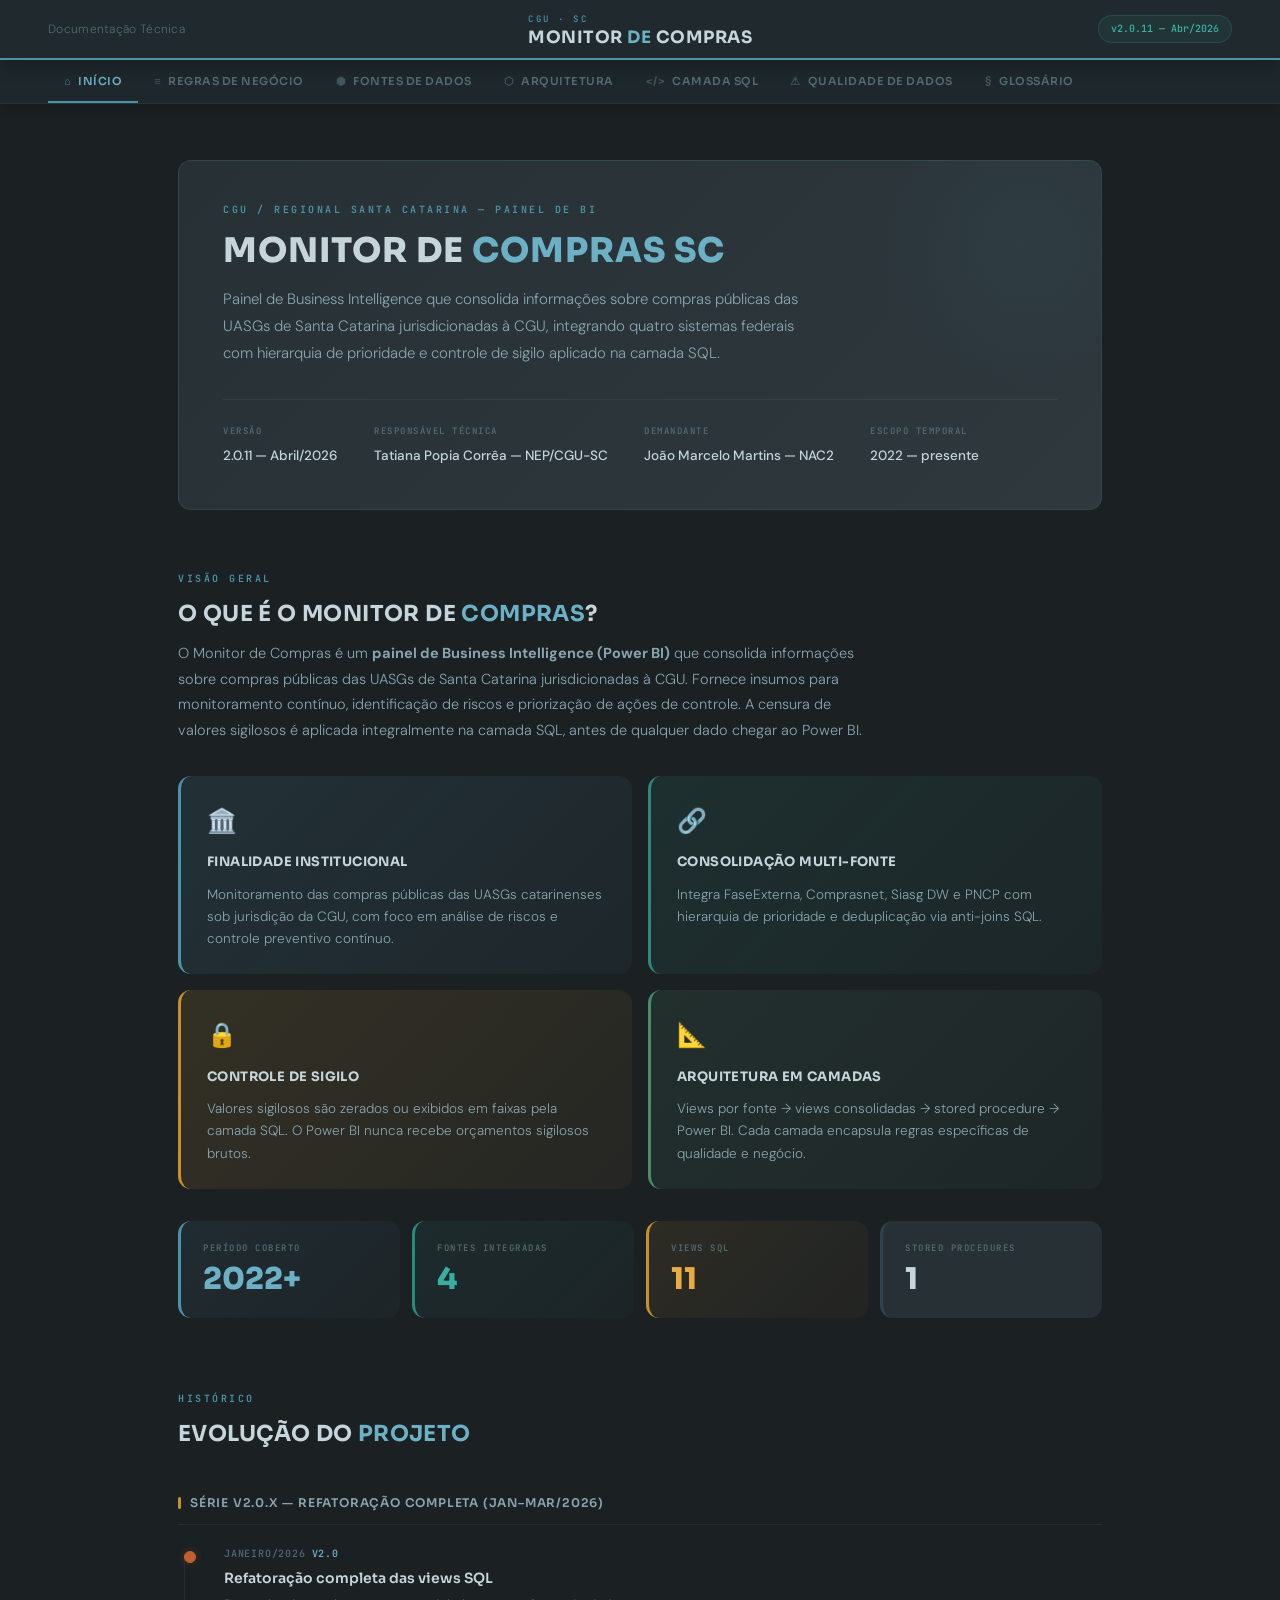
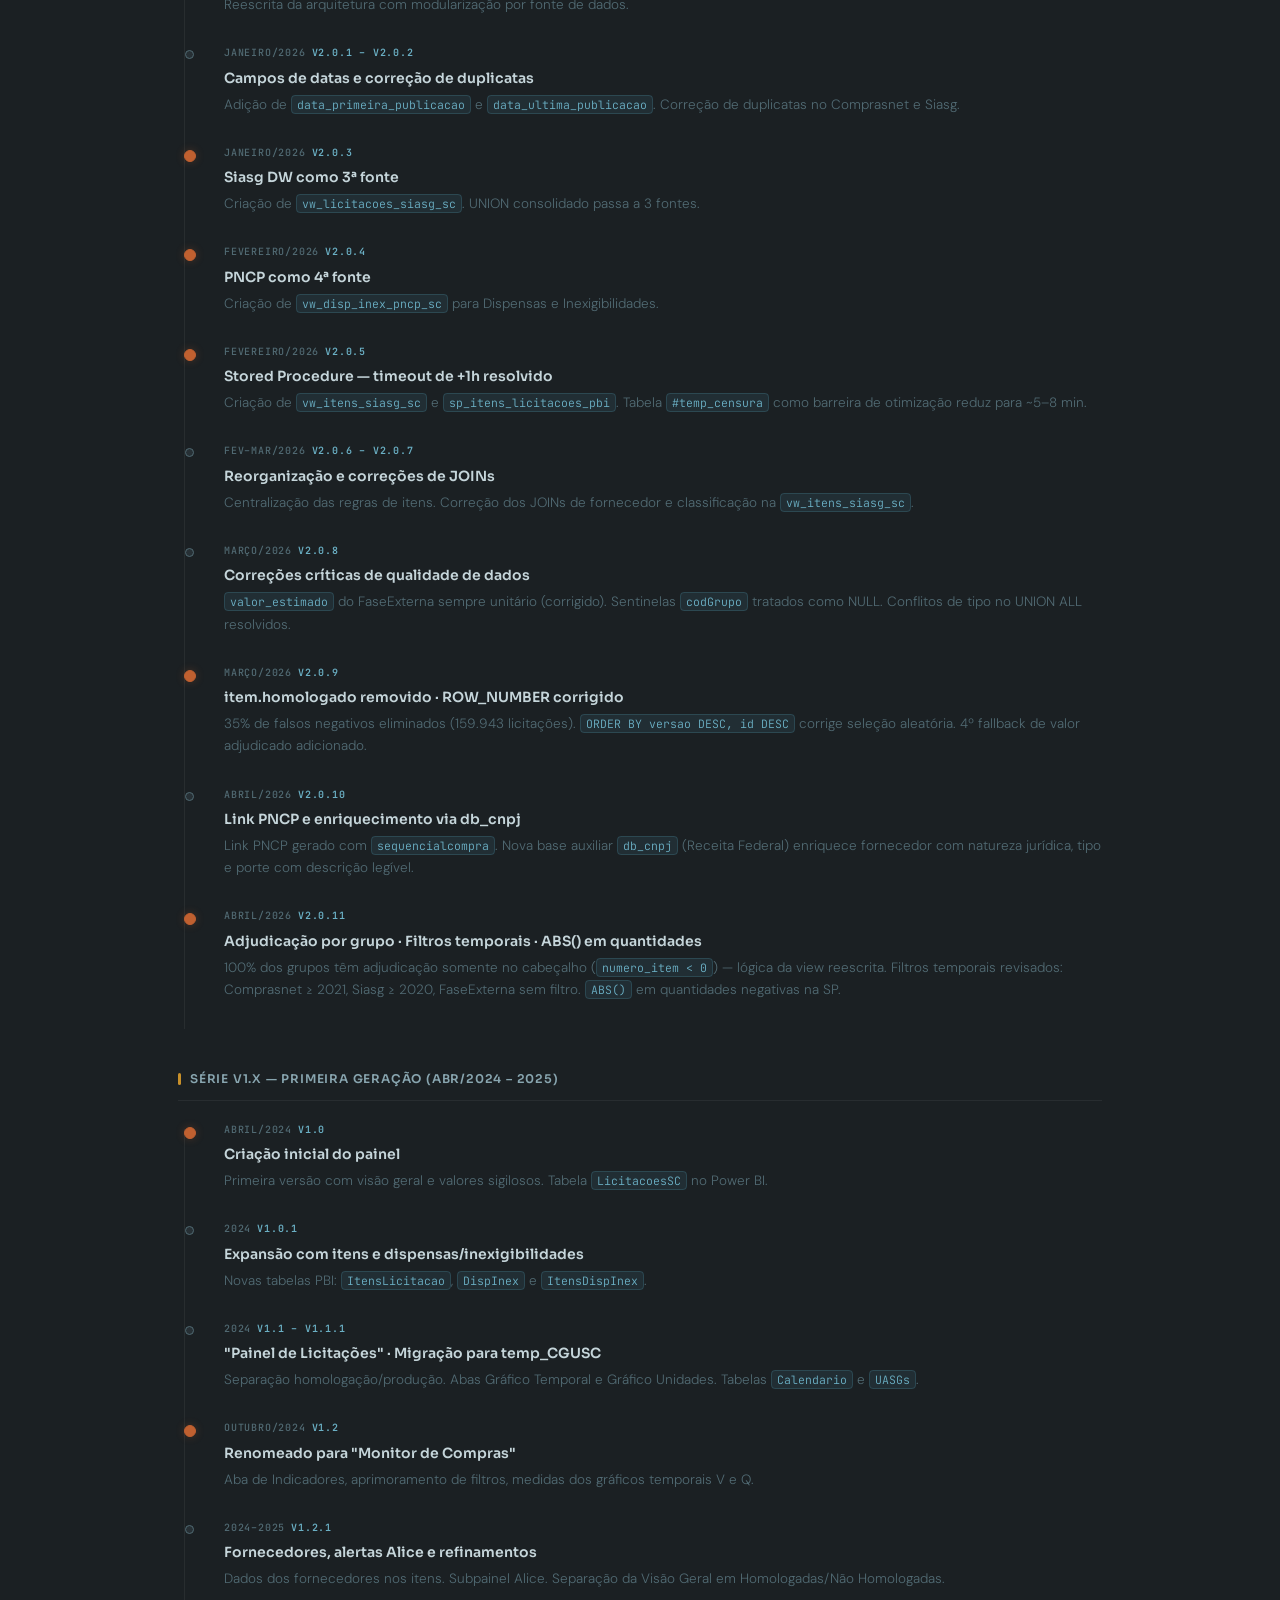
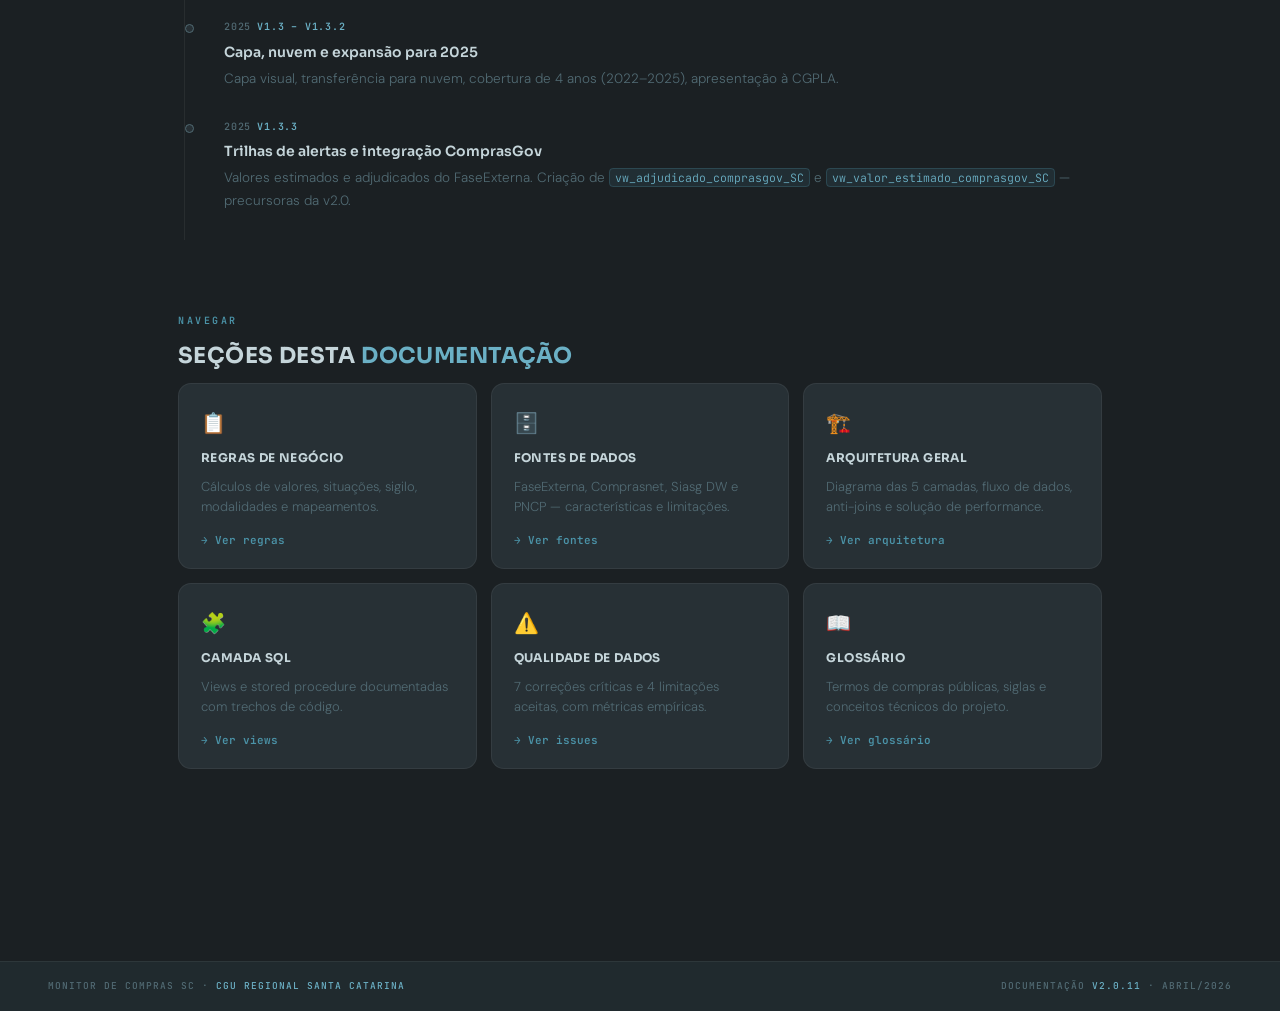
<file: index.html>
<!DOCTYPE html>
<html lang="pt-BR">
<head>
  <meta charset="UTF-8">
  <meta name="viewport" content="width=device-width, initial-scale=1.0">
  <title>Monitor de Compras SC — Documentação</title>
  <link rel="stylesheet" href="style.css">
</head>
<body>

<!-- ── HEADER ─────────────────────────────────────────── -->
<header class="site-header">
  <!-- Esquerda: "Documentação Técnica" (some em telas pequenas) -->
  <span class="header-doc-label">Documentação Técnica</span>

  <!-- Centro: CGU·SC + Monitor de Compras, alinhados à esquerda entre si -->
  <a class="header-brand" href="index.html">
    <div class="brand-meta">
      <span class="brand-label">CGU · SC</span>
      <span class="brand-title">Monitor <em>de</em> Compras</span>
    </div>
  </a>

  <!-- Direita: versão -->
  <div class="header-right">
    <span class="version-pill">v2.0.11 — Abr/2026</span>
  </div>
</header>

<!-- ── TABS ───────────────────────────────────────────── -->
<nav class="tab-nav">
  <a class="tab-link active" href="index.html"><span class="tab-icon">⌂</span> Início</a>
  <a class="tab-link" href="regras-negocio.html"><span class="tab-icon">≡</span> Regras de Negócio</a>
  <a class="tab-link" href="fontes-de-dados.html"><span class="tab-icon">⬢</span> Fontes de Dados</a>
  <a class="tab-link" href="arquitetura.html"><span class="tab-icon">⬡</span> Arquitetura</a>
  <a class="tab-link" href="camada-sql.html"><span class="tab-icon">&lt;/&gt;</span> Camada SQL</a>
  <a class="tab-link" href="qualidade-dados.html"><span class="tab-icon">⚠</span> Qualidade de Dados</a>
  <a class="tab-link" href="glossario.html"><span class="tab-icon">§</span> Glossário</a>
</nav>

<!-- ── CONTEÚDO ───────────────────────────────────────── -->
<div class="page-wrap">

  <!-- HERO -->
  <div class="hero">
    <div class="hero-eyebrow">CGU / Regional Santa Catarina — Painel de BI</div>
    <div class="hero-title">Monitor de <span>Compras SC</span></div>
    <p class="hero-desc">
      Painel de Business Intelligence que consolida informações sobre compras públicas das
      UASGs de Santa Catarina jurisdicionadas à CGU, integrando quatro sistemas federais
      com hierarquia de prioridade e controle de sigilo aplicado na camada SQL.
    </p>
    <div class="hero-meta">
      <div class="hero-meta-item">
        <span class="lbl">Versão</span>
        <span class="val">2.0.11 — Abril/2026</span>
      </div>
      <div class="hero-meta-item">
        <span class="lbl">Responsável Técnica</span>
        <span class="val">Tatiana Popia Corrêa — NEP/CGU-SC</span>
      </div>
      <div class="hero-meta-item">
        <span class="lbl">Demandante</span>
        <span class="val">João Marcelo Martins — NAC2</span>
      </div>
      <div class="hero-meta-item">
        <span class="lbl">Escopo Temporal</span>
        <span class="val">2022 — presente</span>
      </div>
    </div>
  </div>

  <!-- VISÃO GERAL -->
  <div class="section">
    <div class="section-eyebrow">Visão Geral</div>
    <h2 class="section-title">O que é o Monitor de <em>Compras</em>?</h2>
    <p class="section-desc">
      O Monitor de Compras é um <strong>painel de Business Intelligence (Power BI)</strong>
      que consolida informações sobre compras públicas das UASGs de Santa Catarina
      jurisdicionadas à CGU. Fornece insumos para monitoramento contínuo, identificação
      de riscos e priorização de ações de controle. A censura de valores sigilosos é
      aplicada integralmente na camada SQL, antes de qualquer dado chegar ao Power BI.
    </p>

    <!-- 4 feature cards — cada um com cor diferente -->
    <div class="feat-grid">
      <div class="feat-card feat-blue">
        <span class="feat-icon">🏛️</span>
        <div class="feat-title">Finalidade Institucional</div>
        <p class="feat-text">
          Monitoramento das compras públicas das UASGs catarinenses sob jurisdição
          da CGU, com foco em análise de riscos e controle preventivo contínuo.
        </p>
      </div>
      <div class="feat-card feat-teal">
        <span class="feat-icon">🔗</span>
        <div class="feat-title">Consolidação Multi-Fonte</div>
        <p class="feat-text">
          Integra FaseExterna, Comprasnet, Siasg DW e PNCP com hierarquia de
          prioridade e deduplicação via anti-joins SQL.
        </p>
      </div>
      <div class="feat-card feat-amber">
        <span class="feat-icon">🔒</span>
        <div class="feat-title">Controle de Sigilo</div>
        <p class="feat-text">
          Valores sigilosos são zerados ou exibidos em faixas pela camada SQL.
          O Power BI nunca recebe orçamentos sigilosos brutos.
        </p>
      </div>
      <div class="feat-card feat-sage">
        <span class="feat-icon">📐</span>
        <div class="feat-title">Arquitetura em Camadas</div>
        <p class="feat-text">
          Views por fonte → views consolidadas → stored procedure → Power BI.
          Cada camada encapsula regras específicas de qualidade e negócio.
        </p>
      </div>
    </div>

    <!-- 4 stat cards -->
    <div class="stat-row">
      <div class="stat-card blue">
        <span class="stat-label">Período coberto</span>
        <span class="stat-value">2022+</span>
      </div>
      <div class="stat-card teal">
        <span class="stat-label">Fontes integradas</span>
        <span class="stat-value">4</span>
      </div>
      <div class="stat-card amber">
        <span class="stat-label">Views SQL</span>
        <span class="stat-value">11</span>
      </div>
      <div class="stat-card neutral">
        <span class="stat-label">Stored Procedures</span>
        <span class="stat-value">1</span>
      </div>
    </div>
  </div>

  <!-- HISTÓRICO -->
  <div class="section">
    <div class="section-eyebrow">Histórico</div>
    <h2 class="section-title">Evolução do <em>Projeto</em></h2>

    <h3 class="sub-title">Série v2.0.x — Refatoração Completa (Jan–Mar/2026)</h3>
    <div class="timeline">
      <div class="tl-item major">
        <div class="tl-date">Janeiro/2026<span class="tl-version">v2.0</span></div>
        <div class="tl-title">Refatoração completa das views SQL</div>
        <div class="tl-desc">Reescrita da arquitetura com modularização por fonte de dados.</div>
      </div>
      <div class="tl-item">
        <div class="tl-date">Janeiro/2026<span class="tl-version">v2.0.1 – v2.0.2</span></div>
        <div class="tl-title">Campos de datas e correção de duplicatas</div>
        <div class="tl-desc">Adição de <code>data_primeira_publicacao</code> e <code>data_ultima_publicacao</code>. Correção de duplicatas no Comprasnet e Siasg.</div>
      </div>
      <div class="tl-item major">
        <div class="tl-date">Janeiro/2026<span class="tl-version">v2.0.3</span></div>
        <div class="tl-title">Siasg DW como 3ª fonte</div>
        <div class="tl-desc">Criação de <code>vw_licitacoes_siasg_sc</code>. UNION consolidado passa a 3 fontes.</div>
      </div>
      <div class="tl-item major">
        <div class="tl-date">Fevereiro/2026<span class="tl-version">v2.0.4</span></div>
        <div class="tl-title">PNCP como 4ª fonte</div>
        <div class="tl-desc">Criação de <code>vw_disp_inex_pncp_sc</code> para Dispensas e Inexigibilidades.</div>
      </div>
      <div class="tl-item major">
        <div class="tl-date">Fevereiro/2026<span class="tl-version">v2.0.5</span></div>
        <div class="tl-title">Stored Procedure — timeout de +1h resolvido</div>
        <div class="tl-desc">Criação de <code>vw_itens_siasg_sc</code> e <code>sp_itens_licitacoes_pbi</code>. Tabela <code>#temp_censura</code> como barreira de otimização reduz para ~5–8 min.</div>
      </div>
      <div class="tl-item">
        <div class="tl-date">Fev–Mar/2026<span class="tl-version">v2.0.6 – v2.0.7</span></div>
        <div class="tl-title">Reorganização e correções de JOINs</div>
        <div class="tl-desc">Centralização das regras de itens. Correção dos JOINs de fornecedor e classificação na <code>vw_itens_siasg_sc</code>.</div>
      </div>
      <div class="tl-item">
        <div class="tl-date">Março/2026<span class="tl-version">v2.0.8</span></div>
        <div class="tl-title">Correções críticas de qualidade de dados</div>
        <div class="tl-desc"><code>valor_estimado</code> do FaseExterna sempre unitário (corrigido). Sentinelas <code>codGrupo</code> tratados como NULL. Conflitos de tipo no UNION ALL resolvidos.</div>
      </div>
      <div class="tl-item major">
        <div class="tl-date">Março/2026<span class="tl-version">v2.0.9</span></div>
        <div class="tl-title">item.homologado removido · ROW_NUMBER corrigido</div>
        <div class="tl-desc">35% de falsos negativos eliminados (159.943 licitações). <code>ORDER BY versao DESC, id DESC</code> corrige seleção aleatória. 4º fallback de valor adjudicado adicionado.</div>
      </div>
      <div class="tl-item">
        <div class="tl-date">Abril/2026<span class="tl-version">v2.0.10</span></div>
        <div class="tl-title">Link PNCP e enriquecimento via db_cnpj</div>
        <div class="tl-desc">Link PNCP gerado com <code>sequencialcompra</code>. Nova base auxiliar <code>db_cnpj</code> (Receita Federal) enriquece fornecedor com natureza jurídica, tipo e porte com descrição legível.</div>
      </div>
      <div class="tl-item major">
        <div class="tl-date">Abril/2026<span class="tl-version">v2.0.11</span></div>
        <div class="tl-title">Adjudicação por grupo · Filtros temporais · ABS() em quantidades</div>
        <div class="tl-desc">100% dos grupos têm adjudicação somente no cabeçalho (<code>numero_item &lt; 0</code>) — lógica da view reescrita. Filtros temporais revisados: Comprasnet ≥ 2021, Siasg ≥ 2020, FaseExterna sem filtro. <code>ABS()</code> em quantidades negativas na SP.</div>
      </div>
    </div>

    <h3 class="sub-title">Série v1.x — Primeira Geração (Abr/2024 – 2025)</h3>
    <div class="timeline">
      <div class="tl-item major">
        <div class="tl-date">Abril/2024<span class="tl-version">v1.0</span></div>
        <div class="tl-title">Criação inicial do painel</div>
        <div class="tl-desc">Primeira versão com visão geral e valores sigilosos. Tabela <code>LicitacoesSC</code> no Power BI.</div>
      </div>
      <div class="tl-item">
        <div class="tl-date">2024<span class="tl-version">v1.0.1</span></div>
        <div class="tl-title">Expansão com itens e dispensas/inexigibilidades</div>
        <div class="tl-desc">Novas tabelas PBI: <code>ItensLicitacao</code>, <code>DispInex</code> e <code>ItensDispInex</code>.</div>
      </div>
      <div class="tl-item">
        <div class="tl-date">2024<span class="tl-version">v1.1 – v1.1.1</span></div>
        <div class="tl-title">"Painel de Licitações" · Migração para temp_CGUSC</div>
        <div class="tl-desc">Separação homologação/produção. Abas Gráfico Temporal e Gráfico Unidades. Tabelas <code>Calendario</code> e <code>UASGs</code>.</div>
      </div>
      <div class="tl-item major">
        <div class="tl-date">Outubro/2024<span class="tl-version">v1.2</span></div>
        <div class="tl-title">Renomeado para "Monitor de Compras"</div>
        <div class="tl-desc">Aba de Indicadores, aprimoramento de filtros, medidas dos gráficos temporais V e Q.</div>
      </div>
      <div class="tl-item">
        <div class="tl-date">2024–2025<span class="tl-version">v1.2.1</span></div>
        <div class="tl-title">Fornecedores, alertas Alice e refinamentos</div>
        <div class="tl-desc">Dados dos fornecedores nos itens. Subpainel Alice. Separação da Visão Geral em Homologadas/Não Homologadas.</div>
      </div>
      <div class="tl-item">
        <div class="tl-date">2025<span class="tl-version">v1.3 – v1.3.2</span></div>
        <div class="tl-title">Capa, nuvem e expansão para 2025</div>
        <div class="tl-desc">Capa visual, transferência para nuvem, cobertura de 4 anos (2022–2025), apresentação à CGPLA.</div>
      </div>
      <div class="tl-item">
        <div class="tl-date">2025<span class="tl-version">v1.3.3</span></div>
        <div class="tl-title">Trilhas de alertas e integração ComprasGov</div>
        <div class="tl-desc">Valores estimados e adjudicados do FaseExterna. Criação de <code>vw_adjudicado_comprasgov_SC</code> e <code>vw_valor_estimado_comprasgov_SC</code> — precursoras da v2.0.</div>
      </div>
    </div>
  </div>

  <!-- NAVEGAÇÃO -->
  <div class="section">
    <div class="section-eyebrow">Navegar</div>
    <h2 class="section-title">Seções desta <em>Documentação</em></h2>

    <div class="nav-cards">
      <a class="nav-card" href="regras-negocio.html">
        <span class="nc-icon">📋</span>
        <div class="nc-title">Regras de Negócio</div>
        <p class="nc-desc">Cálculos de valores, situações, sigilo, modalidades e mapeamentos.</p>
        <div class="nc-arrow">→ Ver regras</div>
      </a>
      <a class="nav-card" href="fontes-de-dados.html">
        <span class="nc-icon">🗄️</span>
        <div class="nc-title">Fontes de Dados</div>
        <p class="nc-desc">FaseExterna, Comprasnet, Siasg DW e PNCP — características e limitações.</p>
        <div class="nc-arrow">→ Ver fontes</div>
      </a>
      <a class="nav-card" href="arquitetura.html">
        <span class="nc-icon">🏗️</span>
        <div class="nc-title">Arquitetura Geral</div>
        <p class="nc-desc">Diagrama das 5 camadas, fluxo de dados, anti-joins e solução de performance.</p>
        <div class="nc-arrow">→ Ver arquitetura</div>
      </a>
      <a class="nav-card" href="camada-sql.html">
        <span class="nc-icon">🧩</span>
        <div class="nc-title">Camada SQL</div>
        <p class="nc-desc">Views e stored procedure documentadas com trechos de código.</p>
        <div class="nc-arrow">→ Ver views</div>
      </a>
      <a class="nav-card" href="qualidade-dados.html">
        <span class="nc-icon">⚠️</span>
        <div class="nc-title">Qualidade de Dados</div>
        <p class="nc-desc">7 correções críticas e 4 limitações aceitas, com métricas empíricas.</p>
        <div class="nc-arrow">→ Ver issues</div>
      </a>
      <a class="nav-card" href="glossario.html">
        <span class="nc-icon">📖</span>
        <div class="nc-title">Glossário</div>
        <p class="nc-desc">Termos de compras públicas, siglas e conceitos técnicos do projeto.</p>
        <div class="nc-arrow">→ Ver glossário</div>
      </a>
    </div>
  </div>

</div><!-- /page-wrap -->

<footer class="page-footer">
  <div>Monitor de Compras SC · <span>CGU Regional Santa Catarina</span></div>
  <div>Documentação <span>v2.0.11</span> · Abril/2026</div>
</footer>

</body>
</html>
</file>
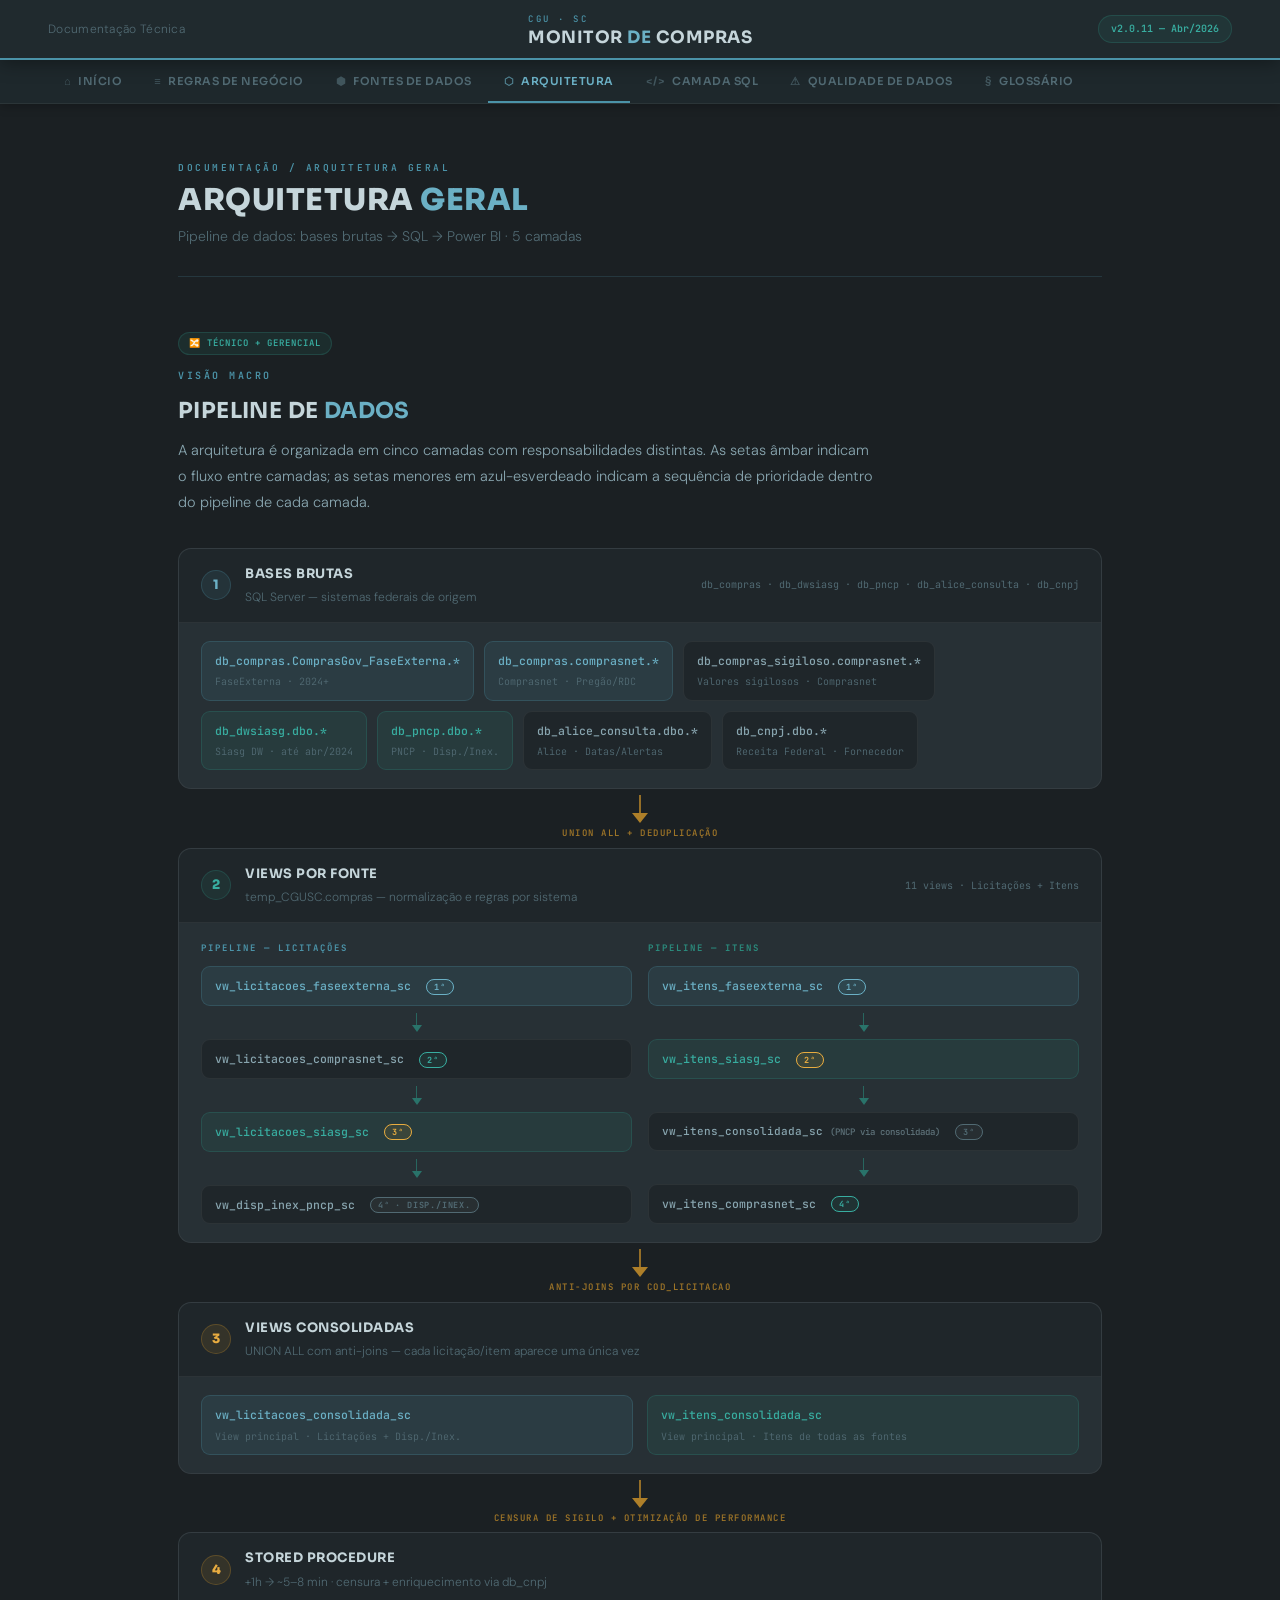
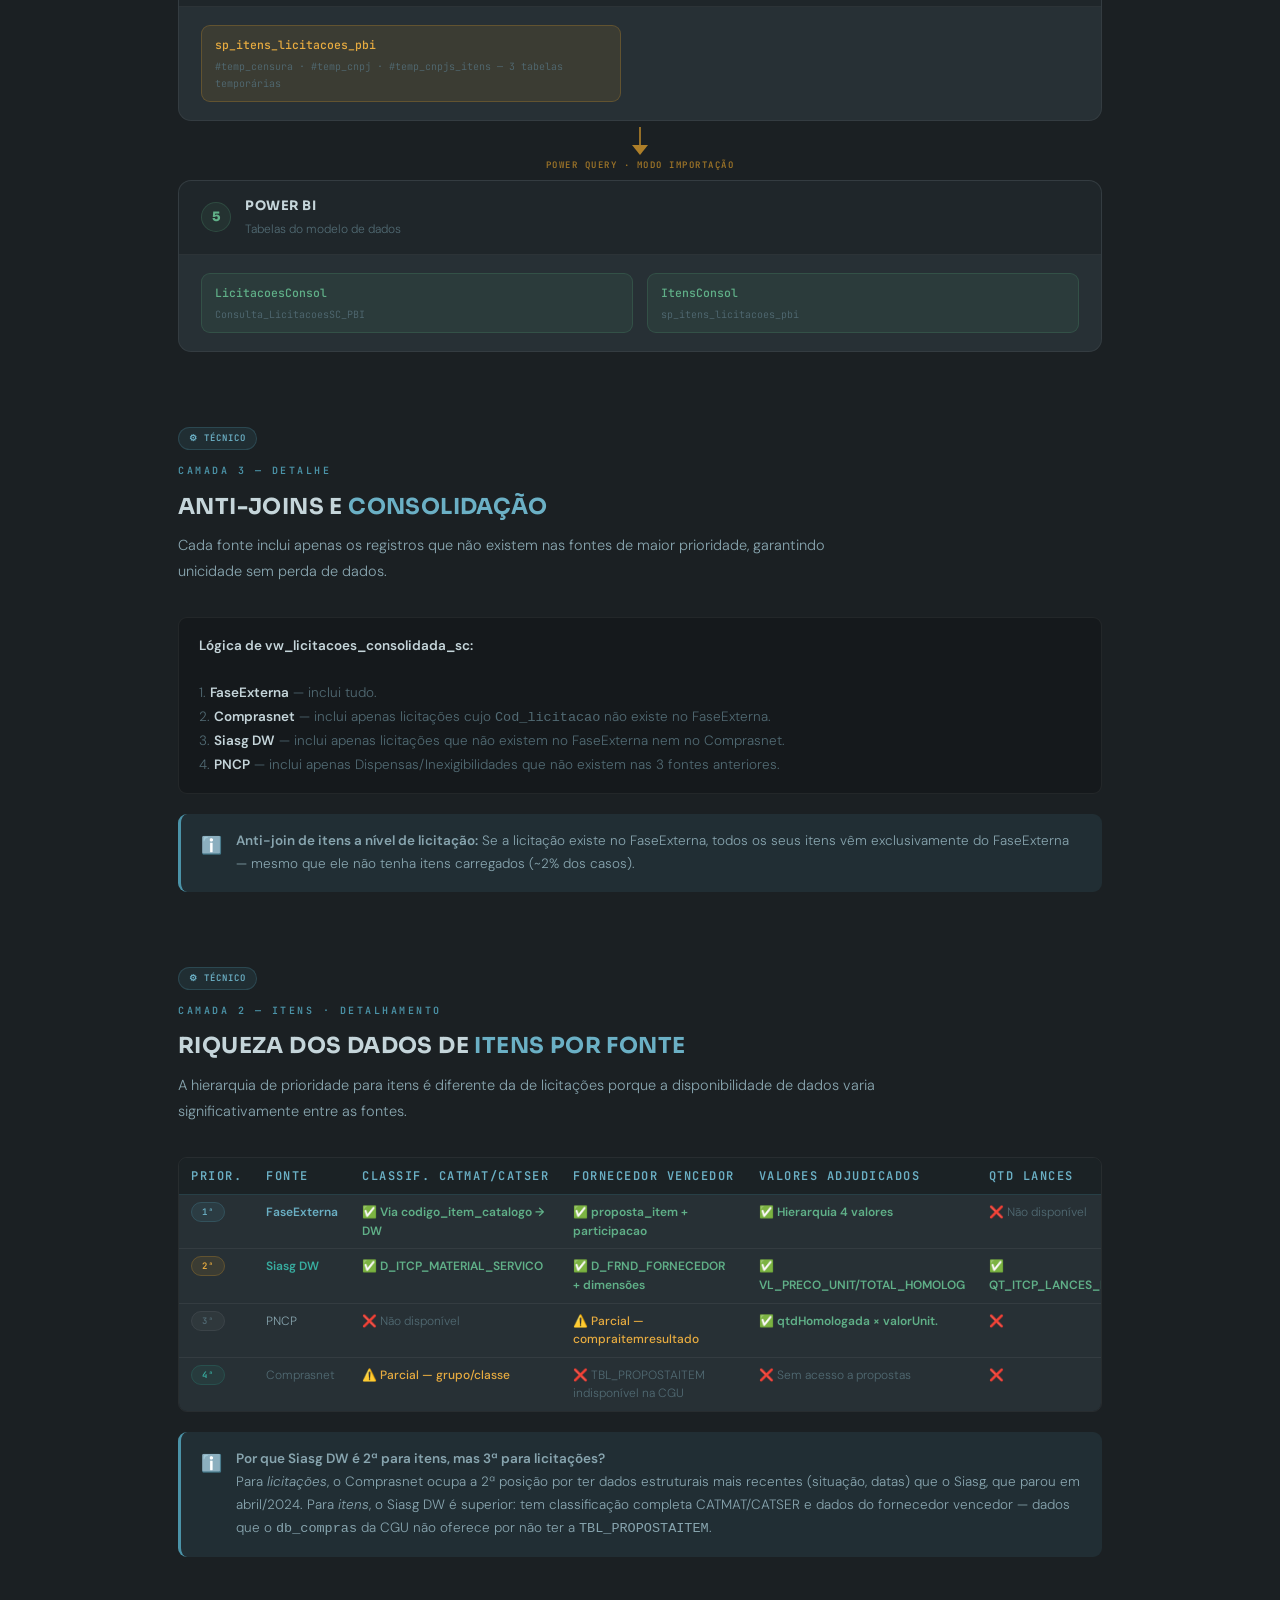
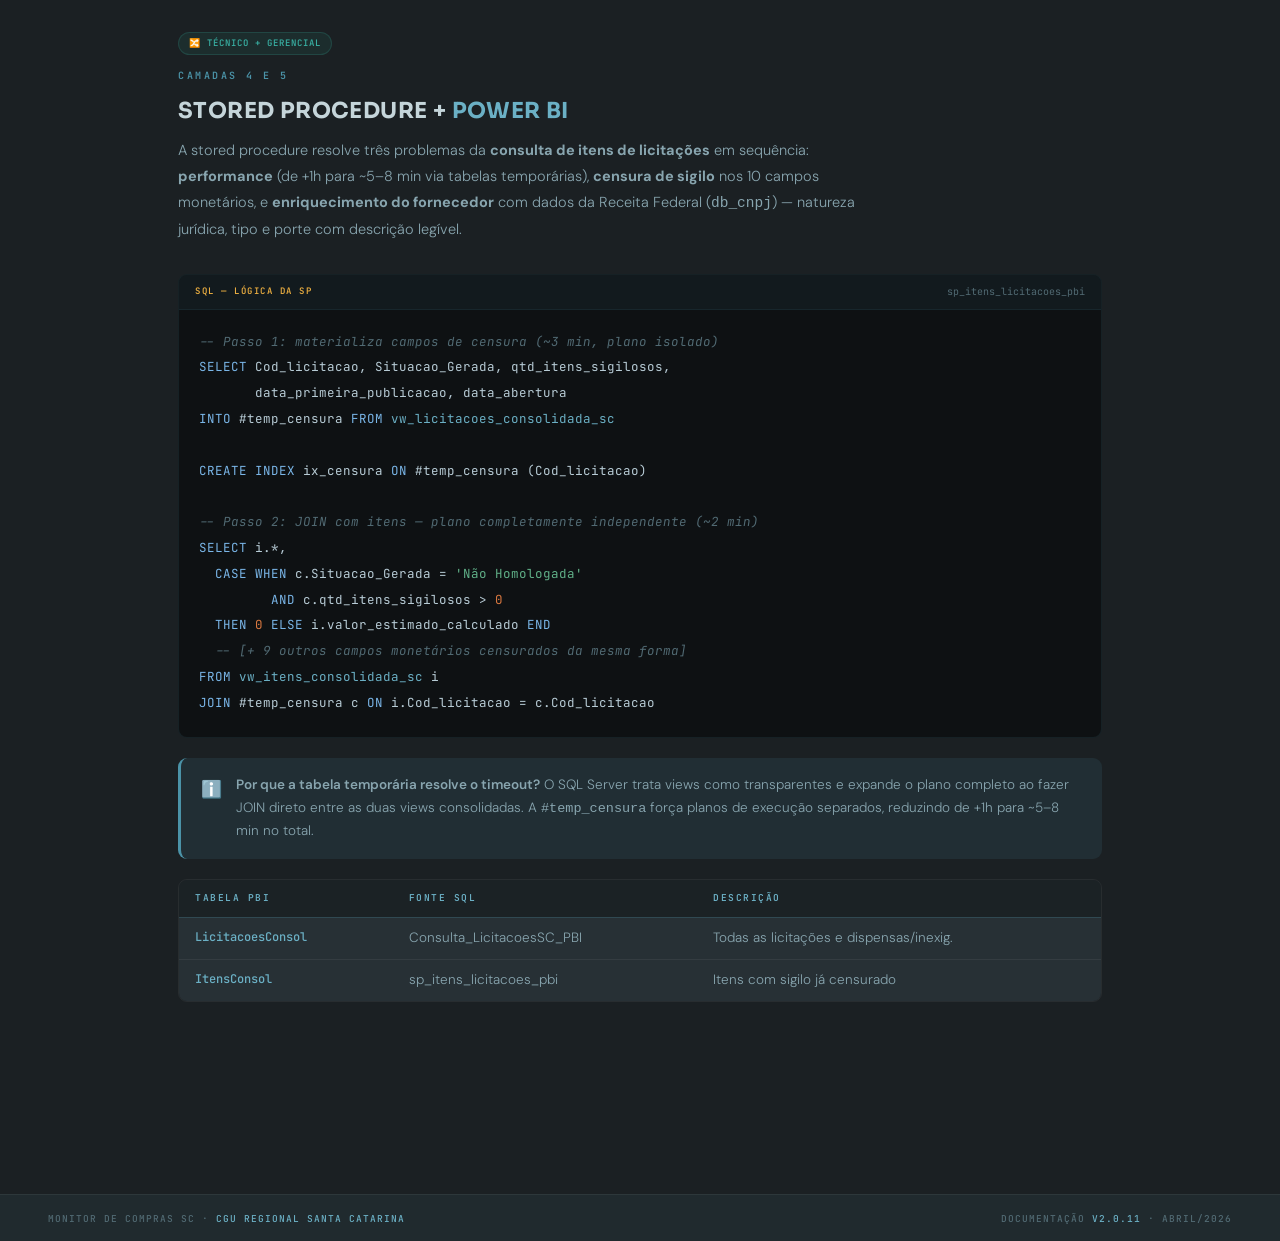
<file: arquitetura.html>
<!DOCTYPE html>
<html lang="pt-BR">
<head>
  <meta charset="UTF-8">
  <meta name="viewport" content="width=device-width, initial-scale=1.0">
  <title>Arquitetura — Monitor de Compras SC</title>
  <link rel="stylesheet" href="style.css">
<style>.richness-table td, .richness-table th { font-size: 12px !important; padding: 8px 12px !important; } .richness-table td:first-child { font-size: 11px !important; }</style>
</head>
<body>

<header class="site-header">
  <span class="header-doc-label">Documentação Técnica</span>
  <a class="header-brand" href="index.html">
    <div class="brand-meta">
      <span class="brand-label">CGU · SC</span>
      <span class="brand-title">Monitor <em>de</em> Compras</span>
    </div>
  </a>
  <div class="header-right"><span class="version-pill">v2.0.11 — Abr/2026</span></div>
</header>

<nav class="tab-nav">
  <a class="tab-link" href="index.html"><span class="tab-icon">⌂</span> Início</a>
  <a class="tab-link" href="regras-negocio.html"><span class="tab-icon">≡</span> Regras de Negócio</a>
  <a class="tab-link" href="fontes-de-dados.html"><span class="tab-icon">⬢</span> Fontes de Dados</a>
  <a class="tab-link active" href="arquitetura.html"><span class="tab-icon">⬡</span> Arquitetura</a>
  <a class="tab-link" href="camada-sql.html"><span class="tab-icon">&lt;/&gt;</span> Camada SQL</a>
  <a class="tab-link" href="qualidade-dados.html"><span class="tab-icon">⚠</span> Qualidade de Dados</a>
  <a class="tab-link" href="glossario.html"><span class="tab-icon">§</span> Glossário</a>
</nav>

<div class="page-wrap">

  <div class="page-top">
    <div class="page-eyebrow">Documentação / Arquitetura Geral</div>
    <h1 class="page-title">Arquitetura <em>Geral</em></h1>
    <p class="page-subtitle">Pipeline de dados: bases brutas → SQL → Power BI · 5 camadas</p>
  </div>

  <!-- PIPELINE PRINCIPAL -->
  <div class="section">
    <span class="badge badge-hibrido">🔀 Técnico + Gerencial</span>
    <div class="section-eyebrow">Visão Macro</div>
    <h2 class="section-title">Pipeline de <em>Dados</em></h2>
    <p class="section-desc">A arquitetura é organizada em cinco camadas com responsabilidades distintas. As setas âmbar indicam o fluxo entre camadas; as setas menores em azul-esverdeado indicam a sequência de prioridade dentro do pipeline de cada camada.</p>

    <div class="pipeline-wrap">

      <!-- 1ª Camada -->
      <div class="pipe-layer">
        <div class="pipe-layer-header">
          <div class="pipe-layer-num" style="background:var(--blue-bg);border:1px solid var(--blue-bdr);color:var(--blue-lt);">1</div>
          <div>
            <div class="pipe-layer-title">Bases Brutas</div>
            <div style="font-size:12px;font-weight:300;color:var(--text-muted);margin-top:2px;">SQL Server — sistemas federais de origem</div>
          </div>
          <span class="pipe-layer-sub">db_compras · db_dwsiasg · db_pncp · db_alice_consulta · db_cnpj</span>
        </div>
        <div class="pipe-layer-body">
          <div style="display:flex;gap:10px;flex-wrap:wrap;">
            <div class="pipe-view blue">db_compras.ComprasGov_FaseExterna.*<div style="font-size:10px;color:var(--text-muted);margin-top:3px;font-weight:300;">FaseExterna · 2024+</div></div>
            <div class="pipe-view blue">db_compras.comprasnet.*<div style="font-size:10px;color:var(--text-muted);margin-top:3px;font-weight:300;">Comprasnet · Pregão/RDC</div></div>
            <div class="pipe-view">db_compras_sigiloso.comprasnet.*<div style="font-size:10px;color:var(--text-muted);margin-top:3px;font-weight:300;">Valores sigilosos · Comprasnet</div></div>
            <div class="pipe-view teal">db_dwsiasg.dbo.*<div style="font-size:10px;color:var(--text-muted);margin-top:3px;font-weight:300;">Siasg DW · até abr/2024</div></div>
            <div class="pipe-view teal">db_pncp.dbo.*<div style="font-size:10px;color:var(--text-muted);margin-top:3px;font-weight:300;">PNCP · Disp./Inex.</div></div>
            <div class="pipe-view">db_alice_consulta.dbo.*<div style="font-size:10px;color:var(--text-muted);margin-top:3px;font-weight:300;">Alice · Datas/Alertas</div></div>
            <div class="pipe-view">db_cnpj.dbo.*<div style="font-size:10px;color:var(--text-muted);margin-top:3px;font-weight:300;">Receita Federal · Fornecedor</div></div>
          </div>
        </div>
      </div>

      <div class="pipe-arrow-big">
        <div class="arrow-line"></div>
        <div class="arrow-head"></div>
        <div class="pipe-arrow-label">UNION ALL + Deduplicação</div>
      </div>

      <!-- 2ª Camada -->
      <div class="pipe-layer">
        <div class="pipe-layer-header">
          <div class="pipe-layer-num" style="background:var(--teal-bg);border:1px solid var(--teal-bdr);color:var(--teal-lt);">2</div>
          <div>
            <div class="pipe-layer-title">Views por Fonte</div>
            <div style="font-size:12px;font-weight:300;color:var(--text-muted);margin-top:2px;">temp_CGUSC.compras — normalização e regras por sistema</div>
          </div>
          <span class="pipe-layer-sub">11 views · Licitações + Itens</span>
        </div>
        <div class="pipe-layer-body">
          <div class="pipe-views-grid">

            <!-- Pipeline licitações -->
            <div class="pipe-col">
              <div class="pipe-col-label" style="color:var(--blue);">Pipeline — Licitações</div>
              <div class="pipe-view blue">vw_licitacoes_faseexterna_sc <span class="pipe-priority p1">1ª</span></div>
              <div class="pipe-arrow-small-wrap"><div style="display:flex;flex-direction:column;align-items:center;padding:4px 0;"><div style="width:1px;height:12px;background:var(--teal);opacity:.6;"></div><div style="width:0;height:0;border-left:5px solid transparent;border-right:5px solid transparent;border-top:7px solid var(--teal);opacity:.75;"></div></div></div>
              <div class="pipe-view">vw_licitacoes_comprasnet_sc <span class="pipe-priority p2">2ª</span></div>
              <div class="pipe-arrow-small-wrap"><div style="display:flex;flex-direction:column;align-items:center;padding:4px 0;"><div style="width:1px;height:12px;background:var(--teal);opacity:.6;"></div><div style="width:0;height:0;border-left:5px solid transparent;border-right:5px solid transparent;border-top:7px solid var(--teal);opacity:.75;"></div></div></div>
              <div class="pipe-view teal">vw_licitacoes_siasg_sc <span class="pipe-priority p3">3ª</span></div>
              <div class="pipe-arrow-small-wrap"><div style="display:flex;flex-direction:column;align-items:center;padding:4px 0;"><div style="width:1px;height:12px;background:var(--teal);opacity:.6;"></div><div style="width:0;height:0;border-left:5px solid transparent;border-right:5px solid transparent;border-top:7px solid var(--teal);opacity:.75;"></div></div></div>
              <div class="pipe-view">vw_disp_inex_pncp_sc <span class="pipe-priority p4">4ª · Disp./Inex.</span></div>
            </div>

            <!-- Pipeline itens -->
            <div class="pipe-col">
              <div class="pipe-col-label" style="color:var(--teal);">Pipeline — Itens</div>
              <div class="pipe-view blue">vw_itens_faseexterna_sc <span class="pipe-priority p1">1ª</span></div>
              <div class="pipe-arrow-small-wrap"><div style="display:flex;flex-direction:column;align-items:center;padding:4px 0;"><div style="width:1px;height:12px;background:var(--teal);opacity:.6;"></div><div style="width:0;height:0;border-left:5px solid transparent;border-right:5px solid transparent;border-top:7px solid var(--teal);opacity:.75;"></div></div></div>
              <div class="pipe-view teal">vw_itens_siasg_sc <span class="pipe-priority p3">2ª</span></div>
              <div class="pipe-arrow-small-wrap"><div style="display:flex;flex-direction:column;align-items:center;padding:4px 0;"><div style="width:1px;height:12px;background:var(--teal);opacity:.6;"></div><div style="width:0;height:0;border-left:5px solid transparent;border-right:5px solid transparent;border-top:7px solid var(--teal);opacity:.75;"></div></div></div>
              <div class="pipe-view" style="font-size:11px;">vw_itens_consolidada_sc <span style="font-size:9px;opacity:.6;">(PNCP via consolidada)</span> <span class="pipe-priority p4">3ª</span></div>
              <div class="pipe-arrow-small-wrap"><div style="display:flex;flex-direction:column;align-items:center;padding:4px 0;"><div style="width:1px;height:12px;background:var(--teal);opacity:.6;"></div><div style="width:0;height:0;border-left:5px solid transparent;border-right:5px solid transparent;border-top:7px solid var(--teal);opacity:.75;"></div></div></div>
              <div class="pipe-view">vw_itens_comprasnet_sc <span class="pipe-priority p2">4ª</span></div>
            </div>
          </div>
        </div>
      </div>

      <div class="pipe-arrow-big">
        <div class="arrow-line"></div>
        <div class="arrow-head"></div>
        <div class="pipe-arrow-label">Anti-joins por Cod_licitacao</div>
      </div>

      <!-- 3ª Camada -->
      <div class="pipe-layer">
        <div class="pipe-layer-header">
          <div class="pipe-layer-num" style="background:var(--amber-bg);border:1px solid var(--amber-bdr);color:var(--amber-lt);">3</div>
          <div>
            <div class="pipe-layer-title">Views Consolidadas</div>
            <div style="font-size:12px;font-weight:300;color:var(--text-muted);margin-top:2px;">UNION ALL com anti-joins — cada licitação/item aparece uma única vez</div>
          </div>
        </div>
        <div class="pipe-layer-body">
          <div style="display:flex;gap:14px;flex-wrap:wrap;">
            <div class="pipe-view blue" style="flex:1;min-width:260px;">vw_licitacoes_consolidada_sc<div style="font-size:10px;color:var(--text-muted);margin-top:3px;font-weight:300;">View principal · Licitações + Disp./Inex.</div></div>
            <div class="pipe-view teal" style="flex:1;min-width:260px;">vw_itens_consolidada_sc<div style="font-size:10px;color:var(--text-muted);margin-top:3px;font-weight:300;">View principal · Itens de todas as fontes</div></div>
          </div>
        </div>
      </div>

      <div class="pipe-arrow-big">
        <div class="arrow-line"></div>
        <div class="arrow-head"></div>
        <div class="pipe-arrow-label">Censura de Sigilo + Otimização de Performance</div>
      </div>

      <!-- 4ª Camada -->
      <div class="pipe-layer">
        <div class="pipe-layer-header">
          <div class="pipe-layer-num" style="background:var(--amber-bg);border:1px solid var(--amber-bdr);color:var(--amber-lt);">4</div>
          <div>
            <div class="pipe-layer-title">Stored Procedure</div>
            <div style="font-size:12px;font-weight:300;color:var(--text-muted);margin-top:2px;">+1h → ~5–8 min · censura + enriquecimento via db_cnpj</div>
          </div>
        </div>
        <div class="pipe-layer-body">
          <div class="pipe-view amber" style="max-width:420px;">sp_itens_licitacoes_pbi<div style="font-size:10px;color:var(--text-muted);margin-top:3px;font-weight:300;">#temp_censura · #temp_cnpj · #temp_cnpjs_itens — 3 tabelas temporárias</div></div>
        </div>
      </div>

      <div class="pipe-arrow-big">
        <div class="arrow-line"></div>
        <div class="arrow-head"></div>
        <div class="pipe-arrow-label">Power Query · Modo Importação</div>
      </div>

      <!-- 5ª Camada -->
      <div class="pipe-layer">
        <div class="pipe-layer-header">
          <div class="pipe-layer-num" style="background:var(--sage-bg);border:1px solid var(--sage-bdr);color:var(--sage-lt);">5</div>
          <div>
            <div class="pipe-layer-title">Power BI</div>
            <div style="font-size:12px;font-weight:300;color:var(--text-muted);margin-top:2px;">Tabelas do modelo de dados</div>
          </div>
        </div>
        <div class="pipe-layer-body">
          <div style="display:flex;gap:14px;flex-wrap:wrap;">
            <div class="pipe-view" style="flex:1;min-width:200px;border-color:var(--sage-bdr);color:var(--sage-lt);background:var(--sage-bg);">LicitacoesConsol<div style="font-size:10px;color:var(--text-muted);margin-top:3px;font-weight:300;">Consulta_LicitacoesSC_PBI</div></div>
            <div class="pipe-view" style="flex:1;min-width:200px;border-color:var(--sage-bdr);color:var(--sage-lt);background:var(--sage-bg);">ItensConsol<div style="font-size:10px;color:var(--text-muted);margin-top:3px;font-weight:300;">sp_itens_licitacoes_pbi</div></div>
          </div>
        </div>
      </div>

    </div><!-- /pipeline-wrap -->
  </div>

  <!-- ANTI-JOINS -->
  <div class="section">
    <span class="badge badge-tecnico">⚙ Técnico</span>
    <div class="section-eyebrow">Camada 3 — Detalhe</div>
    <h2 class="section-title">Anti-joins e <em>Consolidação</em></h2>
    <p class="section-desc">Cada fonte inclui apenas os registros que não existem nas fontes de maior prioridade, garantindo unicidade sem perda de dados.</p>

    <div class="anti-join-note">
      <strong>Lógica de vw_licitacoes_consolidada_sc:</strong><br><br>
      1. <strong>FaseExterna</strong> — inclui tudo.<br>
      2. <strong>Comprasnet</strong> — inclui apenas licitações cujo <code>Cod_licitacao</code> não existe no FaseExterna.<br>
      3. <strong>Siasg DW</strong> — inclui apenas licitações que não existem no FaseExterna nem no Comprasnet.<br>
      4. <strong>PNCP</strong> — inclui apenas Dispensas/Inexigibilidades que não existem nas 3 fontes anteriores.
    </div>

    <div class="callout callout-info">
      <span class="callout-icon">ℹ️</span>
      <div><strong>Anti-join de itens a nível de licitação:</strong> Se a licitação existe no FaseExterna, todos os seus itens vêm exclusivamente do FaseExterna — mesmo que ele não tenha itens carregados (~2% dos casos).</div>
    </div>
  </div>

  <!-- RIQUEZA DOS ITENS §17 -->
  <div class="section">
    <span class="badge badge-tecnico">⚙ Técnico</span>
    <div class="section-eyebrow">Camada 2 — Itens · Detalhamento</div>
    <h2 class="section-title">Riqueza dos Dados de <em>Itens por Fonte</em></h2>
    <p class="section-desc">A hierarquia de prioridade para itens é diferente da de licitações porque a disponibilidade de dados varia significativamente entre as fontes.</p>

    <div class="table-wrap richness-table">
      <table>
        <thead>
          <tr>
            <th>Prior.</th>
            <th>Fonte</th>
            <th>Classif. CATMAT/CATSER</th>
            <th>Fornecedor Vencedor</th>
            <th>Valores Adjudicados</th>
            <th>Qtd Lances</th>
            <th>Qtd Fornecedores</th>
          </tr>
        </thead>
        <tbody>
          <tr>
            <td><span class="source-priority p1" style="font-size:9px;">1ª</span></td>
            <td style="color:var(--blue-lt);font-weight:600;">FaseExterna</td>
            <td class="richness-yes">✅ Via codigo_item_catalogo → DW</td>
            <td class="richness-yes">✅ proposta_item + participacao</td>
            <td class="richness-yes">✅ Hierarquia 4 valores</td>
            <td class="richness-no">❌ Não disponível</td>
            <td class="richness-yes">✅ COUNT(proposta_item)</td>
          </tr>
          <tr>
            <td><span class="source-priority p3" style="font-size:9px;">2ª</span></td>
            <td style="color:var(--teal-lt);font-weight:600;">Siasg DW</td>
            <td class="richness-yes">✅ D_ITCP_MATERIAL_SERVICO</td>
            <td class="richness-yes">✅ D_FRND_FORNECEDOR + dimensões</td>
            <td class="richness-yes">✅ VL_PRECO_UNIT/TOTAL_HOMOLOG</td>
            <td class="richness-yes">✅ QT_ITCP_LANCES_ITEM</td>
            <td class="richness-yes">✅ COUNT(F_ITEM_FORNECEDOR)</td>
          </tr>
          <tr>
            <td><span class="source-priority p4" style="font-size:9px;">3ª</span></td>
            <td style="color:var(--text-mid);">PNCP</td>
            <td class="richness-no">❌ Não disponível</td>
            <td class="richness-part">⚠️ Parcial — compraitemresultado</td>
            <td class="richness-yes">✅ qtdHomologada × valorUnit.</td>
            <td class="richness-no">❌</td>
            <td class="richness-no">❌</td>
          </tr>
          <tr>
            <td><span class="source-priority p2" style="font-size:9px;">4ª</span></td>
            <td style="color:var(--text-muted);">Comprasnet</td>
            <td class="richness-part">⚠️ Parcial — grupo/classe</td>
            <td class="richness-no">❌ TBL_PROPOSTAITEM indisponível na CGU</td>
            <td class="richness-no">❌ Sem acesso a propostas</td>
            <td class="richness-no">❌</td>
            <td class="richness-no">❌</td>
          </tr>
        </tbody>
      </table>
    </div>

    <div class="callout callout-info">
      <span class="callout-icon">ℹ️</span>
      <div>
        <strong>Por que Siasg DW é 2ª para itens, mas 3ª para licitações?</strong><br>
        Para <em>licitações</em>, o Comprasnet ocupa a 2ª posição por ter dados estruturais mais recentes (situação, datas) que o Siasg, que parou em abril/2024. Para <em>itens</em>, o Siasg DW é superior: tem classificação completa CATMAT/CATSER e dados do fornecedor vencedor — dados que o <code>db_compras</code> da CGU não oferece por não ter a <code>TBL_PROPOSTAITEM</code>.
      </div>
    </div>
  </div>

  <!-- SP + POWER BI -->
  <div class="section">
    <span class="badge badge-hibrido">🔀 Técnico + Gerencial</span>
    <div class="section-eyebrow">Camadas 4 e 5</div>
    <h2 class="section-title">Stored Procedure + <em>Power BI</em></h2>
    <p class="section-desc">A stored procedure resolve três problemas da <strong>consulta de itens de licitações</strong> em sequência: <strong>performance</strong> (de +1h para ~5–8 min via tabelas temporárias), <strong>censura de sigilo</strong> nos 10 campos monetários, e <strong>enriquecimento do fornecedor</strong> com dados da Receita Federal (<code>db_cnpj</code>) — natureza jurídica, tipo e porte com descrição legível.</p>

    <div class="code-block">
      <div class="code-header">
        <span class="code-lang">SQL — Lógica da SP</span>
        <span class="code-label">sp_itens_licitacoes_pbi</span>
      </div>
      <pre><code><span class="cm">-- Passo 1: materializa campos de censura (~3 min, plano isolado)</span>
<span class="kw">SELECT</span> Cod_licitacao, Situacao_Gerada, qtd_itens_sigilosos,
       data_primeira_publicacao, data_abertura
<span class="kw">INTO</span> #temp_censura <span class="kw">FROM</span> <span class="tb">vw_licitacoes_consolidada_sc</span>

<span class="kw">CREATE INDEX</span> ix_censura <span class="kw">ON</span> #temp_censura (Cod_licitacao)

<span class="cm">-- Passo 2: JOIN com itens — plano completamente independente (~2 min)</span>
<span class="kw">SELECT</span> i.*,
  <span class="kw">CASE WHEN</span> c.Situacao_Gerada = <span class="str">'Não Homologada'</span>
         <span class="kw">AND</span> c.qtd_itens_sigilosos &gt; <span class="num">0</span>
  <span class="kw">THEN</span> <span class="num">0</span> <span class="kw">ELSE</span> i.valor_estimado_calculado <span class="kw">END</span>
  <span class="cm">-- [+ 9 outros campos monetários censurados da mesma forma]</span>
<span class="kw">FROM</span> <span class="tb">vw_itens_consolidada_sc</span> i
<span class="kw">JOIN</span> #temp_censura c <span class="kw">ON</span> i.Cod_licitacao = c.Cod_licitacao</code></pre>
    </div>

    <div class="callout callout-info">
      <span class="callout-icon">ℹ️</span>
      <div><strong>Por que a tabela temporária resolve o timeout?</strong> O SQL Server trata views como transparentes e expande o plano completo ao fazer JOIN direto entre as duas views consolidadas. A <code>#temp_censura</code> força planos de execução separados, reduzindo de +1h para ~5–8 min no total.</div>
    </div>

    <div class="table-wrap">
      <table>
        <thead><tr><th>Tabela PBI</th><th>Fonte SQL</th><th>Descrição</th></tr></thead>
        <tbody>
          <tr><td>LicitacoesConsol</td><td>Consulta_LicitacoesSC_PBI</td><td>Todas as licitações e dispensas/inexig.</td></tr>
          <tr><td>ItensConsol</td><td>sp_itens_licitacoes_pbi</td><td>Itens com sigilo já censurado</td></tr>
        </tbody>
      </table>
    </div>
  </div>

</div>
<footer class="page-footer">
  <div>Monitor de Compras SC · <span>CGU Regional Santa Catarina</span></div>
  <div>Documentação <span>v2.0.11</span> · Abril/2026</div>
</footer>
</body></html>
</file>
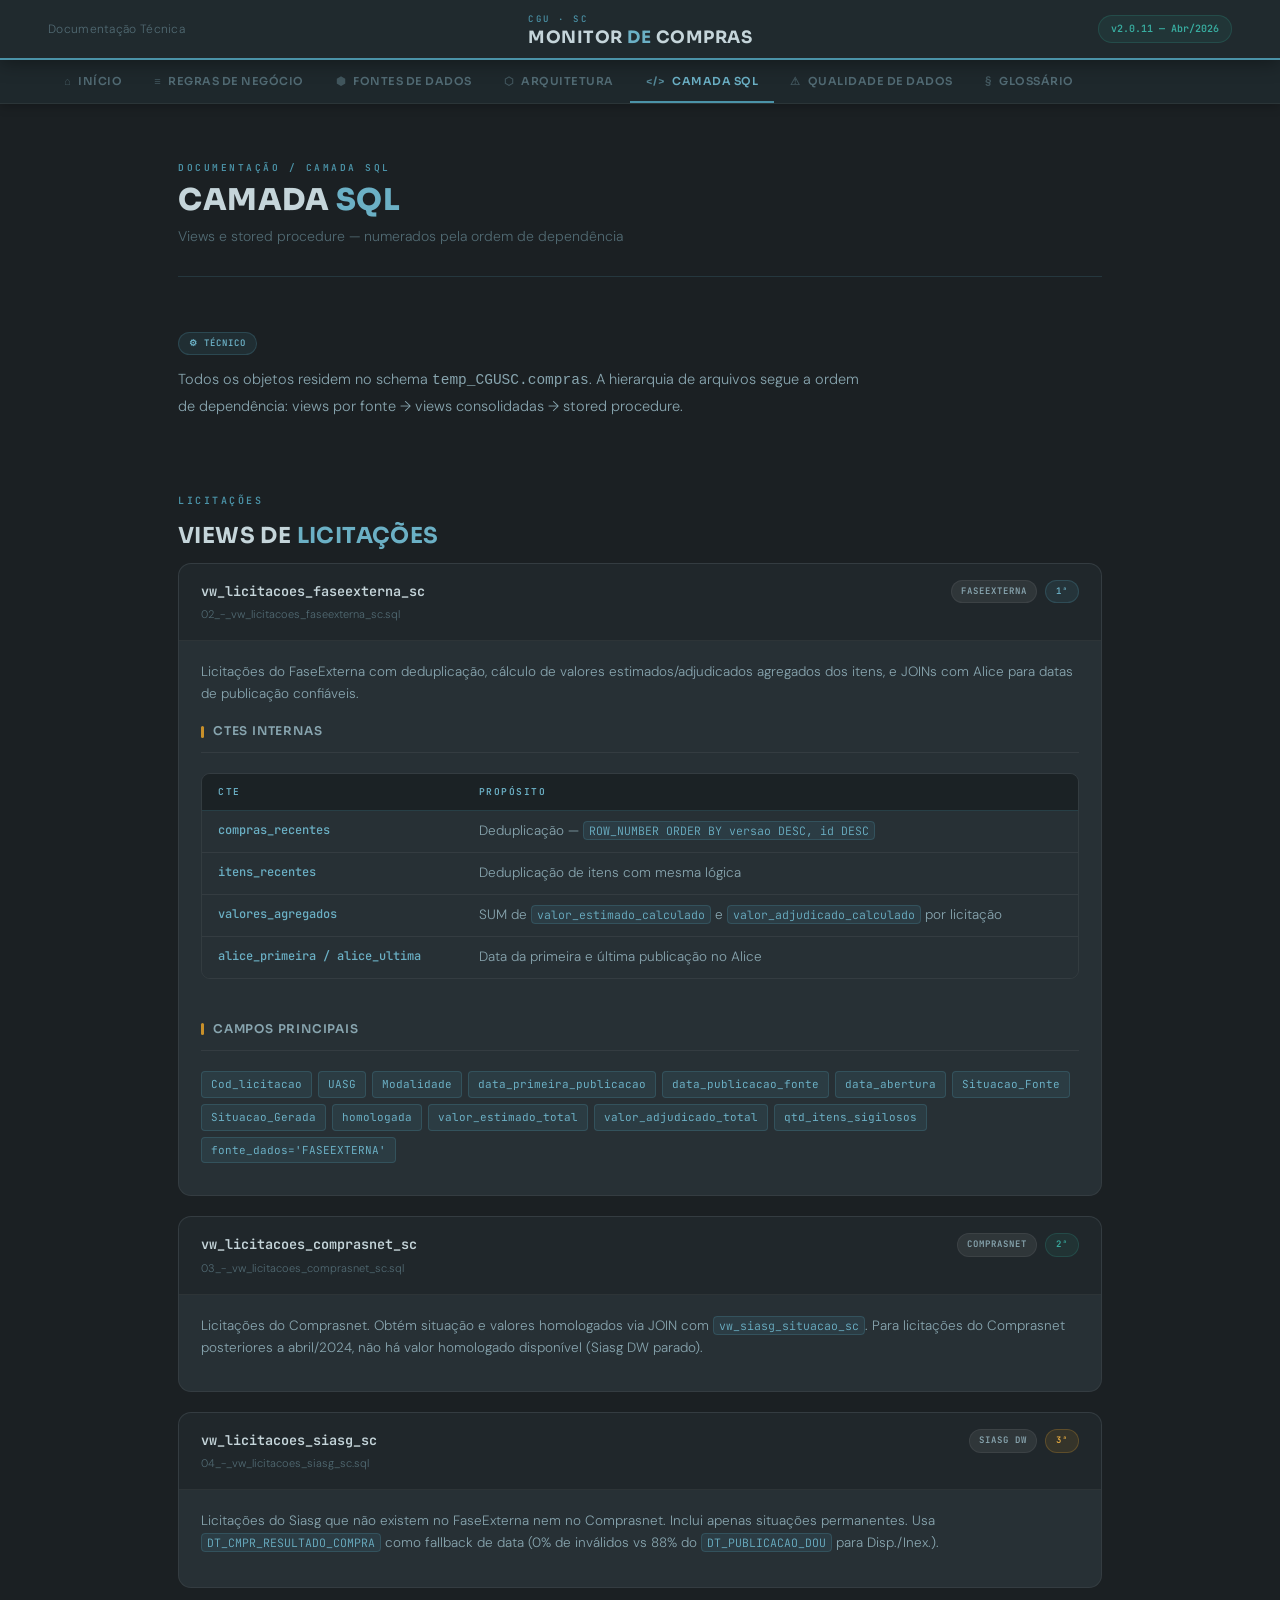
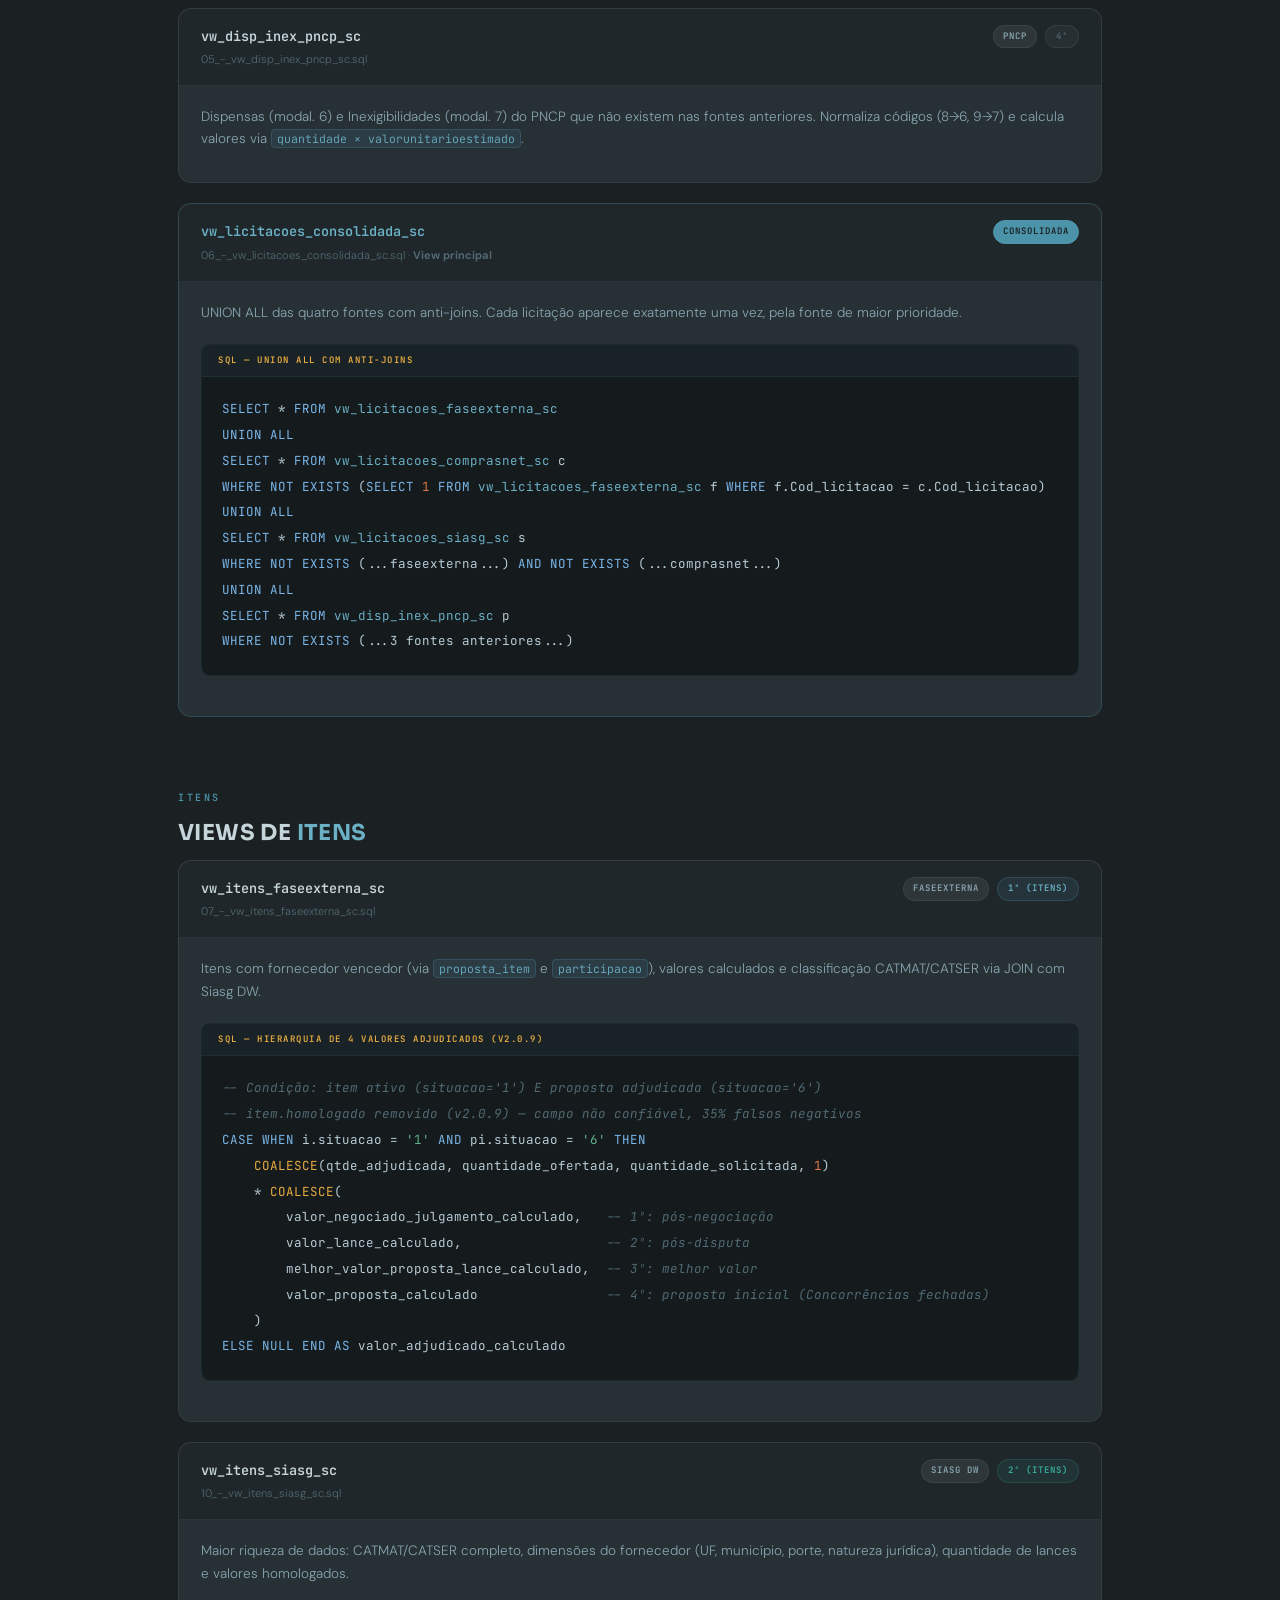
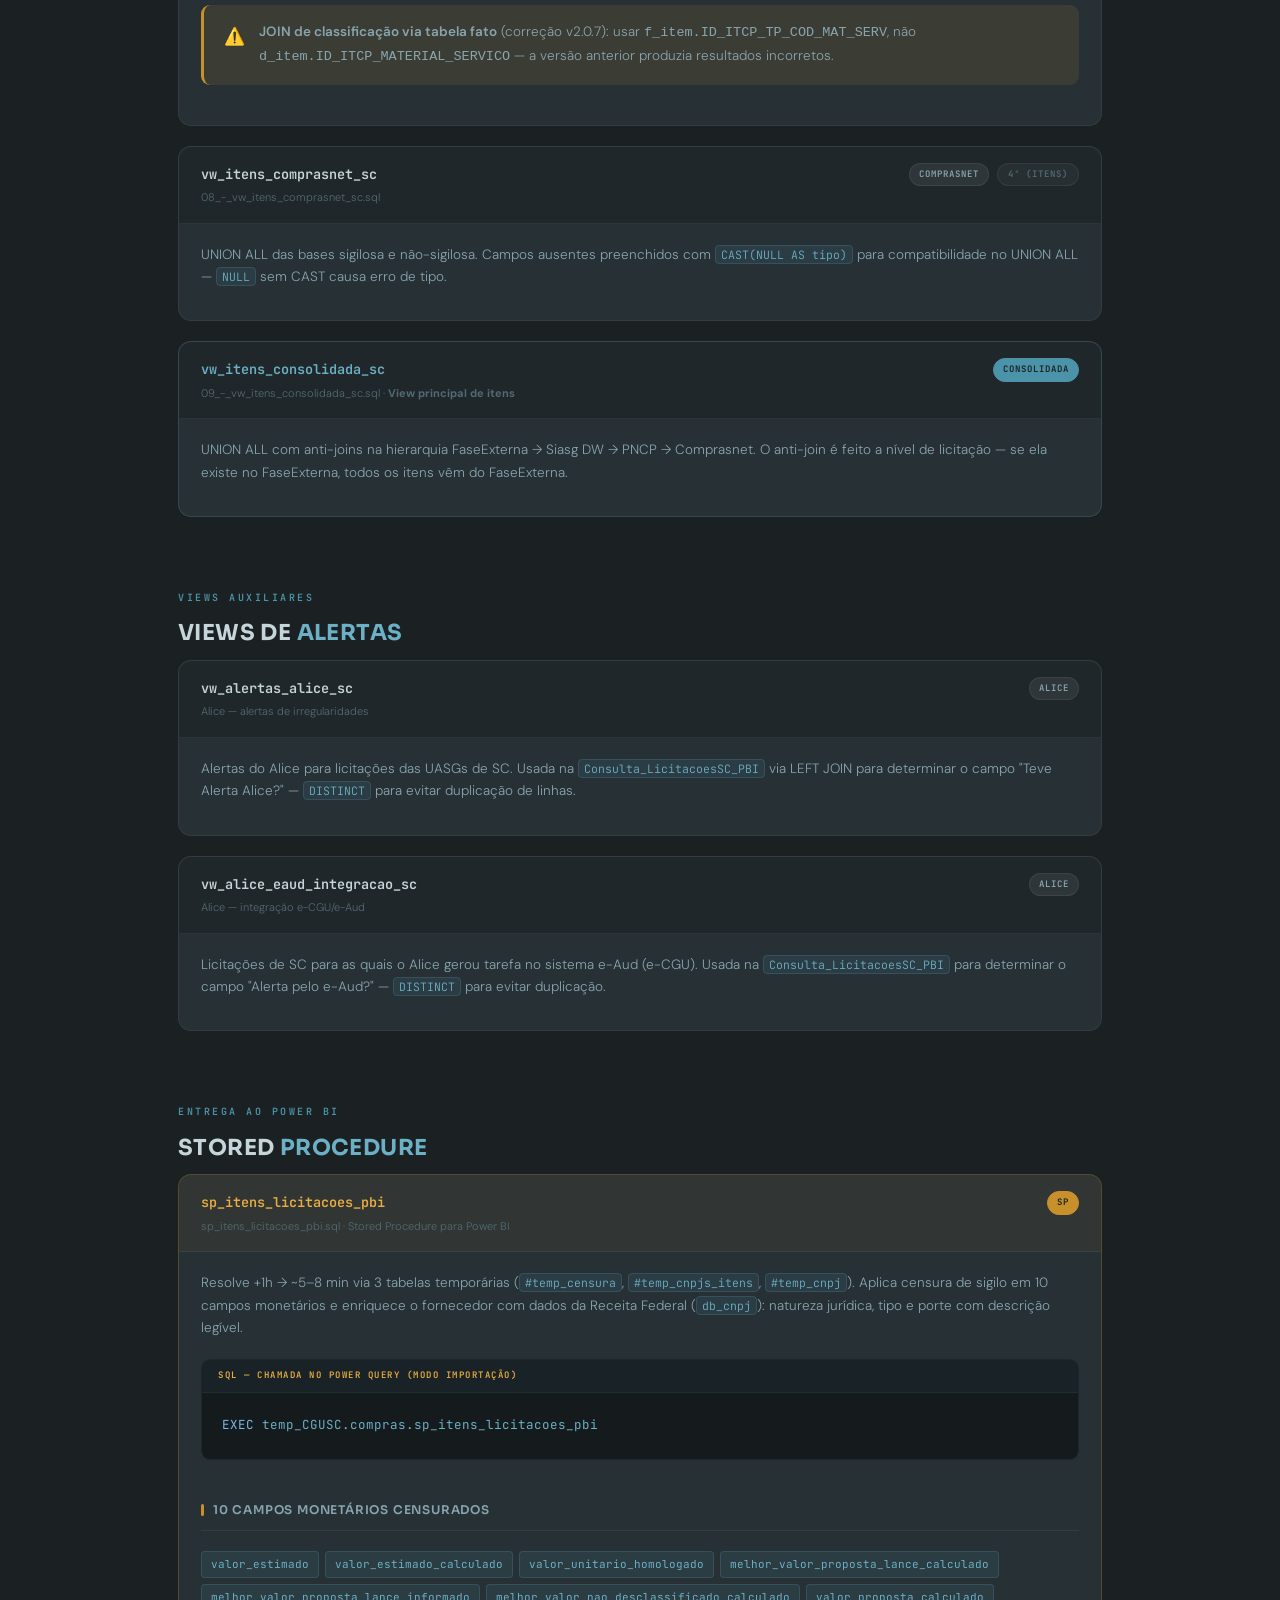
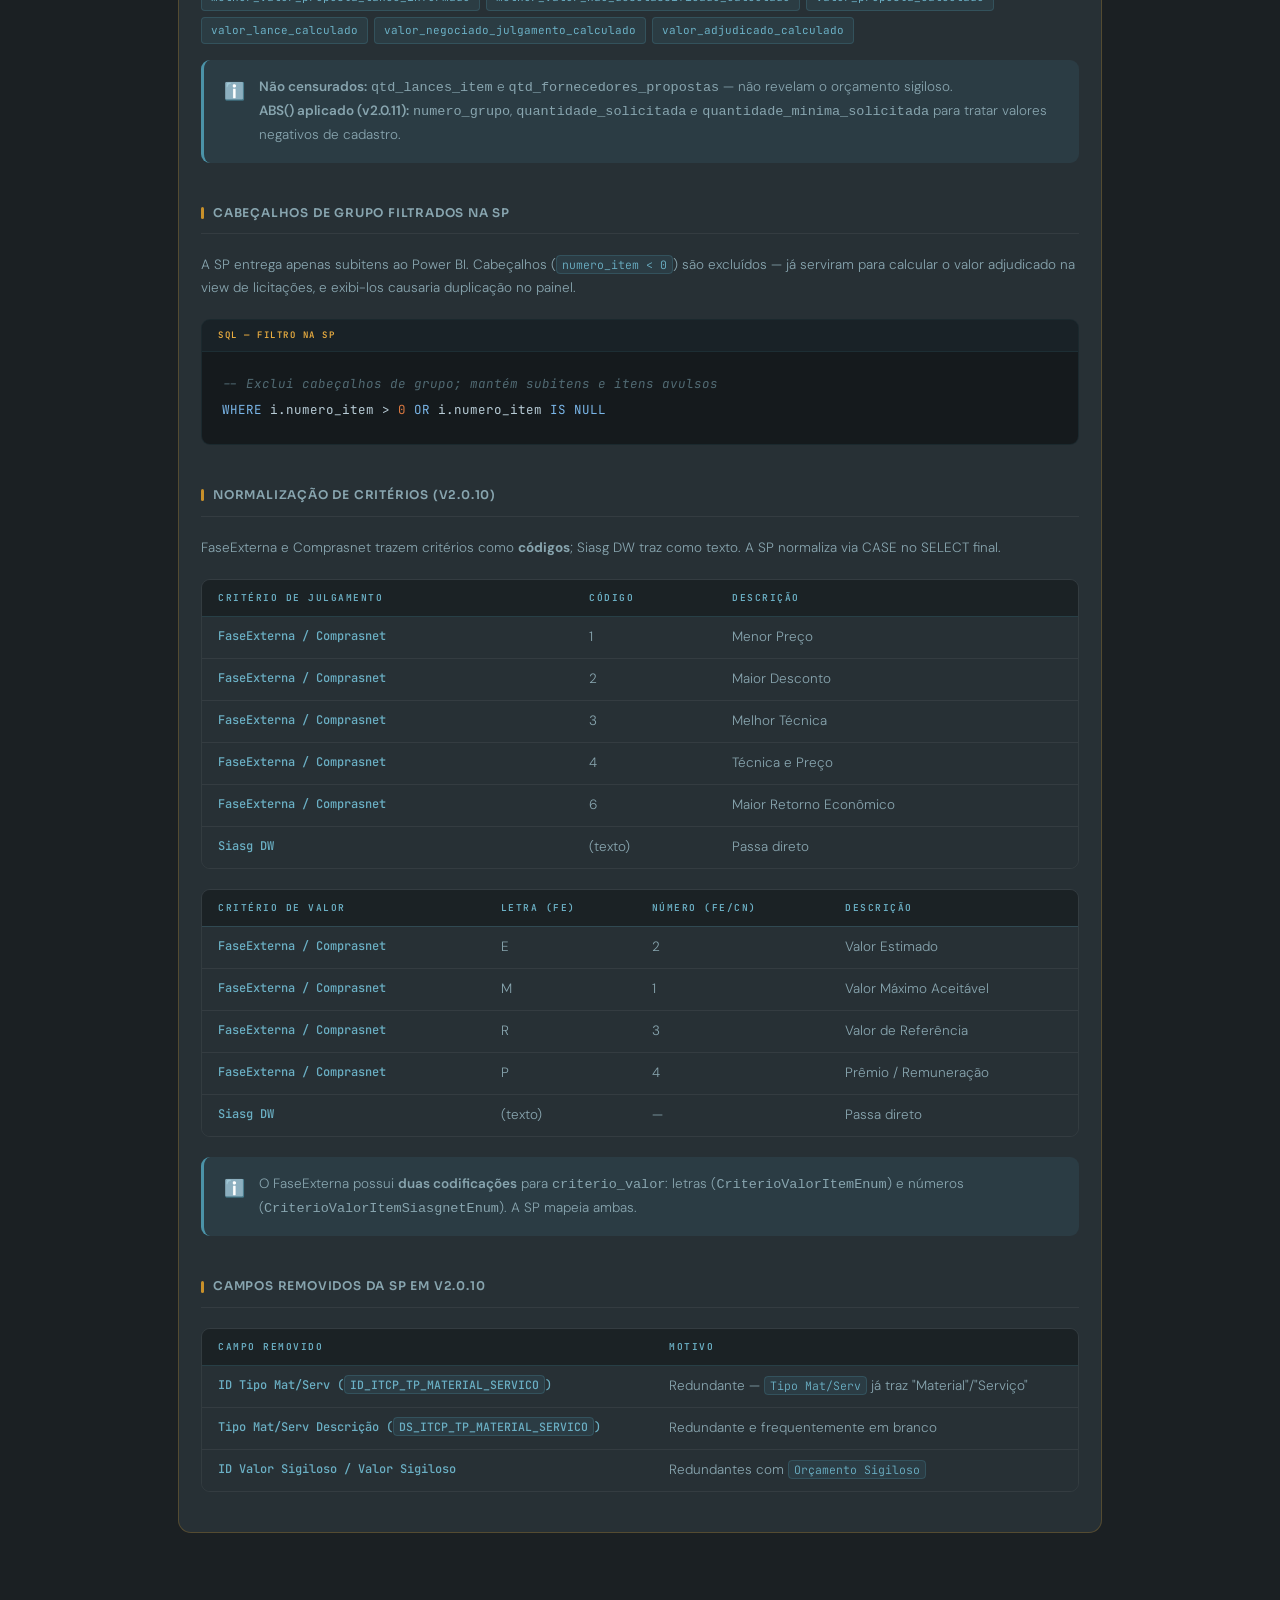
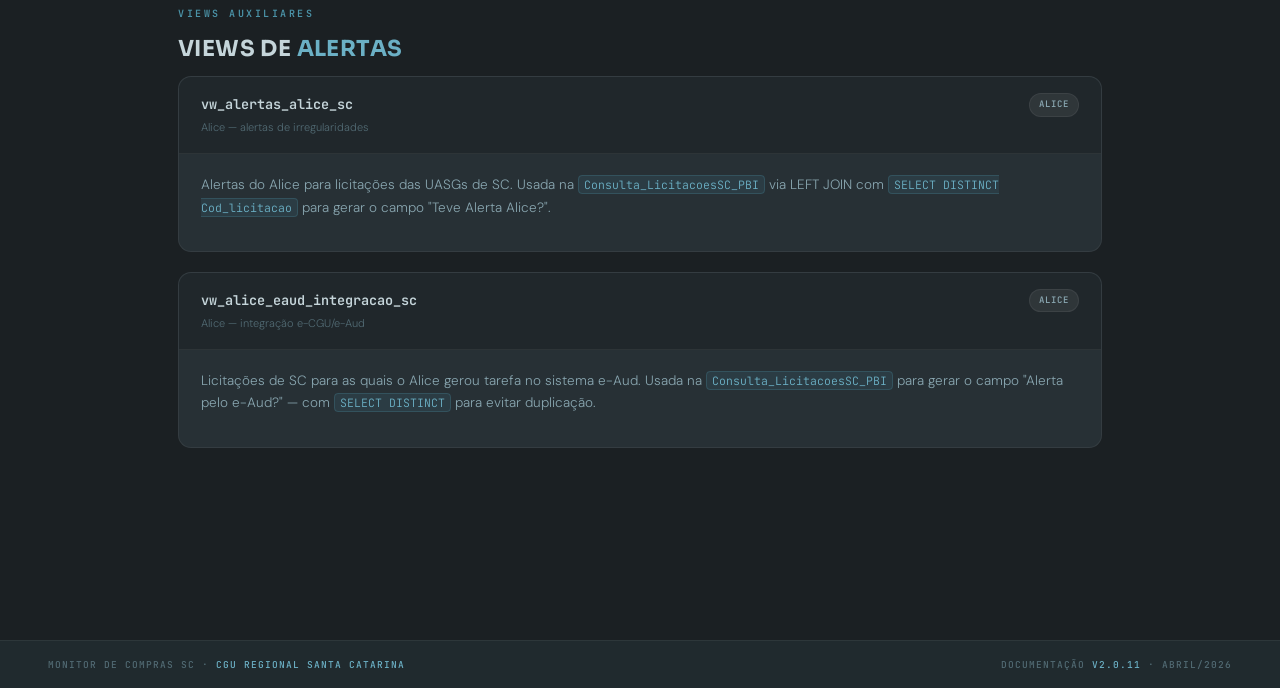
<file: camada-sql.html>
<!DOCTYPE html>
<html lang="pt-BR">
<head>
  <meta charset="UTF-8">
  <meta name="viewport" content="width=device-width, initial-scale=1.0">
  <title>Camada SQL — Monitor de Compras SC</title>
  <link rel="stylesheet" href="style.css">
</head>
<body>

<header class="site-header">
  <span class="header-doc-label">Documentação Técnica</span>
  <a class="header-brand" href="index.html">
    <div class="brand-meta">
      <span class="brand-label">CGU · SC</span>
      <span class="brand-title">Monitor <em>de</em> Compras</span>
    </div>
  </a>
  <div class="header-right"><span class="version-pill">v2.0.11 — Abr/2026</span></div>
</header>

<nav class="tab-nav">
  <a class="tab-link" href="index.html"><span class="tab-icon">⌂</span> Início</a>
  <a class="tab-link" href="regras-negocio.html"><span class="tab-icon">≡</span> Regras de Negócio</a>
  <a class="tab-link" href="fontes-de-dados.html"><span class="tab-icon">⬢</span> Fontes de Dados</a>
  <a class="tab-link" href="arquitetura.html"><span class="tab-icon">⬡</span> Arquitetura</a>
  <a class="tab-link active" href="camada-sql.html"><span class="tab-icon">&lt;/&gt;</span> Camada SQL</a>
  <a class="tab-link" href="qualidade-dados.html"><span class="tab-icon">⚠</span> Qualidade de Dados</a>
  <a class="tab-link" href="glossario.html"><span class="tab-icon">§</span> Glossário</a>
</nav>

<div class="page-wrap">

  <div class="page-top">
    <div class="page-eyebrow">Documentação / Camada SQL</div>
    <h1 class="page-title">Camada <em>SQL</em></h1>
    <p class="page-subtitle">Views e stored procedure — numerados pela ordem de dependência</p>
  </div>

  <div class="section">
    <span class="badge badge-tecnico">⚙ Técnico</span>
    <p class="section-desc">Todos os objetos residem no schema <code>temp_CGUSC.compras</code>. A hierarquia de arquivos segue a ordem de dependência: views por fonte → views consolidadas → stored procedure.</p>
  </div>

  <!-- VIEWS DE LICITAÇÕES -->
  <div class="section">
    <div class="section-eyebrow">Licitações</div>
    <h2 class="section-title">Views de <em>Licitações</em></h2>

    <div class="view-item">
      <div class="view-header">
        <div>
          <div class="view-name">vw_licitacoes_faseexterna_sc</div>
          <div class="view-file">02_-_vw_licitacoes_faseexterna_sc.sql</div>
        </div>
        <div class="view-badges">
          <span class="view-source">FaseExterna</span>
          <span class="source-priority p1">1ª</span>
        </div>
      </div>
      <div class="view-body">
        <p>Licitações do FaseExterna com deduplicação, cálculo de valores estimados/adjudicados agregados dos itens, e JOINs com Alice para datas de publicação confiáveis.</p>
        <h3 class="sub-title" style="margin-top:16px;">CTEs internas</h3>
        <div class="table-wrap">
          <table>
            <thead><tr><th>CTE</th><th>Propósito</th></tr></thead>
            <tbody>
              <tr><td>compras_recentes</td><td>Deduplicação — <code>ROW_NUMBER ORDER BY versao DESC, id DESC</code></td></tr>
              <tr><td>itens_recentes</td><td>Deduplicação de itens com mesma lógica</td></tr>
              <tr><td>valores_agregados</td><td>SUM de <code>valor_estimado_calculado</code> e <code>valor_adjudicado_calculado</code> por licitação</td></tr>
              <tr><td>alice_primeira / alice_ultima</td><td>Data da primeira e última publicação no Alice</td></tr>
            </tbody>
          </table>
        </div>
        <h3 class="sub-title">Campos principais</h3>
        <div class="field-list">
          <span class="field-item">Cod_licitacao</span><span class="field-item">UASG</span><span class="field-item">Modalidade</span>
          <span class="field-item">data_primeira_publicacao</span><span class="field-item">data_publicacao_fonte</span><span class="field-item">data_abertura</span>
          <span class="field-item">Situacao_Fonte</span><span class="field-item">Situacao_Gerada</span><span class="field-item">homologada</span>
          <span class="field-item">valor_estimado_total</span><span class="field-item">valor_adjudicado_total</span>
          <span class="field-item">qtd_itens_sigilosos</span><span class="field-item">fonte_dados='FASEEXTERNA'</span>
        </div>
      </div>
    </div>

    <div class="view-item">
      <div class="view-header">
        <div>
          <div class="view-name">vw_licitacoes_comprasnet_sc</div>
          <div class="view-file">03_-_vw_licitacoes_comprasnet_sc.sql</div>
        </div>
        <div class="view-badges"><span class="view-source">Comprasnet</span><span class="source-priority p2">2ª</span></div>
      </div>
      <div class="view-body">
        <p>Licitações do Comprasnet. Obtém situação e valores homologados via JOIN com <code>vw_siasg_situacao_sc</code>. Para licitações do Comprasnet posteriores a abril/2024, não há valor homologado disponível (Siasg DW parado).</p>
      </div>
    </div>

    <div class="view-item">
      <div class="view-header">
        <div>
          <div class="view-name">vw_licitacoes_siasg_sc</div>
          <div class="view-file">04_-_vw_licitacoes_siasg_sc.sql</div>
        </div>
        <div class="view-badges"><span class="view-source">Siasg DW</span><span class="source-priority p3">3ª</span></div>
      </div>
      <div class="view-body">
        <p>Licitações do Siasg que não existem no FaseExterna nem no Comprasnet. Inclui apenas situações permanentes. Usa <code>DT_CMPR_RESULTADO_COMPRA</code> como fallback de data (0% de inválidos vs 88% do <code>DT_PUBLICACAO_DOU</code> para Disp./Inex.).</p>
      </div>
    </div>

    <div class="view-item">
      <div class="view-header">
        <div>
          <div class="view-name">vw_disp_inex_pncp_sc</div>
          <div class="view-file">05_-_vw_disp_inex_pncp_sc.sql</div>
        </div>
        <div class="view-badges"><span class="view-source">PNCP</span><span class="source-priority p4">4ª</span></div>
      </div>
      <div class="view-body">
        <p>Dispensas (modal. 6) e Inexigibilidades (modal. 7) do PNCP que não existem nas fontes anteriores. Normaliza códigos (8→6, 9→7) e calcula valores via <code>quantidade × valorunitarioestimado</code>.</p>
      </div>
    </div>

    <div class="view-item highlight">
      <div class="view-header">
        <div>
          <div class="view-name primary">vw_licitacoes_consolidada_sc</div>
          <div class="view-file">06_-_vw_licitacoes_consolidada_sc.sql · <strong>View principal</strong></div>
        </div>
        <div class="view-badges"><span class="view-source blue">CONSOLIDADA</span></div>
      </div>
      <div class="view-body">
        <p>UNION ALL das quatro fontes com anti-joins. Cada licitação aparece exatamente uma vez, pela fonte de maior prioridade.</p>
        <div class="code-block">
          <div class="code-header"><span class="code-lang">SQL — UNION ALL com Anti-joins</span></div>
          <pre><code><span class="kw">SELECT</span> * <span class="kw">FROM</span> <span class="tb">vw_licitacoes_faseexterna_sc</span>
<span class="kw">UNION ALL</span>
<span class="kw">SELECT</span> * <span class="kw">FROM</span> <span class="tb">vw_licitacoes_comprasnet_sc</span> c
<span class="kw">WHERE NOT EXISTS</span> (<span class="kw">SELECT</span> <span class="num">1</span> <span class="kw">FROM</span> <span class="tb">vw_licitacoes_faseexterna_sc</span> f <span class="kw">WHERE</span> f.Cod_licitacao = c.Cod_licitacao)
<span class="kw">UNION ALL</span>
<span class="kw">SELECT</span> * <span class="kw">FROM</span> <span class="tb">vw_licitacoes_siasg_sc</span> s
<span class="kw">WHERE NOT EXISTS</span> (...faseexterna...) <span class="kw">AND NOT EXISTS</span> (...comprasnet...)
<span class="kw">UNION ALL</span>
<span class="kw">SELECT</span> * <span class="kw">FROM</span> <span class="tb">vw_disp_inex_pncp_sc</span> p
<span class="kw">WHERE NOT EXISTS</span> (...3 fontes anteriores...)</code></pre>
        </div>
      </div>
    </div>
  </div>

  <!-- VIEWS DE ITENS -->
  <div class="section">
    <div class="section-eyebrow">Itens</div>
    <h2 class="section-title">Views de <em>Itens</em></h2>

    <div class="view-item">
      <div class="view-header">
        <div>
          <div class="view-name">vw_itens_faseexterna_sc</div>
          <div class="view-file">07_-_vw_itens_faseexterna_sc.sql</div>
        </div>
        <div class="view-badges"><span class="view-source">FaseExterna</span><span class="source-priority p1">1ª (Itens)</span></div>
      </div>
      <div class="view-body">
        <p>Itens com fornecedor vencedor (via <code>proposta_item</code> e <code>participacao</code>), valores calculados e classificação CATMAT/CATSER via JOIN com Siasg DW.</p>
        <div class="code-block">
          <div class="code-header"><span class="code-lang">SQL — Hierarquia de 4 valores adjudicados (v2.0.9)</span></div>
          <pre><code><span class="cm">-- Condição: item ativo (situacao='1') E proposta adjudicada (situacao='6')</span>
<span class="cm">-- item.homologado removido (v2.0.9) — campo não confiável, 35% falsos negativos</span>
<span class="kw">CASE WHEN</span> i.situacao = <span class="str">'1'</span> <span class="kw">AND</span> pi.situacao = <span class="str">'6'</span> <span class="kw">THEN</span>
    <span class="fn">COALESCE</span>(qtde_adjudicada, quantidade_ofertada, quantidade_solicitada, <span class="num">1</span>)
    * <span class="fn">COALESCE</span>(
        valor_negociado_julgamento_calculado,   <span class="cm">-- 1º: pós-negociação</span>
        valor_lance_calculado,                  <span class="cm">-- 2º: pós-disputa</span>
        melhor_valor_proposta_lance_calculado,  <span class="cm">-- 3º: melhor valor</span>
        valor_proposta_calculado                <span class="cm">-- 4º: proposta inicial (Concorrências fechadas)</span>
    )
<span class="kw">ELSE NULL END AS</span> valor_adjudicado_calculado</code></pre>
        </div>
      </div>
    </div>

    <div class="view-item">
      <div class="view-header">
        <div>
          <div class="view-name">vw_itens_siasg_sc</div>
          <div class="view-file">10_-_vw_itens_siasg_sc.sql</div>
        </div>
        <div class="view-badges"><span class="view-source">Siasg DW</span><span class="source-priority p2">2ª (Itens)</span></div>
      </div>
      <div class="view-body">
        <p>Maior riqueza de dados: CATMAT/CATSER completo, dimensões do fornecedor (UF, município, porte, natureza jurídica), quantidade de lances e valores homologados.</p>
        <div class="callout callout-warn">
          <span class="callout-icon">⚠️</span>
          <div><strong>JOIN de classificação via tabela fato</strong> (correção v2.0.7): usar <code>f_item.ID_ITCP_TP_COD_MAT_SERV</code>, não <code>d_item.ID_ITCP_MATERIAL_SERVICO</code> — a versão anterior produzia resultados incorretos.</div>
        </div>
      </div>
    </div>

    <div class="view-item">
      <div class="view-header">
        <div>
          <div class="view-name">vw_itens_comprasnet_sc</div>
          <div class="view-file">08_-_vw_itens_comprasnet_sc.sql</div>
        </div>
        <div class="view-badges"><span class="view-source">Comprasnet</span><span class="source-priority p4">4ª (Itens)</span></div>
      </div>
      <div class="view-body">
        <p>UNION ALL das bases sigilosa e não-sigilosa. Campos ausentes preenchidos com <code>CAST(NULL AS tipo)</code> para compatibilidade no UNION ALL — <code>NULL</code> sem CAST causa erro de tipo.</p>
      </div>
    </div>

    <div class="view-item highlight">
      <div class="view-header">
        <div>
          <div class="view-name primary">vw_itens_consolidada_sc</div>
          <div class="view-file">09_-_vw_itens_consolidada_sc.sql · <strong>View principal de itens</strong></div>
        </div>
        <div class="view-badges"><span class="view-source blue">CONSOLIDADA</span></div>
      </div>
      <div class="view-body">
        <p>UNION ALL com anti-joins na hierarquia FaseExterna → Siasg DW → PNCP → Comprasnet. O anti-join é feito a nível de licitação — se ela existe no FaseExterna, todos os itens vêm do FaseExterna.</p>
      </div>
    </div>
  </div>

  <div class="section">
    <div class="section-eyebrow">Views Auxiliares</div>
    <h2 class="section-title">Views de <em>Alertas</em></h2>

    <div class="view-item">
      <div class="view-header">
        <div><div class="view-name">vw_alertas_alice_sc</div><div class="view-file">Alice — alertas de irregularidades</div></div>
        <div class="view-badges"><span class="view-source">Alice</span></div>
      </div>
      <div class="view-body"><p>Alertas do Alice para licitações das UASGs de SC. Usada na <code>Consulta_LicitacoesSC_PBI</code> via LEFT JOIN para determinar o campo "Teve Alerta Alice?" — <code>DISTINCT</code> para evitar duplicação de linhas.</p></div>
    </div>

    <div class="view-item">
      <div class="view-header">
        <div><div class="view-name">vw_alice_eaud_integracao_sc</div><div class="view-file">Alice — integração e-CGU/e-Aud</div></div>
        <div class="view-badges"><span class="view-source">Alice</span></div>
      </div>
      <div class="view-body"><p>Licitações de SC para as quais o Alice gerou tarefa no sistema e-Aud (e-CGU). Usada na <code>Consulta_LicitacoesSC_PBI</code> para determinar o campo "Alerta pelo e-Aud?" — <code>DISTINCT</code> para evitar duplicação.</p></div>
    </div>
  </div>

  <!-- STORED PROCEDURE -->
  <div class="section">
    <div class="section-eyebrow">Entrega ao Power BI</div>
    <h2 class="section-title">Stored <em>Procedure</em></h2>

    <div class="view-item" style="border-color:var(--amber-bdr);">
      <div class="view-header" style="background:rgba(200,144,42,.06);">
        <div>
          <div class="view-name" style="color:var(--amber-lt);">sp_itens_licitacoes_pbi</div>
          <div class="view-file">sp_itens_licitacoes_pbi.sql · Stored Procedure para Power BI</div>
        </div>
        <div class="view-badges"><span class="view-source amber">SP</span></div>
      </div>
      <div class="view-body">
        <p>Resolve +1h → ~5–8 min via 3 tabelas temporárias (<code>#temp_censura</code>, <code>#temp_cnpjs_itens</code>, <code>#temp_cnpj</code>). Aplica censura de sigilo em 10 campos monetários e enriquece o fornecedor com dados da Receita Federal (<code>db_cnpj</code>): natureza jurídica, tipo e porte com descrição legível.</p>

        <div class="code-block">
          <div class="code-header"><span class="code-lang">SQL — Chamada no Power Query (modo Importação)</span></div>
          <pre><code><span class="kw">EXEC</span> <span class="tb">temp_CGUSC.compras.sp_itens_licitacoes_pbi</span></code></pre>
        </div>

        <h3 class="sub-title">10 campos monetários censurados</h3>
        <div class="field-list">
          <span class="field-item">valor_estimado</span>
          <span class="field-item">valor_estimado_calculado</span>
          <span class="field-item">valor_unitario_homologado</span>
          <span class="field-item">melhor_valor_proposta_lance_calculado</span>
          <span class="field-item">melhor_valor_proposta_lance_informado</span>
          <span class="field-item">melhor_valor_nao_desclassificado_calculado</span>
          <span class="field-item">valor_proposta_calculado</span>
          <span class="field-item">valor_lance_calculado</span>
          <span class="field-item">valor_negociado_julgamento_calculado</span>
          <span class="field-item">valor_adjudicado_calculado</span>
        </div>

        <div class="callout callout-info" style="margin-top:16px;">
          <span class="callout-icon">ℹ️</span>
          <div><strong>Não censurados:</strong> <code>qtd_lances_item</code> e <code>qtd_fornecedores_propostas</code> — não revelam o orçamento sigiloso.<br><strong>ABS() aplicado (v2.0.11):</strong> <code>numero_grupo</code>, <code>quantidade_solicitada</code> e <code>quantidade_minima_solicitada</code> para tratar valores negativos de cadastro.</div>
        </div>

        <h3 class="sub-title">Cabeçalhos de grupo filtrados na SP</h3>
        <p style="font-size:13.5px;font-weight:300;color:var(--text-mid);margin-bottom:12px;line-height:1.65;">A SP entrega apenas subitens ao Power BI. Cabeçalhos (<code>numero_item &lt; 0</code>) são excluídos — já serviram para calcular o valor adjudicado na view de licitações, e exibi-los causaria duplicação no painel.</p>
        <div class="code-block"><div class="code-header"><span class="code-lang">SQL — Filtro na SP</span></div>
        <pre><code><span class="cm">-- Exclui cabeçalhos de grupo; mantém subitens e itens avulsos</span>
<span class="kw">WHERE</span> i.numero_item &gt; <span class="num">0</span> <span class="kw">OR</span> i.numero_item <span class="kw">IS NULL</span></code></pre></div>

        <h3 class="sub-title">Normalização de critérios (v2.0.10)</h3>
        <p style="font-size:13.5px;font-weight:300;color:var(--text-mid);margin-bottom:12px;line-height:1.65;">FaseExterna e Comprasnet trazem critérios como <strong>códigos</strong>; Siasg DW traz como texto. A SP normaliza via CASE no SELECT final.</p>
        <div class="table-wrap"><table><thead><tr><th>Critério de Julgamento</th><th>Código</th><th>Descrição</th></tr></thead><tbody>
          <tr><td>FaseExterna / Comprasnet</td><td>1</td><td>Menor Preço</td></tr>
          <tr><td>FaseExterna / Comprasnet</td><td>2</td><td>Maior Desconto</td></tr>
          <tr><td>FaseExterna / Comprasnet</td><td>3</td><td>Melhor Técnica</td></tr>
          <tr><td>FaseExterna / Comprasnet</td><td>4</td><td>Técnica e Preço</td></tr>
          <tr><td>FaseExterna / Comprasnet</td><td>6</td><td>Maior Retorno Econômico</td></tr>
          <tr><td>Siasg DW</td><td>(texto)</td><td>Passa direto</td></tr>
        </tbody></table></div>
        <div class="table-wrap"><table><thead><tr><th>Critério de Valor</th><th>Letra (FE)</th><th>Número (FE/CN)</th><th>Descrição</th></tr></thead><tbody>
          <tr><td>FaseExterna / Comprasnet</td><td>E</td><td>2</td><td>Valor Estimado</td></tr>
          <tr><td>FaseExterna / Comprasnet</td><td>M</td><td>1</td><td>Valor Máximo Aceitável</td></tr>
          <tr><td>FaseExterna / Comprasnet</td><td>R</td><td>3</td><td>Valor de Referência</td></tr>
          <tr><td>FaseExterna / Comprasnet</td><td>P</td><td>4</td><td>Prêmio / Remuneração</td></tr>
          <tr><td>Siasg DW</td><td>(texto)</td><td>—</td><td>Passa direto</td></tr>
        </tbody></table></div>
        <div class="callout callout-info"><span class="callout-icon">ℹ️</span><div>O FaseExterna possui <strong>duas codificações</strong> para <code>criterio_valor</code>: letras (<code>CriterioValorItemEnum</code>) e números (<code>CriterioValorItemSiasgnetEnum</code>). A SP mapeia ambas.</div></div>

        <h3 class="sub-title">Campos removidos da SP em v2.0.10</h3>
        <div class="table-wrap"><table><thead><tr><th>Campo removido</th><th>Motivo</th></tr></thead><tbody>
          <tr><td>ID Tipo Mat/Serv (<code>ID_ITCP_TP_MATERIAL_SERVICO</code>)</td><td>Redundante — <code>Tipo Mat/Serv</code> já traz "Material"/"Serviço"</td></tr>
          <tr><td>Tipo Mat/Serv Descrição (<code>DS_ITCP_TP_MATERIAL_SERVICO</code>)</td><td>Redundante e frequentemente em branco</td></tr>
          <tr><td>ID Valor Sigiloso / Valor Sigiloso</td><td>Redundantes com <code>Orçamento Sigiloso</code></td></tr>
        </tbody></table></div>
      </div>
    </div>
  </div>

  <div class="section">
    <div class="section-eyebrow">Views Auxiliares</div>
    <h2 class="section-title">Views de <em>Alertas</em></h2>
    <div class="view-item">
      <div class="view-header">
        <div><div class="view-name">vw_alertas_alice_sc</div><div class="view-file">Alice — alertas de irregularidades</div></div>
        <div class="view-badges"><span class="view-source">Alice</span></div>
      </div>
      <div class="view-body"><p>Alertas do Alice para licitações das UASGs de SC. Usada na <code>Consulta_LicitacoesSC_PBI</code> via LEFT JOIN com <code>SELECT DISTINCT Cod_licitacao</code> para gerar o campo "Teve Alerta Alice?".</p></div>
    </div>
    <div class="view-item">
      <div class="view-header">
        <div><div class="view-name">vw_alice_eaud_integracao_sc</div><div class="view-file">Alice — integração e-CGU/e-Aud</div></div>
        <div class="view-badges"><span class="view-source">Alice</span></div>
      </div>
      <div class="view-body"><p>Licitações de SC para as quais o Alice gerou tarefa no sistema e-Aud. Usada na <code>Consulta_LicitacoesSC_PBI</code> para gerar o campo "Alerta pelo e-Aud?" — com <code>SELECT DISTINCT</code> para evitar duplicação.</p></div>
    </div>
  </div>

</div>
<footer class="page-footer">
  <div>Monitor de Compras SC · <span>CGU Regional Santa Catarina</span></div>
  <div>Documentação <span>v2.0.11</span> · Abril/2026</div>
</footer>
</body></html>
</file>
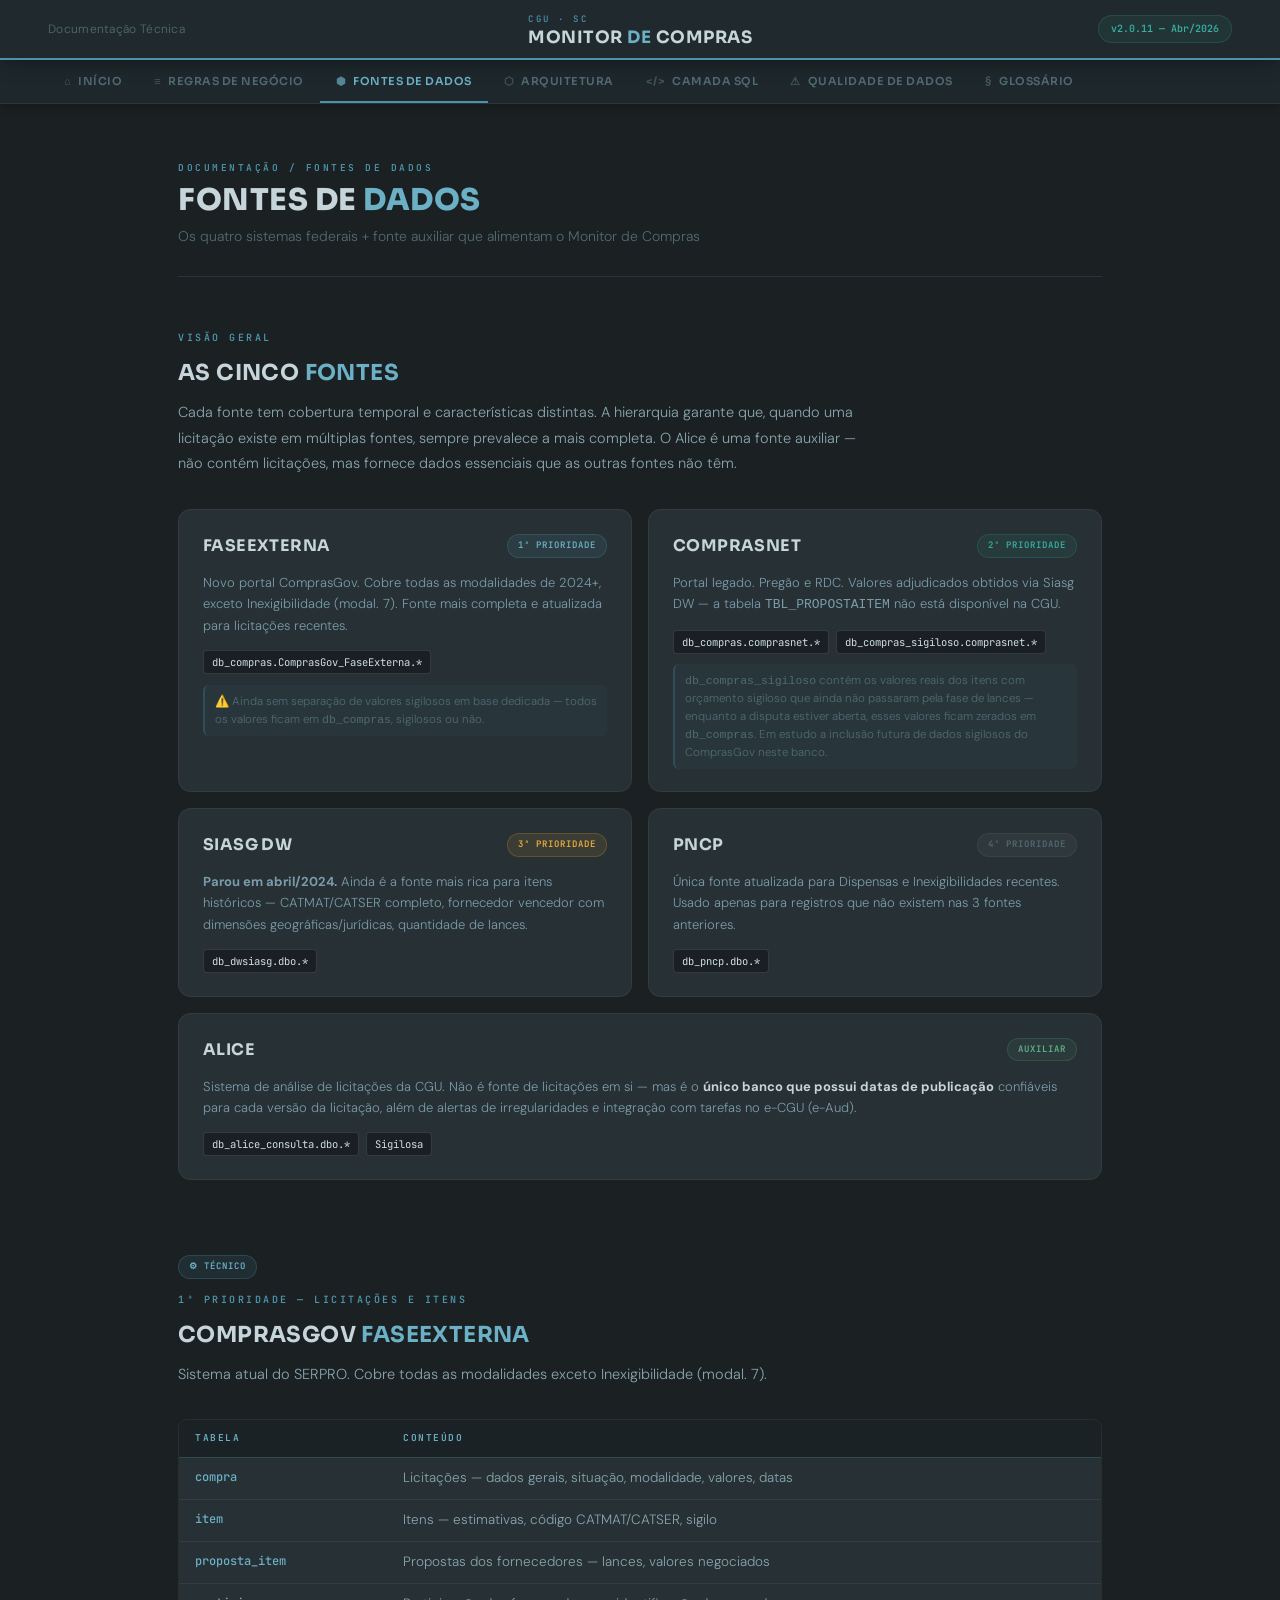
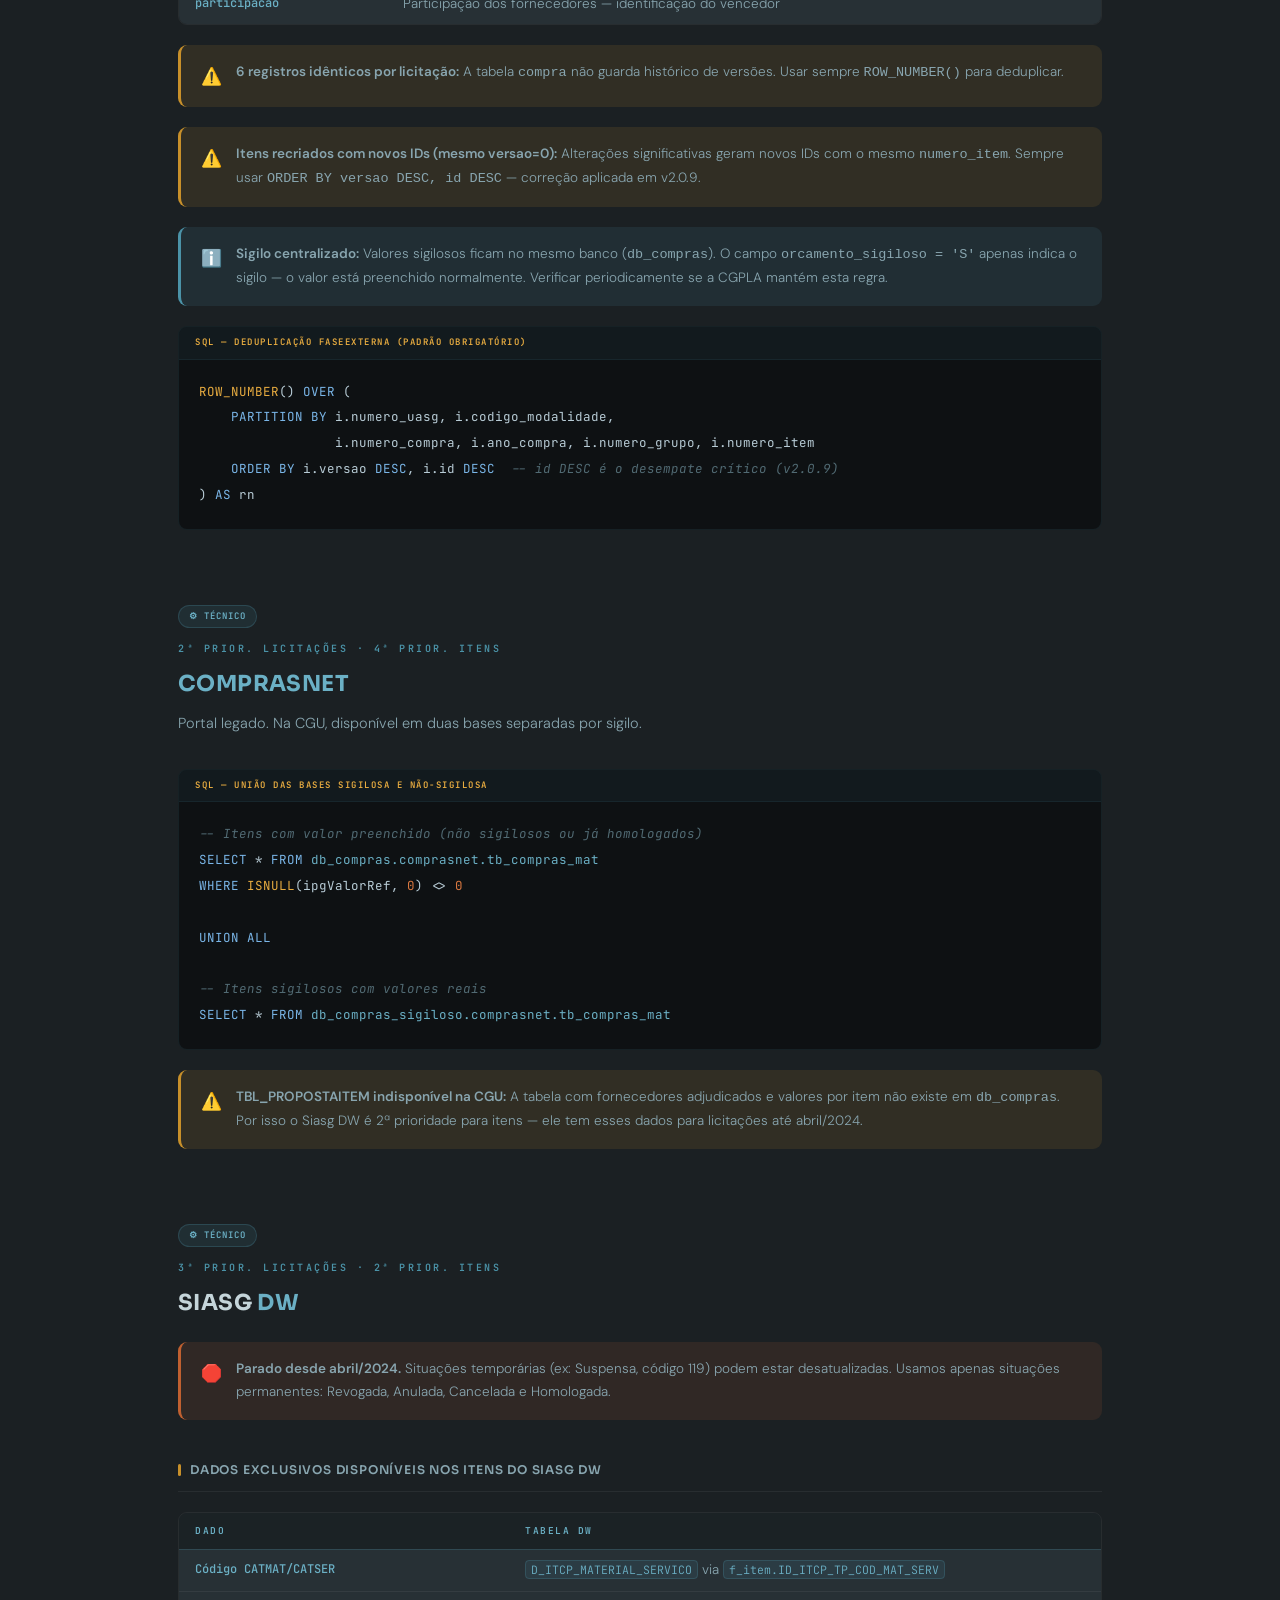
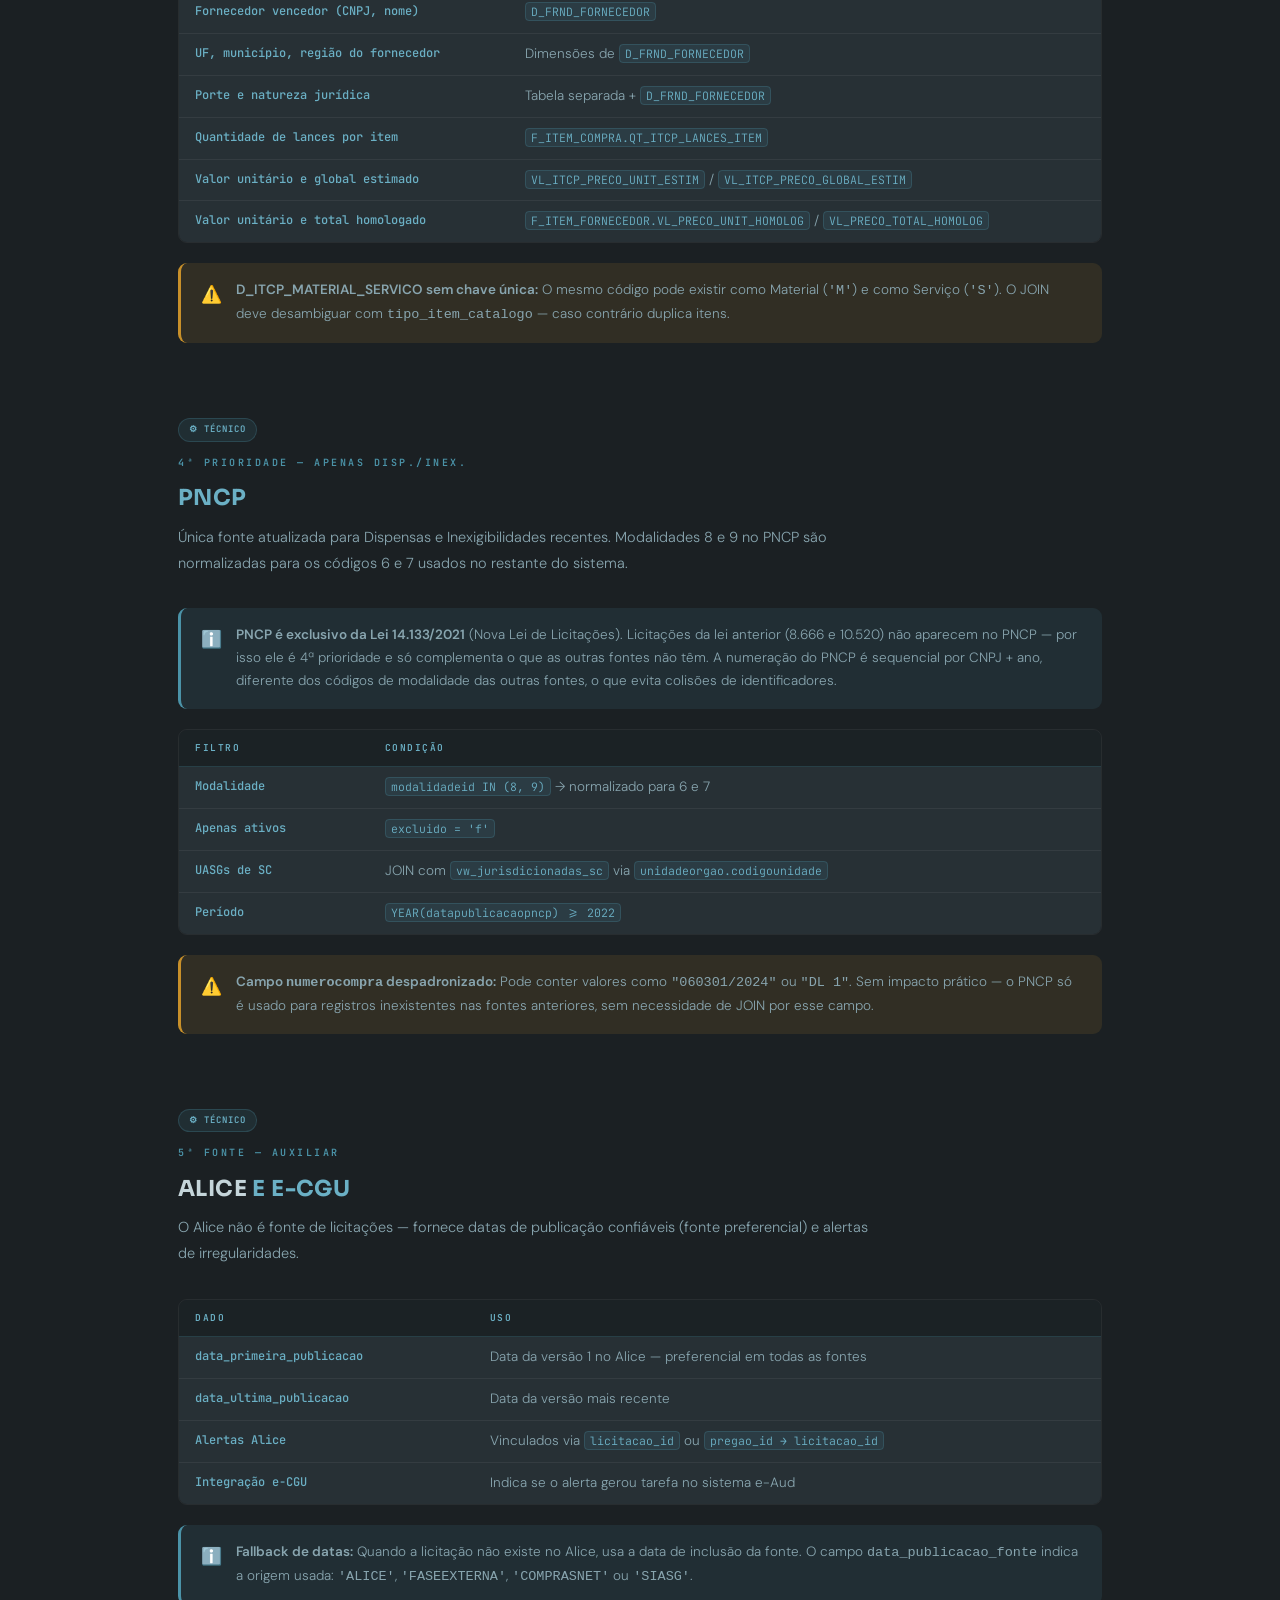
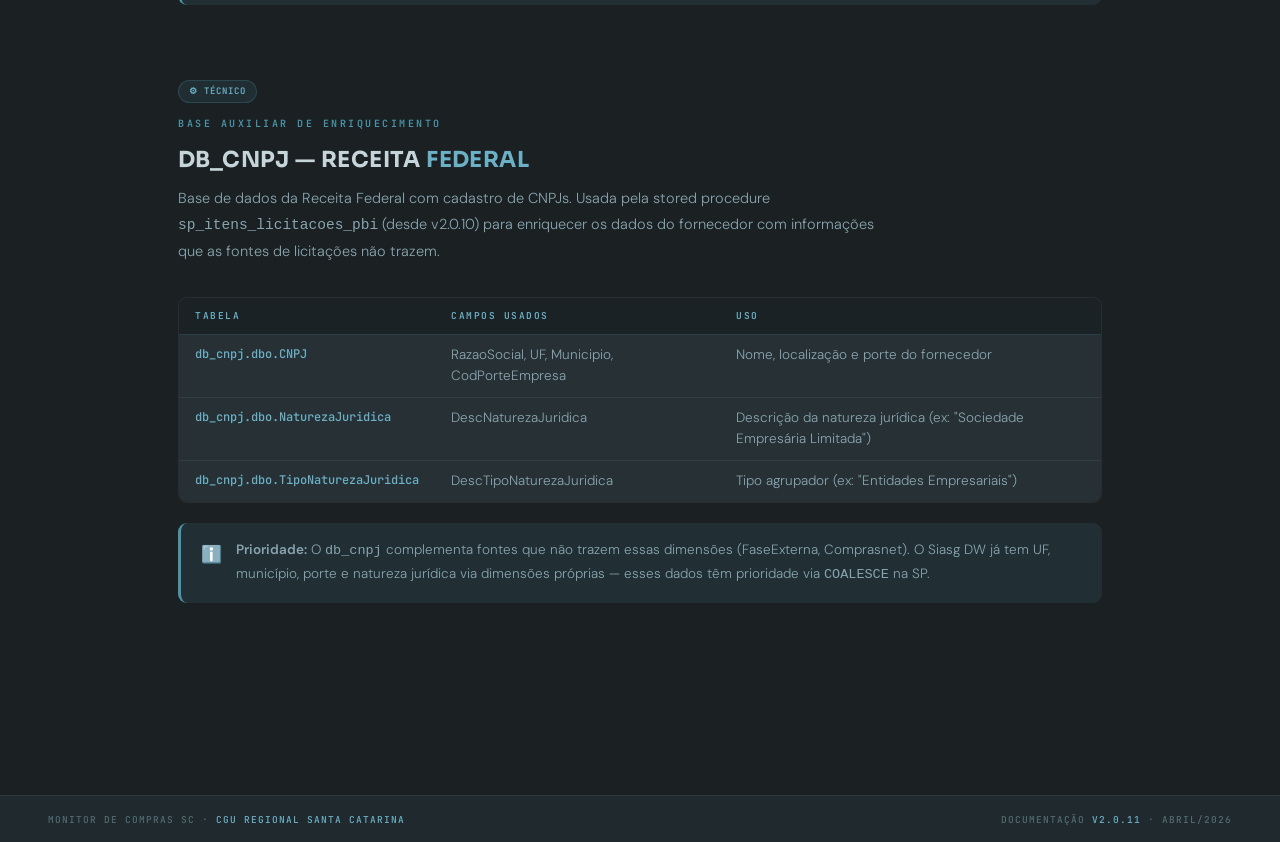
<file: fontes-de-dados.html>
<!DOCTYPE html>
<html lang="pt-BR">
<head>
  <meta charset="UTF-8">
  <meta name="viewport" content="width=device-width, initial-scale=1.0">
  <title>Fontes de Dados — Monitor de Compras SC</title>
  <link rel="stylesheet" href="style.css">
<style>
  .source-tag { color: #d0dfe6 !important; background: rgba(0,0,0,.35) !important; border-color: rgba(255,255,255,.12) !important; }
  .source-card p { color: #7a9caa !important; }
  .source-card .source-name { color: #c5d5da !important; }
</style>
</head>
<body>

<header class="site-header">
  <span class="header-doc-label">Documentação Técnica</span>
  <a class="header-brand" href="index.html">
    <div class="brand-meta">
      <span class="brand-label">CGU · SC</span>
      <span class="brand-title">Monitor <em>de</em> Compras</span>
    </div>
  </a>
  <div class="header-right"><span class="version-pill">v2.0.11 — Abr/2026</span></div>
</header>

<nav class="tab-nav">
  <a class="tab-link" href="index.html"><span class="tab-icon">⌂</span> Início</a>
  <a class="tab-link" href="regras-negocio.html"><span class="tab-icon">≡</span> Regras de Negócio</a>
  <a class="tab-link active" href="fontes-de-dados.html"><span class="tab-icon">⬢</span> Fontes de Dados</a>
  <a class="tab-link" href="arquitetura.html"><span class="tab-icon">⬡</span> Arquitetura</a>
  <a class="tab-link" href="camada-sql.html"><span class="tab-icon">&lt;/&gt;</span> Camada SQL</a>
  <a class="tab-link" href="qualidade-dados.html"><span class="tab-icon">⚠</span> Qualidade de Dados</a>
  <a class="tab-link" href="glossario.html"><span class="tab-icon">§</span> Glossário</a>
</nav>

<div class="page-wrap">

  <div class="page-top">
    <div class="page-eyebrow">Documentação / Fontes de Dados</div>
    <h1 class="page-title">Fontes de <em>Dados</em></h1>
    <p class="page-subtitle">Os quatro sistemas federais + fonte auxiliar que alimentam o Monitor de Compras</p>
  </div>

  <div class="section">
    <div class="section-eyebrow">Visão Geral</div>
    <h2 class="section-title">As Cinco <em>Fontes</em></h2>
    <p class="section-desc">Cada fonte tem cobertura temporal e características distintas. A hierarquia garante que, quando uma licitação existe em múltiplas fontes, sempre prevalece a mais completa. O Alice é uma fonte auxiliar — não contém licitações, mas fornece dados essenciais que as outras fontes não têm.</p>

    <div class="source-cards">
      <div class="source-card">
        <div class="source-card-header">
          <div class="source-name">FaseExterna</div>
          <span class="source-priority p1">1ª Prioridade</span>
        </div>
        <p>Novo portal ComprasGov. Cobre todas as modalidades de 2024+, exceto Inexigibilidade (modal. 7). Fonte mais completa e atualizada para licitações recentes.</p>
        <span class="source-tag">db_compras.ComprasGov_FaseExterna.*</span>
        <div style="margin-top:10px;font-size:11.5px;font-weight:300;color:var(--text-muted);line-height:1.55;padding:8px 10px;background:rgba(75,147,168,.06);border-radius:6px;border-left:2px solid var(--blue-bdr);">
          ⚠️ Ainda sem separação de valores sigilosos em base dedicada — todos os valores ficam em <code>db_compras</code>, sigilosos ou não.
        </div>
      </div>
      <div class="source-card">
        <div class="source-card-header">
          <div class="source-name">Comprasnet</div>
          <span class="source-priority p2">2ª Prioridade</span>
        </div>
        <p>Portal legado. Pregão e RDC. Valores adjudicados obtidos via Siasg DW — a tabela <code>TBL_PROPOSTAITEM</code> não está disponível na CGU.</p>
        <span class="source-tag">db_compras.comprasnet.*</span>
        <span class="source-tag">db_compras_sigiloso.comprasnet.*</span>
        <div style="margin-top:10px;font-size:11.5px;font-weight:300;color:var(--text-muted);line-height:1.55;padding:8px 10px;background:rgba(75,147,168,.06);border-radius:6px;border-left:2px solid var(--blue-bdr);">
          <code>db_compras_sigiloso</code> contém os valores reais dos itens com orçamento sigiloso que ainda não passaram pela fase de lances — enquanto a disputa estiver aberta, esses valores ficam zerados em <code>db_compras</code>. Em estudo a inclusão futura de dados sigilosos do ComprasGov neste banco.
        </div>
      </div>
      <div class="source-card">
        <div class="source-card-header">
          <div class="source-name">Siasg DW</div>
          <span class="source-priority p3">3ª Prioridade</span>
        </div>
        <p><strong>Parou em abril/2024.</strong> Ainda é a fonte mais rica para itens históricos — CATMAT/CATSER completo, fornecedor vencedor com dimensões geográficas/jurídicas, quantidade de lances.</p>
        <span class="source-tag">db_dwsiasg.dbo.*</span>
      </div>
      <div class="source-card">
        <div class="source-card-header">
          <div class="source-name">PNCP</div>
          <span class="source-priority p4">4ª Prioridade</span>
        </div>
        <p>Única fonte atualizada para Dispensas e Inexigibilidades recentes. Usado apenas para registros que não existem nas 3 fontes anteriores.</p>
        <span class="source-tag">db_pncp.dbo.*</span>
      </div>
      <div class="source-card" style="grid-column: 1 / -1;">
        <div class="source-card-header">
          <div class="source-name">Alice</div>
          <span class="source-priority" style="background:var(--sage-bg);color:var(--sage-lt);border-color:var(--sage-bdr);">Auxiliar</span>
        </div>
        <p>Sistema de análise de licitações da CGU. Não é fonte de licitações em si — mas é o <strong style="color:var(--text);">único banco que possui datas de publicação</strong> confiáveis para cada versão da licitação, além de alertas de irregularidades e integração com tarefas no e-CGU (e-Aud).</p>
        <span class="source-tag">db_alice_consulta.dbo.*</span>
        <span class="source-tag">Sigilosa</span>
      </div>
    </div>
  </div>

  <div class="section">
    <span class="badge badge-tecnico">⚙ Técnico</span>
    <div class="section-eyebrow">1ª Prioridade — Licitações e Itens</div>
    <h2 class="section-title">ComprasGov <em>FaseExterna</em></h2>
    <p class="section-desc">Sistema atual do SERPRO. Cobre todas as modalidades exceto Inexigibilidade (modal. 7).</p>

    <div class="table-wrap">
      <table>
        <thead><tr><th>Tabela</th><th>Conteúdo</th></tr></thead>
        <tbody>
          <tr><td>compra</td><td>Licitações — dados gerais, situação, modalidade, valores, datas</td></tr>
          <tr><td>item</td><td>Itens — estimativas, código CATMAT/CATSER, sigilo</td></tr>
          <tr><td>proposta_item</td><td>Propostas dos fornecedores — lances, valores negociados</td></tr>
          <tr><td>participacao</td><td>Participação dos fornecedores — identificação do vencedor</td></tr>
        </tbody>
      </table>
    </div>

    <div class="callout callout-warn">
      <span class="callout-icon">⚠️</span>
      <div><strong>6 registros idênticos por licitação:</strong> A tabela <code>compra</code> não guarda histórico de versões. Usar sempre <code>ROW_NUMBER()</code> para deduplicar.</div>
    </div>

    <div class="callout callout-warn">
      <span class="callout-icon">⚠️</span>
      <div><strong>Itens recriados com novos IDs (mesmo versao=0):</strong> Alterações significativas geram novos IDs com o mesmo <code>numero_item</code>. Sempre usar <code>ORDER BY versao DESC, id DESC</code> — correção aplicada em v2.0.9.</div>
    </div>

    <div class="callout callout-info">
      <span class="callout-icon">ℹ️</span>
      <div><strong>Sigilo centralizado:</strong> Valores sigilosos ficam no mesmo banco (<code>db_compras</code>). O campo <code>orcamento_sigiloso = 'S'</code> apenas indica o sigilo — o valor está preenchido normalmente. Verificar periodicamente se a CGPLA mantém esta regra.</div>
    </div>

    <div class="code-block">
      <div class="code-header">
        <span class="code-lang">SQL — Deduplicação FaseExterna (padrão obrigatório)</span>
      </div>
      <pre><code><span class="fn">ROW_NUMBER</span>() <span class="kw">OVER</span> (
    <span class="kw">PARTITION BY</span> i.numero_uasg, i.codigo_modalidade,
                 i.numero_compra, i.ano_compra, i.numero_grupo, i.numero_item
    <span class="kw">ORDER BY</span> i.versao <span class="kw">DESC</span>, i.id <span class="kw">DESC</span>  <span class="cm">-- id DESC é o desempate crítico (v2.0.9)</span>
) <span class="kw">AS</span> rn</code></pre>
    </div>
  </div>

  <div class="section">
    <span class="badge badge-tecnico">⚙ Técnico</span>
    <div class="section-eyebrow">2ª Prior. Licitações · 4ª Prior. Itens</div>
    <h2 class="section-title"><em>Comprasnet</em></h2>
    <p class="section-desc">Portal legado. Na CGU, disponível em duas bases separadas por sigilo.</p>

    <div class="code-block">
      <div class="code-header">
        <span class="code-lang">SQL — União das bases sigilosa e não-sigilosa</span>
      </div>
      <pre><code><span class="cm">-- Itens com valor preenchido (não sigilosos ou já homologados)</span>
<span class="kw">SELECT</span> * <span class="kw">FROM</span> <span class="tb">db_compras.comprasnet.tb_compras_mat</span>
<span class="kw">WHERE</span> <span class="fn">ISNULL</span>(ipgValorRef, <span class="num">0</span>) &lt;&gt; <span class="num">0</span>

<span class="kw">UNION ALL</span>

<span class="cm">-- Itens sigilosos com valores reais</span>
<span class="kw">SELECT</span> * <span class="kw">FROM</span> <span class="tb">db_compras_sigiloso.comprasnet.tb_compras_mat</span></code></pre>
    </div>

    <div class="callout callout-warn">
      <span class="callout-icon">⚠️</span>
      <div><strong>TBL_PROPOSTAITEM indisponível na CGU:</strong> A tabela com fornecedores adjudicados e valores por item não existe em <code>db_compras</code>. Por isso o Siasg DW é 2ª prioridade para itens — ele tem esses dados para licitações até abril/2024.</div>
    </div>
  </div>

  <div class="section">
    <span class="badge badge-tecnico">⚙ Técnico</span>
    <div class="section-eyebrow">3ª Prior. Licitações · 2ª Prior. Itens</div>
    <h2 class="section-title">Siasg <em>DW</em></h2>

    <div class="callout callout-error">
      <span class="callout-icon">🛑</span>
      <div><strong>Parado desde abril/2024.</strong> Situações temporárias (ex: Suspensa, código 119) podem estar desatualizadas. Usamos apenas situações permanentes: Revogada, Anulada, Cancelada e Homologada.</div>
    </div>

    <h3 class="sub-title">Dados exclusivos disponíveis nos itens do Siasg DW</h3>
    <div class="table-wrap">
      <table>
        <thead><tr><th>Dado</th><th>Tabela DW</th></tr></thead>
        <tbody>
          <tr><td>Código CATMAT/CATSER</td><td><code>D_ITCP_MATERIAL_SERVICO</code> via <code>f_item.ID_ITCP_TP_COD_MAT_SERV</code></td></tr>
          <tr><td>Fornecedor vencedor (CNPJ, nome)</td><td><code>D_FRND_FORNECEDOR</code></td></tr>
          <tr><td>UF, município, região do fornecedor</td><td>Dimensões de <code>D_FRND_FORNECEDOR</code></td></tr>
          <tr><td>Porte e natureza jurídica</td><td>Tabela separada + <code>D_FRND_FORNECEDOR</code></td></tr>
          <tr><td>Quantidade de lances por item</td><td><code>F_ITEM_COMPRA.QT_ITCP_LANCES_ITEM</code></td></tr>
          <tr><td>Valor unitário e global estimado</td><td><code>VL_ITCP_PRECO_UNIT_ESTIM</code> / <code>VL_ITCP_PRECO_GLOBAL_ESTIM</code></td></tr>
          <tr><td>Valor unitário e total homologado</td><td><code>F_ITEM_FORNECEDOR.VL_PRECO_UNIT_HOMOLOG</code> / <code>VL_PRECO_TOTAL_HOMOLOG</code></td></tr>
        </tbody>
      </table>
    </div>

    <div class="callout callout-warn">
      <span class="callout-icon">⚠️</span>
      <div><strong>D_ITCP_MATERIAL_SERVICO sem chave única:</strong> O mesmo código pode existir como Material (<code>'M'</code>) e como Serviço (<code>'S'</code>). O JOIN deve desambiguar com <code>tipo_item_catalogo</code> — caso contrário duplica itens.</div>
    </div>
  </div>

  <div class="section">
    <span class="badge badge-tecnico">⚙ Técnico</span>
    <div class="section-eyebrow">4ª Prioridade — Apenas Disp./Inex.</div>
    <h2 class="section-title"><em>PNCP</em></h2>
    <p class="section-desc">Única fonte atualizada para Dispensas e Inexigibilidades recentes. Modalidades 8 e 9 no PNCP são normalizadas para os códigos 6 e 7 usados no restante do sistema.</p>
    <div class="callout callout-info"><span class="callout-icon">ℹ️</span><div><strong>PNCP é exclusivo da Lei 14.133/2021</strong> (Nova Lei de Licitações). Licitações da lei anterior (8.666 e 10.520) não aparecem no PNCP — por isso ele é 4ª prioridade e só complementa o que as outras fontes não têm. A numeração do PNCP é sequencial por CNPJ + ano, diferente dos códigos de modalidade das outras fontes, o que evita colisões de identificadores.</div></div>

    <div class="table-wrap">
      <table>
        <thead><tr><th>Filtro</th><th>Condição</th></tr></thead>
        <tbody>
          <tr><td>Modalidade</td><td><code>modalidadeid IN (8, 9)</code> → normalizado para 6 e 7</td></tr>
          <tr><td>Apenas ativos</td><td><code>excluido = 'f'</code></td></tr>
          <tr><td>UASGs de SC</td><td>JOIN com <code>vw_jurisdicionadas_sc</code> via <code>unidadeorgao.codigounidade</code></td></tr>
          <tr><td>Período</td><td><code>YEAR(datapublicacaopncp) >= 2022</code></td></tr>
        </tbody>
      </table>
    </div>

    <div class="callout callout-warn">
      <span class="callout-icon">⚠️</span>
      <div><strong>Campo <code>numerocompra</code> despadronizado:</strong> Pode conter valores como <code>"060301/2024"</code> ou <code>"DL 1"</code>. Sem impacto prático — o PNCP só é usado para registros inexistentes nas fontes anteriores, sem necessidade de JOIN por esse campo.</div>
    </div>
  </div>

  <div class="section">
    <span class="badge badge-tecnico">⚙ Técnico</span>
    <div class="section-eyebrow">5ª Fonte — Auxiliar</div>
    <h2 class="section-title">Alice <em>e e-CGU</em></h2>
    <p class="section-desc">O Alice não é fonte de licitações — fornece datas de publicação confiáveis (fonte preferencial) e alertas de irregularidades.</p>

    <div class="table-wrap">
      <table>
        <thead><tr><th>Dado</th><th>Uso</th></tr></thead>
        <tbody>
          <tr><td>data_primeira_publicacao</td><td>Data da versão 1 no Alice — preferencial em todas as fontes</td></tr>
          <tr><td>data_ultima_publicacao</td><td>Data da versão mais recente</td></tr>
          <tr><td>Alertas Alice</td><td>Vinculados via <code>licitacao_id</code> ou <code>pregao_id → licitacao_id</code></td></tr>
          <tr><td>Integração e-CGU</td><td>Indica se o alerta gerou tarefa no sistema e-Aud</td></tr>
        </tbody>
      </table>
    </div>

    <div class="callout callout-info">
      <span class="callout-icon">ℹ️</span>
      <div><strong>Fallback de datas:</strong> Quando a licitação não existe no Alice, usa a data de inclusão da fonte. O campo <code>data_publicacao_fonte</code> indica a origem usada: <code>'ALICE'</code>, <code>'FASEEXTERNA'</code>, <code>'COMPRASNET'</code> ou <code>'SIASG'</code>.</div>
    </div>
  </div>

  <div class="section">
    <span class="badge badge-tecnico">⚙ Técnico</span>
    <div class="section-eyebrow">Base Auxiliar de Enriquecimento</div>
    <h2 class="section-title">db_cnpj — Receita <em>Federal</em></h2>
    <p class="section-desc">Base de dados da Receita Federal com cadastro de CNPJs. Usada pela stored procedure <code>sp_itens_licitacoes_pbi</code> (desde v2.0.10) para enriquecer os dados do fornecedor com informações que as fontes de licitações não trazem.</p>
    <div class="table-wrap">
      <table>
        <thead><tr><th>Tabela</th><th>Campos usados</th><th>Uso</th></tr></thead>
        <tbody>
          <tr><td>db_cnpj.dbo.CNPJ</td><td>RazaoSocial, UF, Municipio, CodPorteEmpresa</td><td>Nome, localização e porte do fornecedor</td></tr>
          <tr><td>db_cnpj.dbo.NaturezaJuridica</td><td>DescNaturezaJuridica</td><td>Descrição da natureza jurídica (ex: "Sociedade Empresária Limitada")</td></tr>
          <tr><td>db_cnpj.dbo.TipoNaturezaJuridica</td><td>DescTipoNaturezaJuridica</td><td>Tipo agrupador (ex: "Entidades Empresariais")</td></tr>
        </tbody>
      </table>
    </div>
    <div class="callout callout-info">
      <span class="callout-icon">ℹ️</span>
      <div><strong>Prioridade:</strong> O <code>db_cnpj</code> complementa fontes que não trazem essas dimensões (FaseExterna, Comprasnet). O Siasg DW já tem UF, município, porte e natureza jurídica via dimensões próprias — esses dados têm prioridade via <code>COALESCE</code> na SP.</div>
    </div>
  </div>

</div>
<footer class="page-footer">
  <div>Monitor de Compras SC · <span>CGU Regional Santa Catarina</span></div>
  <div>Documentação <span>v2.0.11</span> · Abril/2026</div>
</footer>
</body></html>
</file>
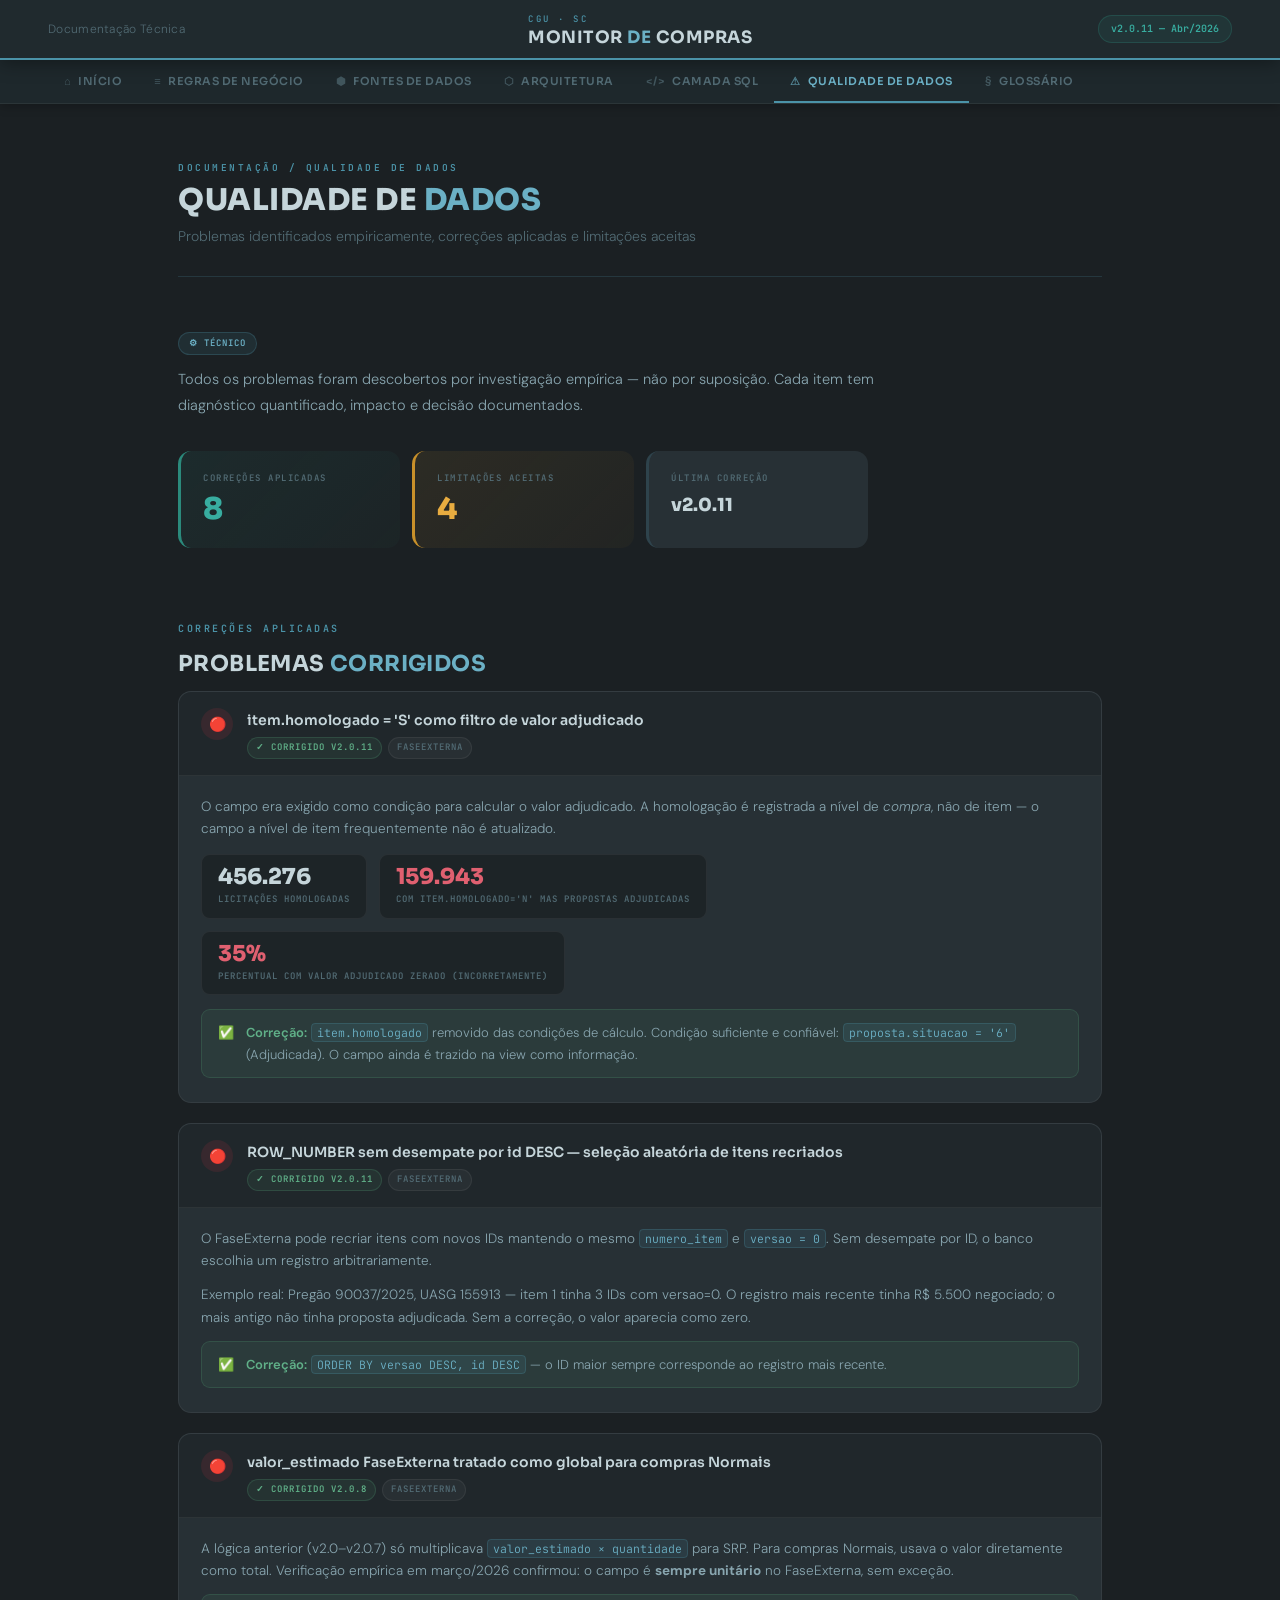
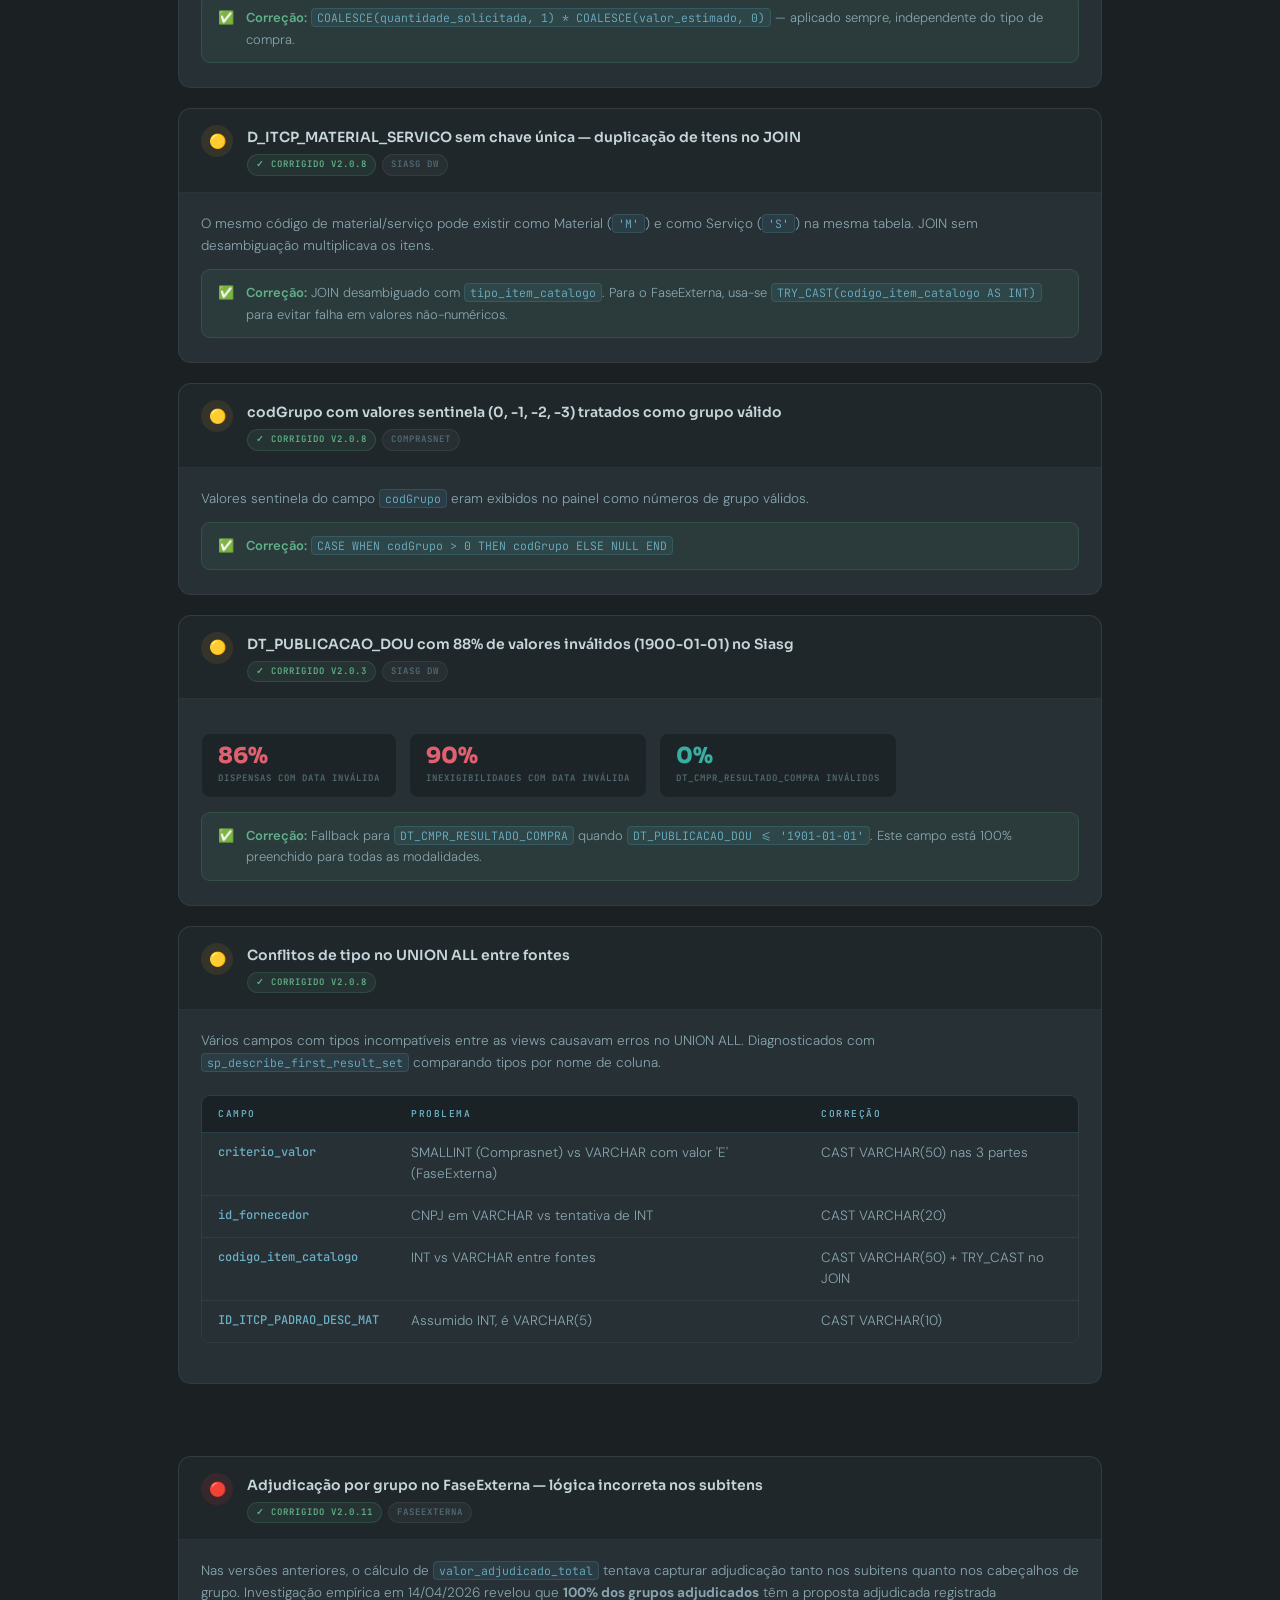
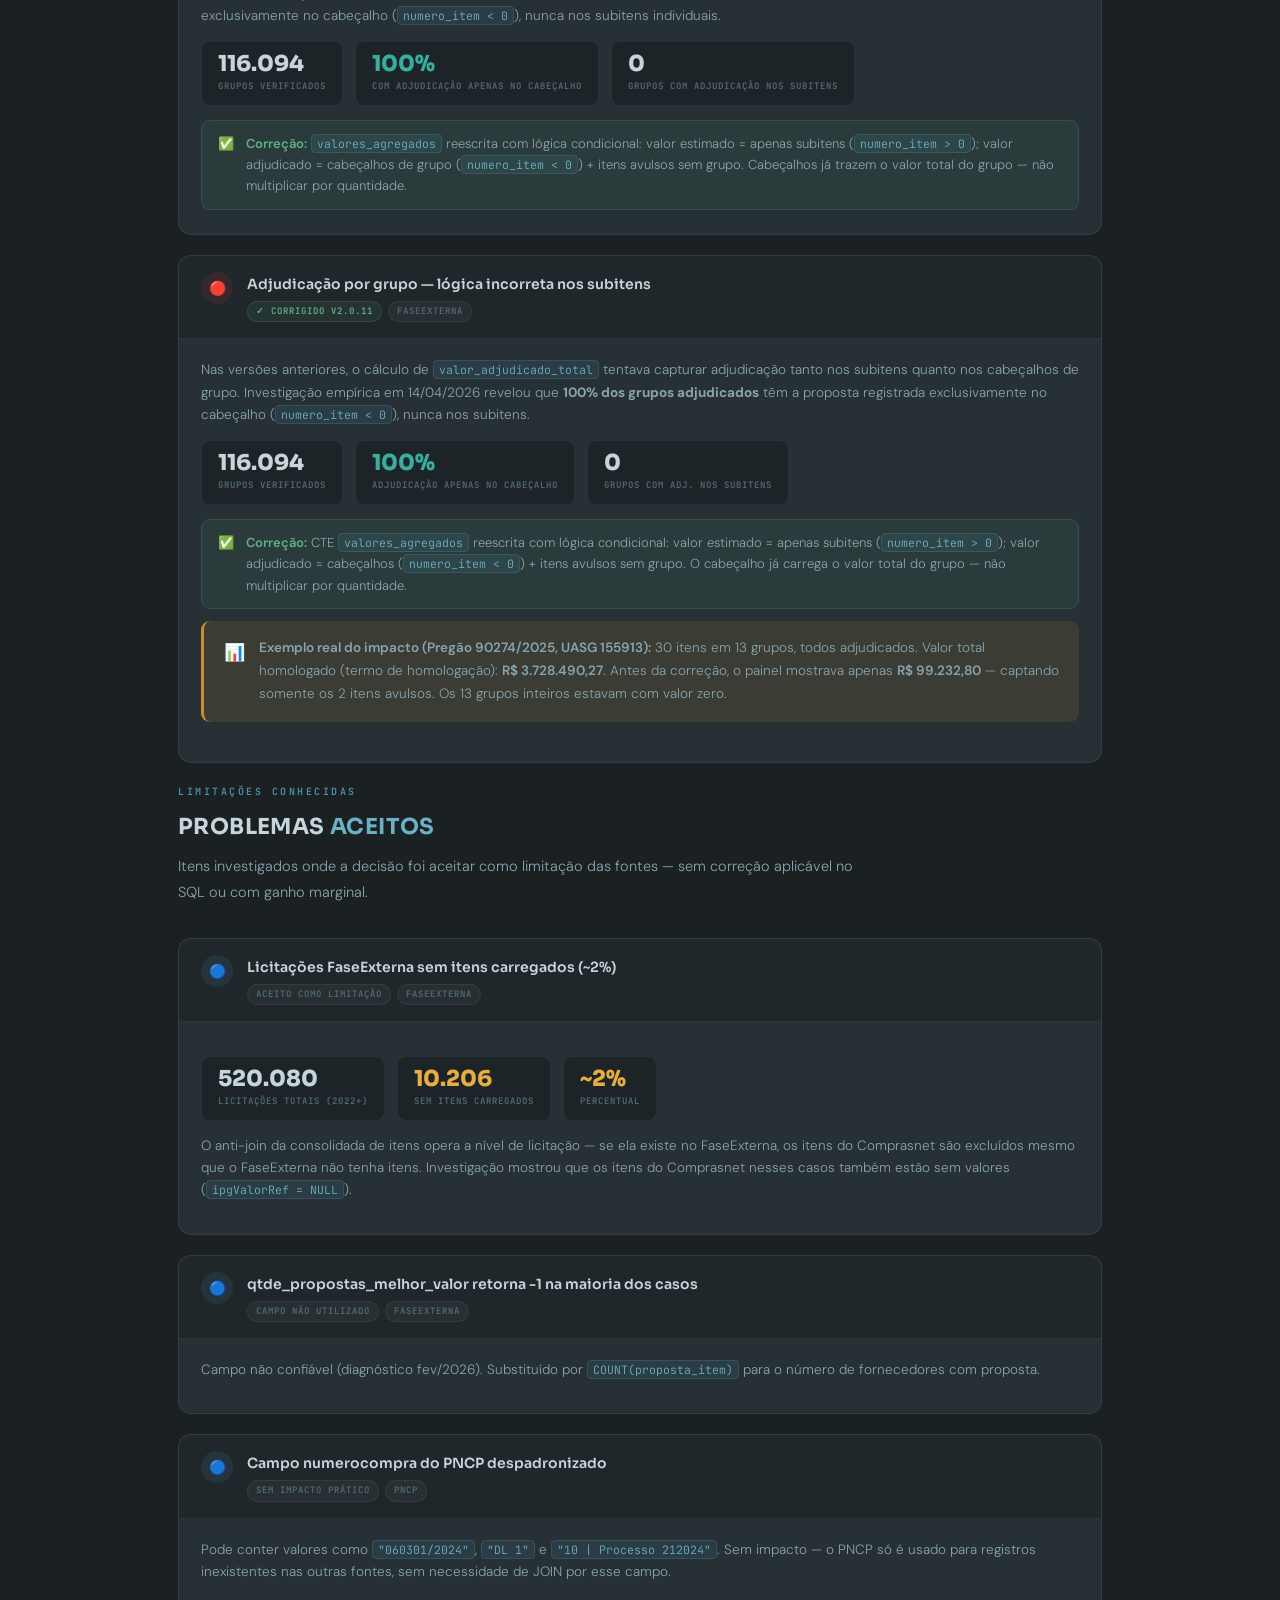
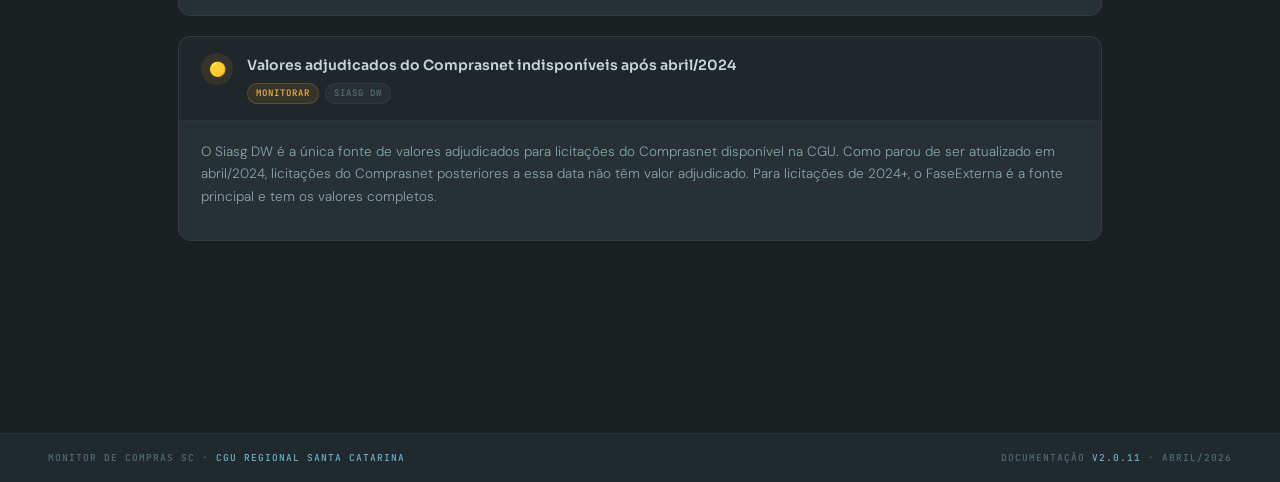
<file: qualidade-dados.html>
<!DOCTYPE html>
<html lang="pt-BR">
<head>
  <meta charset="UTF-8">
  <meta name="viewport" content="width=device-width, initial-scale=1.0">
  <title>Qualidade de Dados — Monitor de Compras SC</title>
  <link rel="stylesheet" href="style.css">
</head>
<body>

<header class="site-header">
  <span class="header-doc-label">Documentação Técnica</span>
  <a class="header-brand" href="index.html">
    <div class="brand-meta">
      <span class="brand-label">CGU · SC</span>
      <span class="brand-title">Monitor <em>de</em> Compras</span>
    </div>
  </a>
  <div class="header-right"><span class="version-pill">v2.0.11 — Abr/2026</span></div>
</header>

<nav class="tab-nav">
  <a class="tab-link" href="index.html"><span class="tab-icon">⌂</span> Início</a>
  <a class="tab-link" href="regras-negocio.html"><span class="tab-icon">≡</span> Regras de Negócio</a>
  <a class="tab-link" href="fontes-de-dados.html"><span class="tab-icon">⬢</span> Fontes de Dados</a>
  <a class="tab-link" href="arquitetura.html"><span class="tab-icon">⬡</span> Arquitetura</a>
  <a class="tab-link" href="camada-sql.html"><span class="tab-icon">&lt;/&gt;</span> Camada SQL</a>
  <a class="tab-link active" href="qualidade-dados.html"><span class="tab-icon">⚠</span> Qualidade de Dados</a>
  <a class="tab-link" href="glossario.html"><span class="tab-icon">§</span> Glossário</a>
</nav>

<div class="page-wrap">

  <div class="page-top">
    <div class="page-eyebrow">Documentação / Qualidade de Dados</div>
    <h1 class="page-title">Qualidade de <em>Dados</em></h1>
    <p class="page-subtitle">Problemas identificados empiricamente, correções aplicadas e limitações aceitas</p>
  </div>

  <div class="section">
    <span class="badge badge-tecnico">⚙ Técnico</span>
    <p class="section-desc">Todos os problemas foram descobertos por investigação empírica — não por suposição. Cada item tem diagnóstico quantificado, impacto e decisão documentados.</p>
    <div class="stat-row">
      <div class="stat-card teal"><span class="stat-label">Correções aplicadas</span><span class="stat-value">8</span></div>
      <div class="stat-card amber"><span class="stat-label">Limitações aceitas</span><span class="stat-value">4</span></div>
      <div class="stat-card neutral"><span class="stat-label">Última correção</span><span class="stat-value" style="font-size:18px;margin-top:4px;">v2.0.11</span></div>
    </div>
  </div>

  <!-- CORREÇÕES -->
  <div class="section">
    <div class="section-eyebrow">Correções Aplicadas</div>
    <h2 class="section-title">Problemas <em>Corrigidos</em></h2>

    <div class="issue-card">
      <div class="issue-header">
        <div class="issue-severity sev-critical">🔴</div>
        <div>
          <div class="issue-title">item.homologado = 'S' como filtro de valor adjudicado</div>
          <div class="issue-tags">
            <span class="issue-tag tag-fixed">✓ Corrigido v2.0.11</span>
            <span class="issue-tag tag-fonte">FaseExterna</span>
          </div>
        </div>
      </div>
      <div class="issue-body">
        <p>O campo era exigido como condição para calcular o valor adjudicado. A homologação é registrada a nível de <em>compra</em>, não de item — o campo a nível de item frequentemente não é atualizado.</p>
        <div class="stat-pills">
          <div class="stat-pill"><span class="sp-val">456.276</span><span class="sp-lbl">Licitações homologadas</span></div>
          <div class="stat-pill"><span class="sp-val red">159.943</span><span class="sp-lbl">Com item.homologado='N' mas propostas adjudicadas</span></div>
          <div class="stat-pill"><span class="sp-val red">35%</span><span class="sp-lbl">Percentual com valor adjudicado zerado (incorretamente)</span></div>
        </div>
        <div class="fix-banner">
          <span>✅</span>
          <div><strong>Correção:</strong> <code>item.homologado</code> removido das condições de cálculo. Condição suficiente e confiável: <code>proposta.situacao = '6'</code> (Adjudicada). O campo ainda é trazido na view como informação.</div>
        </div>
      </div>
    </div>

    <div class="issue-card">
      <div class="issue-header">
        <div class="issue-severity sev-critical">🔴</div>
        <div>
          <div class="issue-title">ROW_NUMBER sem desempate por id DESC — seleção aleatória de itens recriados</div>
          <div class="issue-tags">
            <span class="issue-tag tag-fixed">✓ Corrigido v2.0.11</span>
            <span class="issue-tag tag-fonte">FaseExterna</span>
          </div>
        </div>
      </div>
      <div class="issue-body">
        <p>O FaseExterna pode recriar itens com novos IDs mantendo o mesmo <code>numero_item</code> e <code>versao = 0</code>. Sem desempate por ID, o banco escolhia um registro arbitrariamente.</p>
        <p>Exemplo real: Pregão 90037/2025, UASG 155913 — item 1 tinha 3 IDs com versao=0. O registro mais recente tinha R$ 5.500 negociado; o mais antigo não tinha proposta adjudicada. Sem a correção, o valor aparecia como zero.</p>
        <div class="fix-banner">
          <span>✅</span>
          <div><strong>Correção:</strong> <code>ORDER BY versao DESC, id DESC</code> — o ID maior sempre corresponde ao registro mais recente.</div>
        </div>
      </div>
    </div>

    <div class="issue-card">
      <div class="issue-header">
        <div class="issue-severity sev-critical">🔴</div>
        <div>
          <div class="issue-title">valor_estimado FaseExterna tratado como global para compras Normais</div>
          <div class="issue-tags">
            <span class="issue-tag tag-fixed">✓ Corrigido v2.0.8</span>
            <span class="issue-tag tag-fonte">FaseExterna</span>
          </div>
        </div>
      </div>
      <div class="issue-body">
        <p>A lógica anterior (v2.0–v2.0.7) só multiplicava <code>valor_estimado × quantidade</code> para SRP. Para compras Normais, usava o valor diretamente como total. Verificação empírica em março/2026 confirmou: o campo é <strong>sempre unitário</strong> no FaseExterna, sem exceção.</p>
        <div class="fix-banner">
          <span>✅</span>
          <div><strong>Correção:</strong> <code>COALESCE(quantidade_solicitada, 1) * COALESCE(valor_estimado, 0)</code> — aplicado sempre, independente do tipo de compra.</div>
        </div>
      </div>
    </div>

    <div class="issue-card">
      <div class="issue-header">
        <div class="issue-severity sev-warn">🟡</div>
        <div>
          <div class="issue-title">D_ITCP_MATERIAL_SERVICO sem chave única — duplicação de itens no JOIN</div>
          <div class="issue-tags">
            <span class="issue-tag tag-fixed">✓ Corrigido v2.0.8</span>
            <span class="issue-tag tag-fonte">Siasg DW</span>
          </div>
        </div>
      </div>
      <div class="issue-body">
        <p>O mesmo código de material/serviço pode existir como Material (<code>'M'</code>) e como Serviço (<code>'S'</code>) na mesma tabela. JOIN sem desambiguação multiplicava os itens.</p>
        <div class="fix-banner">
          <span>✅</span>
          <div><strong>Correção:</strong> JOIN desambiguado com <code>tipo_item_catalogo</code>. Para o FaseExterna, usa-se <code>TRY_CAST(codigo_item_catalogo AS INT)</code> para evitar falha em valores não-numéricos.</div>
        </div>
      </div>
    </div>

    <div class="issue-card">
      <div class="issue-header">
        <div class="issue-severity sev-warn">🟡</div>
        <div>
          <div class="issue-title">codGrupo com valores sentinela (0, -1, -2, -3) tratados como grupo válido</div>
          <div class="issue-tags">
            <span class="issue-tag tag-fixed">✓ Corrigido v2.0.8</span>
            <span class="issue-tag tag-fonte">Comprasnet</span>
          </div>
        </div>
      </div>
      <div class="issue-body">
        <p>Valores sentinela do campo <code>codGrupo</code> eram exibidos no painel como números de grupo válidos.</p>
        <div class="fix-banner">
          <span>✅</span>
          <div><strong>Correção:</strong> <code>CASE WHEN codGrupo &gt; 0 THEN codGrupo ELSE NULL END</code></div>
        </div>
      </div>
    </div>

    <div class="issue-card">
      <div class="issue-header">
        <div class="issue-severity sev-warn">🟡</div>
        <div>
          <div class="issue-title">DT_PUBLICACAO_DOU com 88% de valores inválidos (1900-01-01) no Siasg</div>
          <div class="issue-tags">
            <span class="issue-tag tag-fixed">✓ Corrigido v2.0.3</span>
            <span class="issue-tag tag-fonte">Siasg DW</span>
          </div>
        </div>
      </div>
      <div class="issue-body">
        <div class="stat-pills">
          <div class="stat-pill"><span class="sp-val red">86%</span><span class="sp-lbl">Dispensas com data inválida</span></div>
          <div class="stat-pill"><span class="sp-val red">90%</span><span class="sp-lbl">Inexigibilidades com data inválida</span></div>
          <div class="stat-pill"><span class="sp-val teal">0%</span><span class="sp-lbl">DT_CMPR_RESULTADO_COMPRA inválidos</span></div>
        </div>
        <div class="fix-banner">
          <span>✅</span>
          <div><strong>Correção:</strong> Fallback para <code>DT_CMPR_RESULTADO_COMPRA</code> quando <code>DT_PUBLICACAO_DOU &lt;= '1901-01-01'</code>. Este campo está 100% preenchido para todas as modalidades.</div>
        </div>
      </div>
    </div>

    <div class="issue-card">
      <div class="issue-header">
        <div class="issue-severity sev-warn">🟡</div>
        <div>
          <div class="issue-title">Conflitos de tipo no UNION ALL entre fontes</div>
          <div class="issue-tags">
            <span class="issue-tag tag-fixed">✓ Corrigido v2.0.8</span>
          </div>
        </div>
      </div>
      <div class="issue-body">
        <p>Vários campos com tipos incompatíveis entre as views causavam erros no UNION ALL. Diagnosticados com <code>sp_describe_first_result_set</code> comparando tipos por nome de coluna.</p>
        <div class="table-wrap">
          <table>
            <thead><tr><th>Campo</th><th>Problema</th><th>Correção</th></tr></thead>
            <tbody>
              <tr><td>criterio_valor</td><td>SMALLINT (Comprasnet) vs VARCHAR com valor 'E' (FaseExterna)</td><td>CAST VARCHAR(50) nas 3 partes</td></tr>
              <tr><td>id_fornecedor</td><td>CNPJ em VARCHAR vs tentativa de INT</td><td>CAST VARCHAR(20)</td></tr>
              <tr><td>codigo_item_catalogo</td><td>INT vs VARCHAR entre fontes</td><td>CAST VARCHAR(50) + TRY_CAST no JOIN</td></tr>
              <tr><td>ID_ITCP_PADRAO_DESC_MAT</td><td>Assumido INT, é VARCHAR(5)</td><td>CAST VARCHAR(10)</td></tr>
            </tbody>
          </table>
        </div>
      </div>
    </div>
  </div>

  <!-- LIMITAÇÕES -->

    <div class="issue-card">
      <div class="issue-header">
        <div class="issue-severity sev-critical">🔴</div>
        <div>
          <div class="issue-title">Adjudicação por grupo no FaseExterna — lógica incorreta nos subitens</div>
          <div class="issue-tags">
            <span class="issue-tag tag-fixed">✓ Corrigido v2.0.11</span>
            <span class="issue-tag tag-fonte">FaseExterna</span>
          </div>
        </div>
      </div>
      <div class="issue-body">
        <p>Nas versões anteriores, o cálculo de <code>valor_adjudicado_total</code> tentava capturar adjudicação tanto nos subitens quanto nos cabeçalhos de grupo. Investigação empírica em 14/04/2026 revelou que <strong>100% dos grupos adjudicados</strong> têm a proposta adjudicada registrada exclusivamente no cabeçalho (<code>numero_item &lt; 0</code>), nunca nos subitens individuais.</p>
        <div class="stat-pills">
          <div class="stat-pill"><span class="sp-val">116.094</span><span class="sp-lbl">Grupos verificados</span></div>
          <div class="stat-pill"><span class="sp-val teal">100%</span><span class="sp-lbl">Com adjudicação apenas no cabeçalho</span></div>
          <div class="stat-pill"><span class="sp-val">0</span><span class="sp-lbl">Grupos com adjudicação nos subitens</span></div>
        </div>
        <div class="fix-banner">
          <span>✅</span>
          <div><strong>Correção:</strong> <code>valores_agregados</code> reescrita com lógica condicional: valor estimado = apenas subitens (<code>numero_item &gt; 0</code>); valor adjudicado = cabeçalhos de grupo (<code>numero_item &lt; 0</code>) + itens avulsos sem grupo. Cabeçalhos já trazem o valor total do grupo — não multiplicar por quantidade.</div>
        </div>
      </div>
    </div>

    <div class="issue-card">
      <div class="issue-header">
        <div class="issue-severity sev-critical">🔴</div>
        <div>
          <div class="issue-title">Adjudicação por grupo — lógica incorreta nos subitens</div>
          <div class="issue-tags">
            <span class="issue-tag tag-fixed">✓ Corrigido v2.0.11</span>
            <span class="issue-tag tag-fonte">FaseExterna</span>
          </div>
        </div>
      </div>
      <div class="issue-body">
        <p>Nas versões anteriores, o cálculo de <code>valor_adjudicado_total</code> tentava capturar adjudicação tanto nos subitens quanto nos cabeçalhos de grupo. Investigação empírica em 14/04/2026 revelou que <strong>100% dos grupos adjudicados</strong> têm a proposta registrada exclusivamente no cabeçalho (<code>numero_item &lt; 0</code>), nunca nos subitens.</p>
        <div class="stat-pills">
          <div class="stat-pill"><span class="sp-val">116.094</span><span class="sp-lbl">Grupos verificados</span></div>
          <div class="stat-pill"><span class="sp-val teal">100%</span><span class="sp-lbl">Adjudicação apenas no cabeçalho</span></div>
          <div class="stat-pill"><span class="sp-val">0</span><span class="sp-lbl">Grupos com adj. nos subitens</span></div>
        </div>
        <div class="fix-banner">
          <span>✅</span>
          <div><strong>Correção:</strong> CTE <code>valores_agregados</code> reescrita com lógica condicional: valor estimado = apenas subitens (<code>numero_item &gt; 0</code>); valor adjudicado = cabeçalhos (<code>numero_item &lt; 0</code>) + itens avulsos sem grupo. O cabeçalho já carrega o valor total do grupo — não multiplicar por quantidade.</div>
        </div>
        <div class="callout callout-warn" style="margin-top:12px;">
          <span class="callout-icon">📊</span>
          <div><strong>Exemplo real do impacto (Pregão 90274/2025, UASG 155913):</strong> 30 itens em 13 grupos, todos adjudicados. Valor total homologado (termo de homologação): <strong>R$ 3.728.490,27</strong>. Antes da correção, o painel mostrava apenas <strong>R$ 99.232,80</strong> — captando somente os 2 itens avulsos. Os 13 grupos inteiros estavam com valor zero.</div>
        </div>
      </div>
    </div>

  <div class="section">
    <div class="section-eyebrow">Limitações Conhecidas</div>
    <h2 class="section-title">Problemas <em>Aceitos</em></h2>
    <p class="section-desc">Itens investigados onde a decisão foi aceitar como limitação das fontes — sem correção aplicável no SQL ou com ganho marginal.</p>

    <div class="issue-card">
      <div class="issue-header">
        <div class="issue-severity sev-info">🔵</div>
        <div>
          <div class="issue-title">Licitações FaseExterna sem itens carregados (~2%)</div>
          <div class="issue-tags">
            <span class="issue-tag tag-accept">Aceito como limitação</span>
            <span class="issue-tag tag-fonte">FaseExterna</span>
          </div>
        </div>
      </div>
      <div class="issue-body">
        <div class="stat-pills">
          <div class="stat-pill"><span class="sp-val">520.080</span><span class="sp-lbl">Licitações totais (2022+)</span></div>
          <div class="stat-pill"><span class="sp-val amber">10.206</span><span class="sp-lbl">Sem itens carregados</span></div>
          <div class="stat-pill"><span class="sp-val amber">~2%</span><span class="sp-lbl">Percentual</span></div>
        </div>
        <p>O anti-join da consolidada de itens opera a nível de licitação — se ela existe no FaseExterna, os itens do Comprasnet são excluídos mesmo que o FaseExterna não tenha itens. Investigação mostrou que os itens do Comprasnet nesses casos também estão sem valores (<code>ipgValorRef = NULL</code>).</p>
      </div>
    </div>

    <div class="issue-card">
      <div class="issue-header">
        <div class="issue-severity sev-info">🔵</div>
        <div>
          <div class="issue-title">qtde_propostas_melhor_valor retorna -1 na maioria dos casos</div>
          <div class="issue-tags">
            <span class="issue-tag tag-accept">Campo não utilizado</span>
            <span class="issue-tag tag-fonte">FaseExterna</span>
          </div>
        </div>
      </div>
      <div class="issue-body">
        <p>Campo não confiável (diagnóstico fev/2026). Substituído por <code>COUNT(proposta_item)</code> para o número de fornecedores com proposta.</p>
      </div>
    </div>

    <div class="issue-card">
      <div class="issue-header">
        <div class="issue-severity sev-info">🔵</div>
        <div>
          <div class="issue-title">Campo numerocompra do PNCP despadronizado</div>
          <div class="issue-tags">
            <span class="issue-tag tag-accept">Sem impacto prático</span>
            <span class="issue-tag tag-fonte">PNCP</span>
          </div>
        </div>
      </div>
      <div class="issue-body">
        <p>Pode conter valores como <code>"060301/2024"</code>, <code>"DL 1"</code> e <code>"10 | Processo 212024"</code>. Sem impacto — o PNCP só é usado para registros inexistentes nas outras fontes, sem necessidade de JOIN por esse campo.</p>
      </div>
    </div>

    <div class="issue-card">
      <div class="issue-header">
        <div class="issue-severity sev-warn">🟡</div>
        <div>
          <div class="issue-title">Valores adjudicados do Comprasnet indisponíveis após abril/2024</div>
          <div class="issue-tags">
            <span class="issue-tag tag-watch">Monitorar</span>
            <span class="issue-tag tag-fonte">Siasg DW</span>
          </div>
        </div>
      </div>
      <div class="issue-body">
        <p>O Siasg DW é a única fonte de valores adjudicados para licitações do Comprasnet disponível na CGU. Como parou de ser atualizado em abril/2024, licitações do Comprasnet posteriores a essa data não têm valor adjudicado. Para licitações de 2024+, o FaseExterna é a fonte principal e tem os valores completos.</p>
      </div>
    </div>
  </div>

</div>
<footer class="page-footer">
  <div>Monitor de Compras SC · <span>CGU Regional Santa Catarina</span></div>
  <div>Documentação <span>v2.0.11</span> · Abril/2026</div>
</footer>
</body></html>
</file>
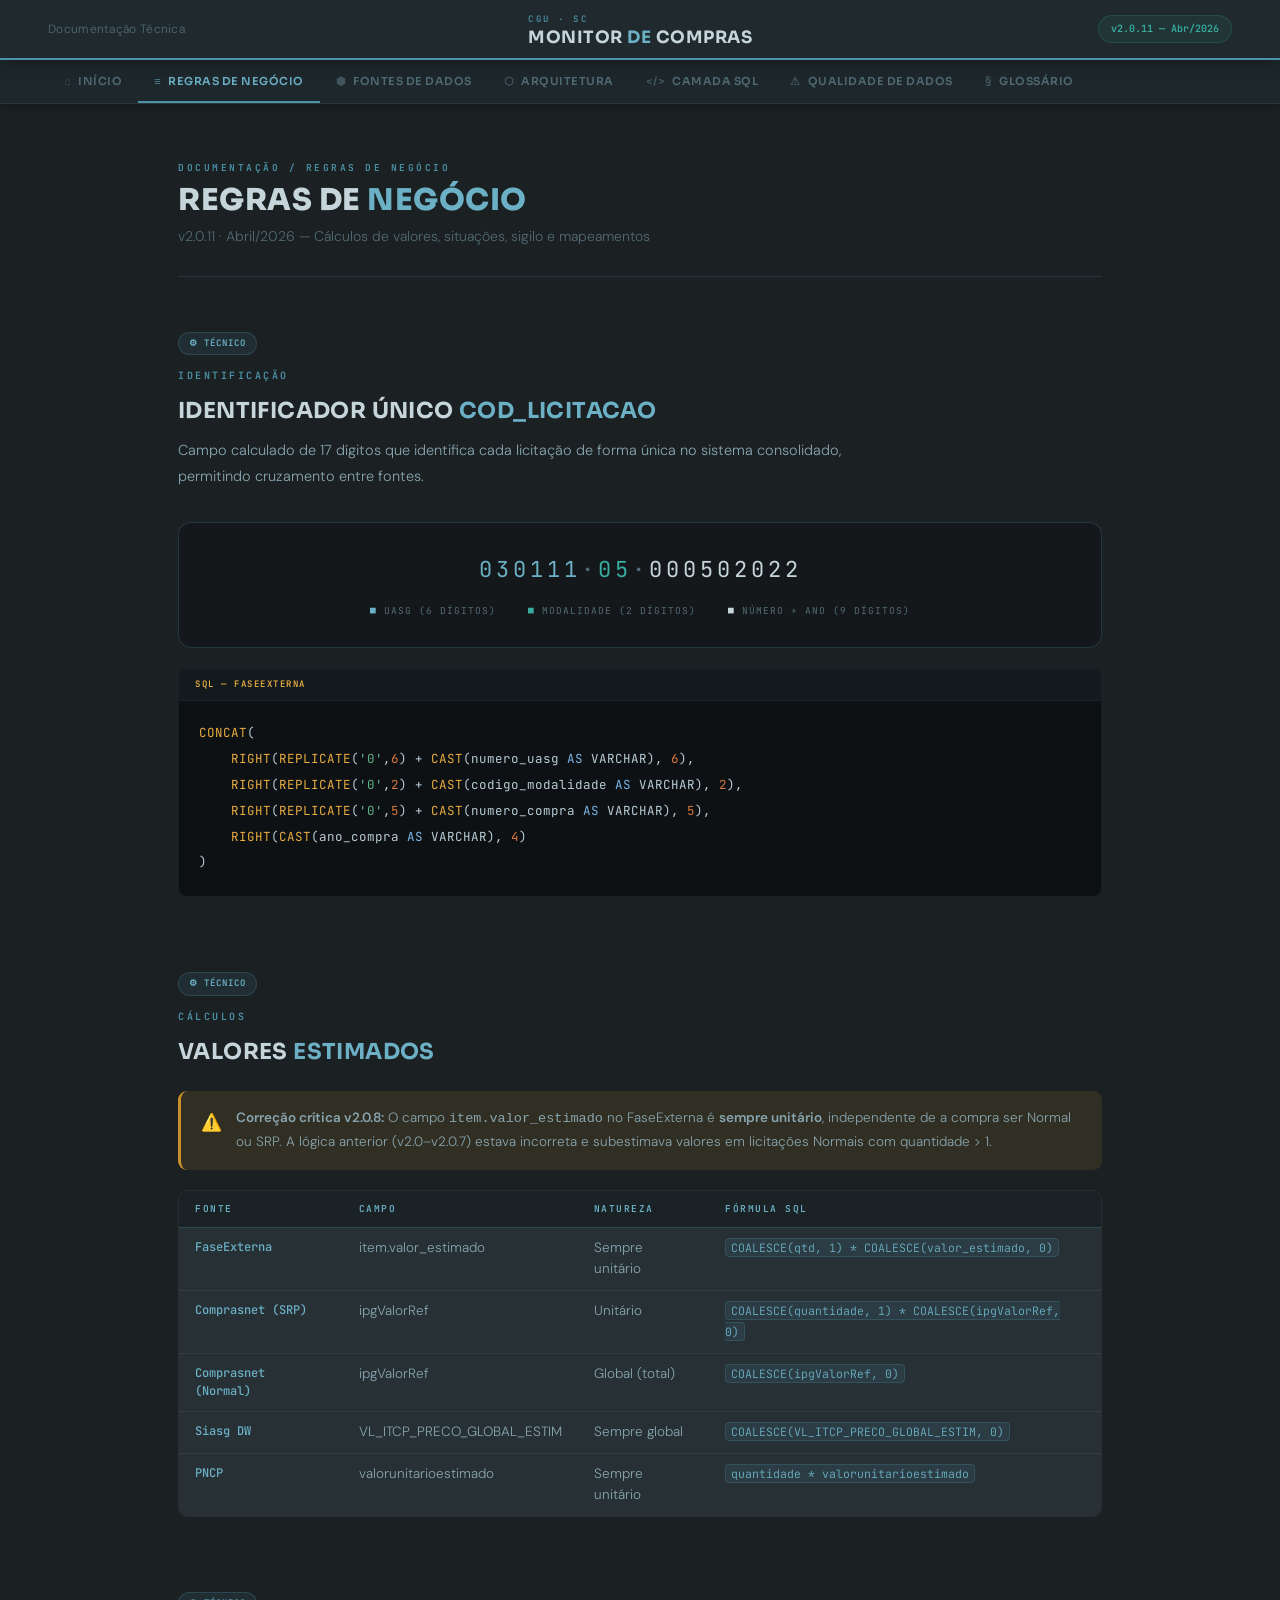
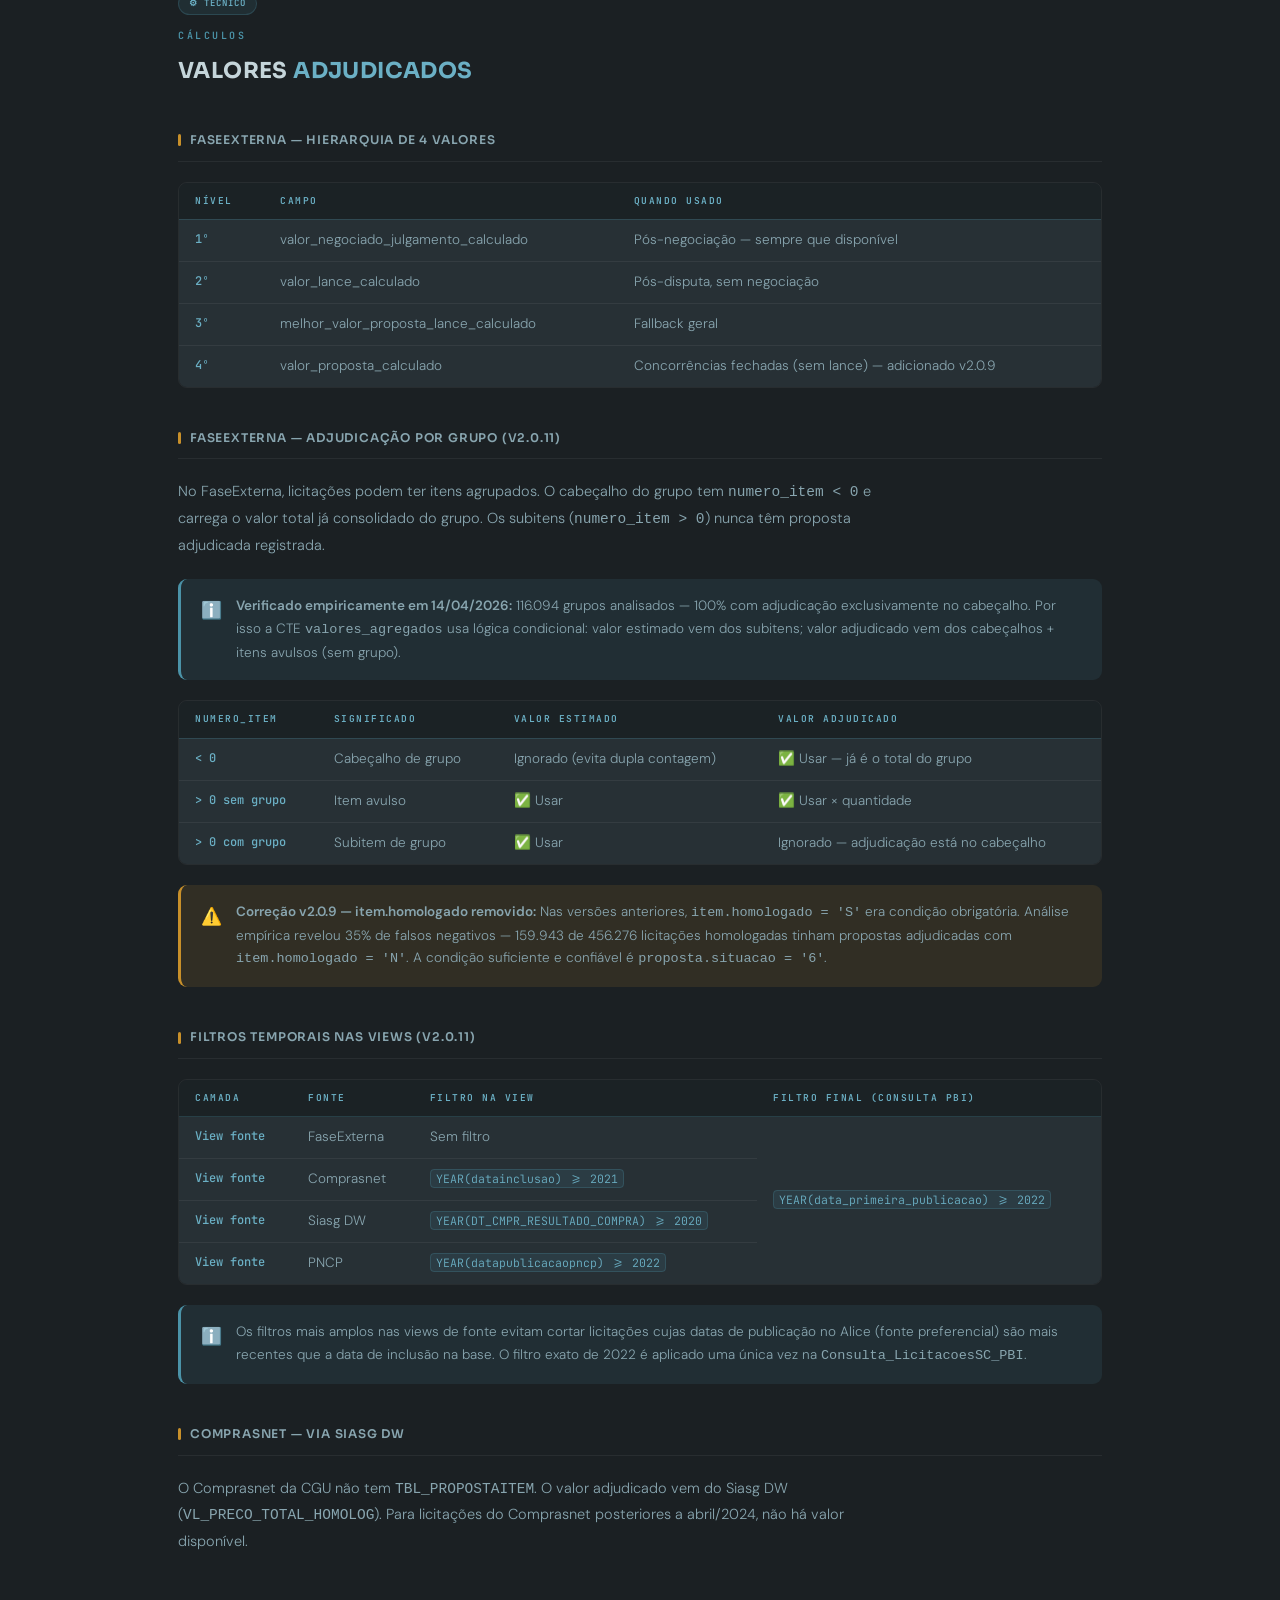
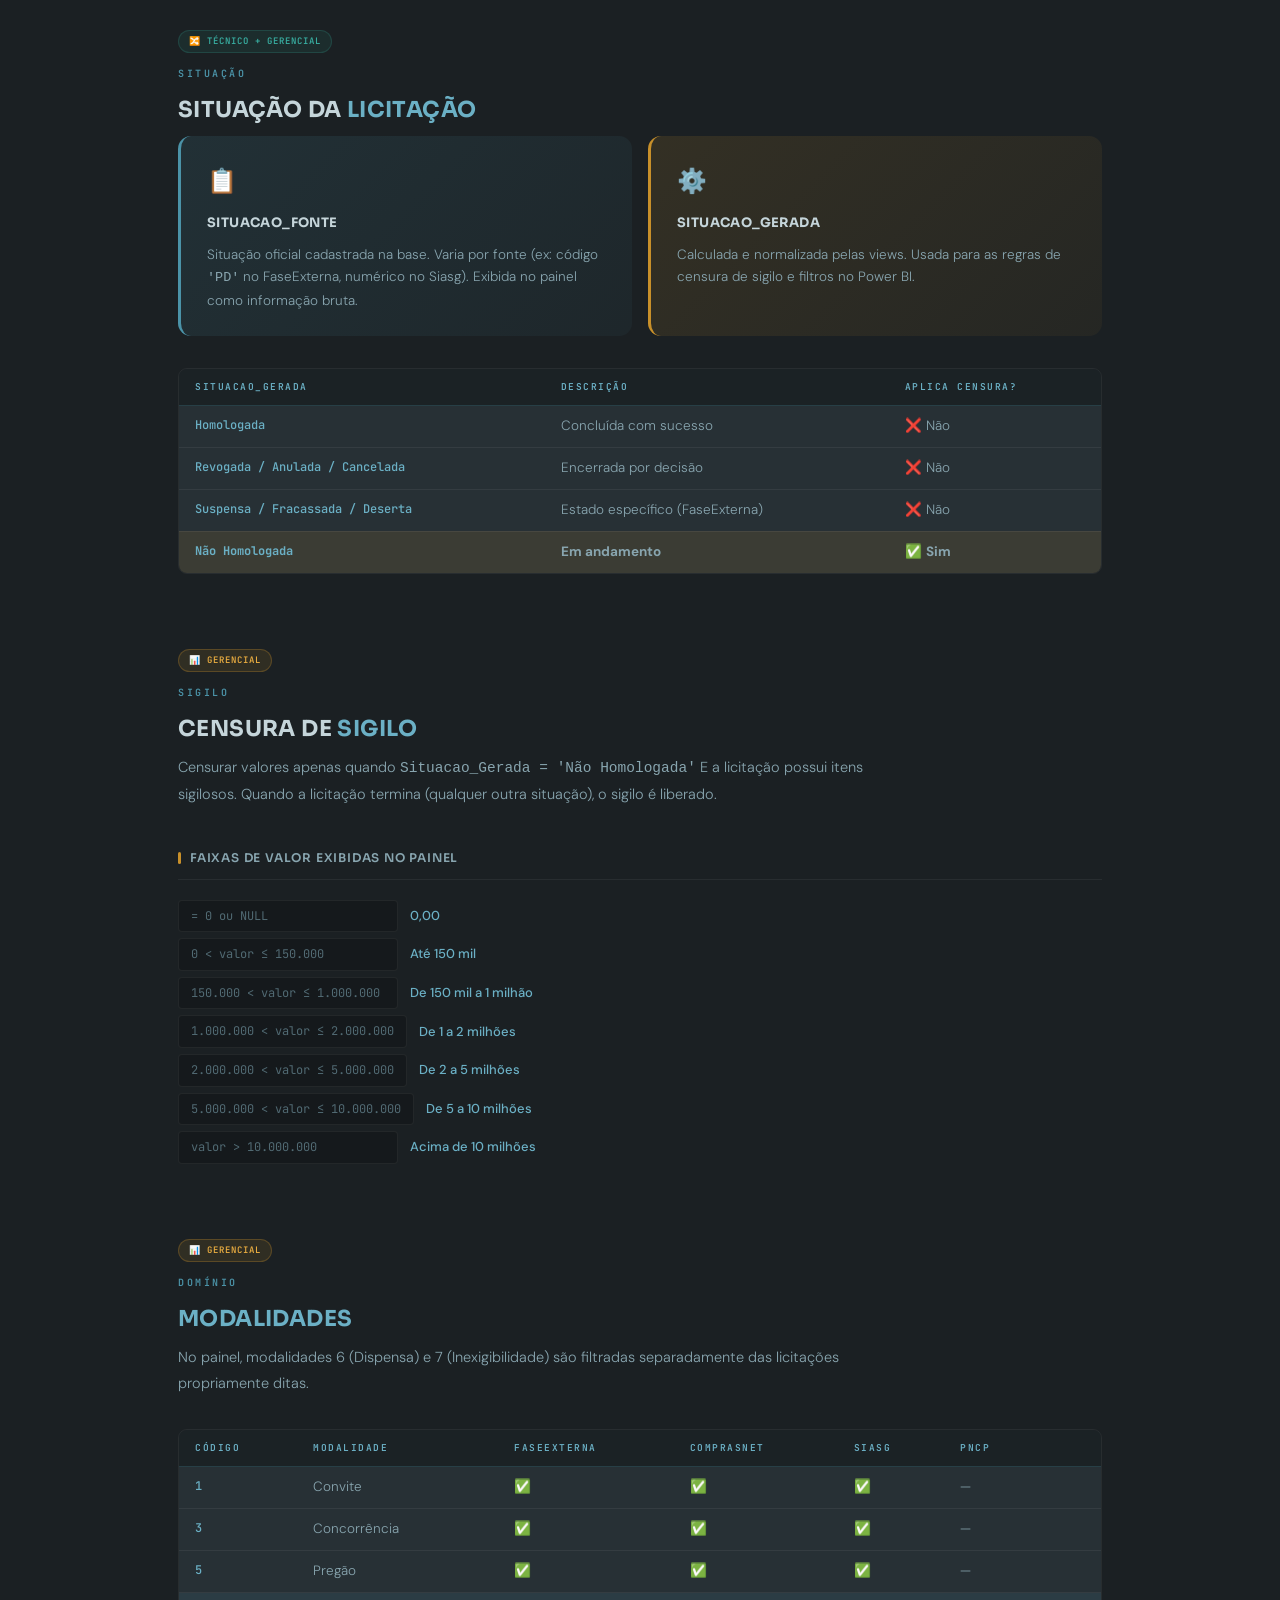
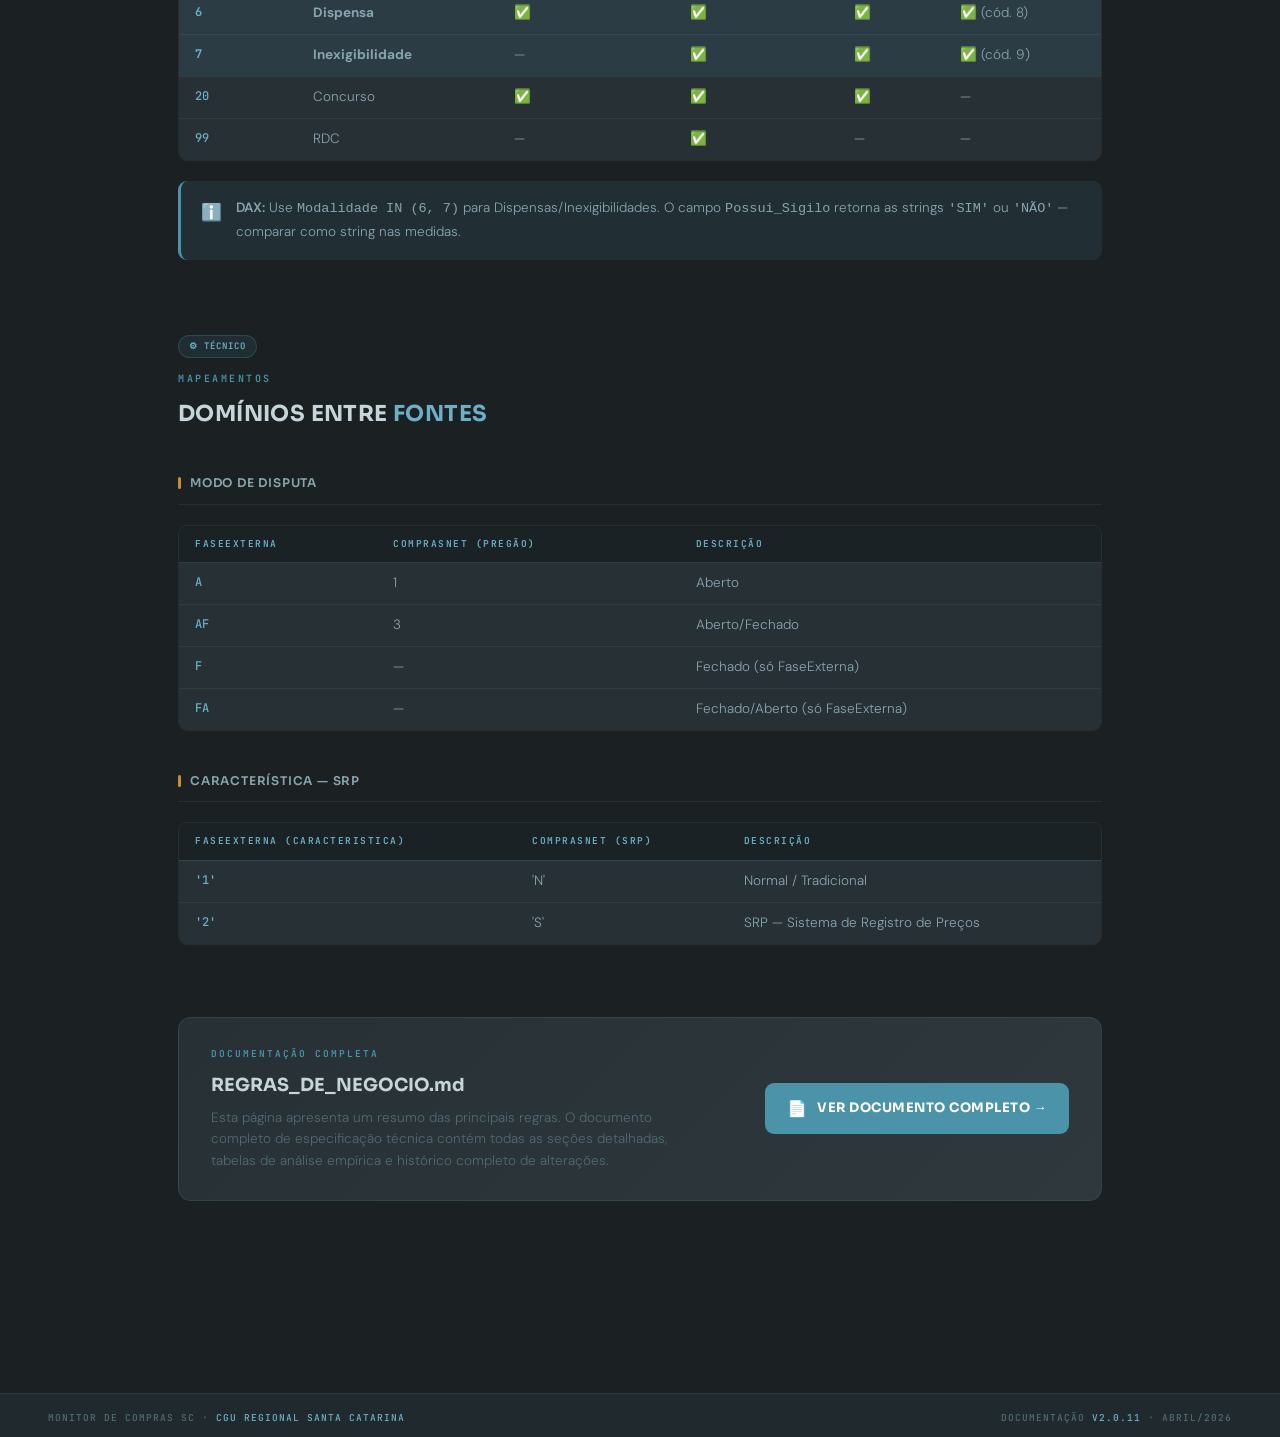
<file: regras-negocio.html>
<!DOCTYPE html>
<html lang="pt-BR">
<head>
  <meta charset="UTF-8">
  <meta name="viewport" content="width=device-width, initial-scale=1.0">
  <title>Regras de Negócio — Monitor de Compras SC</title>
  <link rel="stylesheet" href="style.css">
</head>
<body>

<header class="site-header">
  <span class="header-doc-label">Documentação Técnica</span>
  <a class="header-brand" href="index.html">
    <div class="brand-meta">
      <span class="brand-label">CGU · SC</span>
      <span class="brand-title">Monitor <em>de</em> Compras</span>
    </div>
  </a>
  <div class="header-right"><span class="version-pill">v2.0.11 — Abr/2026</span></div>
</header>

<nav class="tab-nav">
  <a class="tab-link" href="index.html"><span class="tab-icon">⌂</span> Início</a>
  <a class="tab-link active" href="regras-negocio.html"><span class="tab-icon">≡</span> Regras de Negócio</a>
  <a class="tab-link" href="fontes-de-dados.html"><span class="tab-icon">⬢</span> Fontes de Dados</a>
  <a class="tab-link" href="arquitetura.html"><span class="tab-icon">⬡</span> Arquitetura</a>
  <a class="tab-link" href="camada-sql.html"><span class="tab-icon">&lt;/&gt;</span> Camada SQL</a>
  <a class="tab-link" href="qualidade-dados.html"><span class="tab-icon">⚠</span> Qualidade de Dados</a>
  <a class="tab-link" href="glossario.html"><span class="tab-icon">§</span> Glossário</a>
</nav>

<div class="page-wrap">

  <div class="page-top">
    <div class="page-eyebrow">Documentação / Regras de Negócio</div>
    <h1 class="page-title">Regras de <em>Negócio</em></h1>
    <p class="page-subtitle">v2.0.11 · Abril/2026 — Cálculos de valores, situações, sigilo e mapeamentos</p>
  </div>

  <!-- Cod_licitacao -->
  <div class="section">
    <span class="badge badge-tecnico">⚙ Técnico</span>
    <div class="section-eyebrow">Identificação</div>
    <h2 class="section-title">Identificador Único <em>Cod_licitacao</em></h2>
    <p class="section-desc">Campo calculado de 17 dígitos que identifica cada licitação de forma única no sistema consolidado, permitindo cruzamento entre fontes.</p>

    <div style="background:rgba(0,0,0,.25);border:1px solid var(--blue-bdr);border-radius:var(--rlg);padding:28px;text-align:center;margin:20px 0;">
      <div style="font-family:var(--f-mono);font-size:22px;letter-spacing:4px;margin-bottom:14px;">
        <span style="color:var(--blue-lt);">030111</span><span style="color:var(--text-muted);">·</span><span style="color:var(--teal-lt);">05</span><span style="color:var(--text-muted);">·</span><span style="color:var(--text);">000502022</span>
      </div>
      <div style="display:flex;justify-content:center;gap:32px;font-family:var(--f-mono);font-size:9.5px;color:var(--text-muted);text-transform:uppercase;letter-spacing:1px;">
        <span><span style="color:var(--blue-lt);">■</span> UASG (6 dígitos)</span>
        <span><span style="color:var(--teal-lt);">■</span> Modalidade (2 dígitos)</span>
        <span><span style="color:var(--text);">■</span> Número + Ano (9 dígitos)</span>
      </div>
    </div>

    <div class="code-block">
      <div class="code-header"><span class="code-lang">SQL — FaseExterna</span></div>
      <pre><code><span class="fn">CONCAT</span>(
    <span class="fn">RIGHT</span>(<span class="fn">REPLICATE</span>(<span class="str">'0'</span>,<span class="num">6</span>) + <span class="fn">CAST</span>(numero_uasg <span class="kw">AS</span> VARCHAR), <span class="num">6</span>),
    <span class="fn">RIGHT</span>(<span class="fn">REPLICATE</span>(<span class="str">'0'</span>,<span class="num">2</span>) + <span class="fn">CAST</span>(codigo_modalidade <span class="kw">AS</span> VARCHAR), <span class="num">2</span>),
    <span class="fn">RIGHT</span>(<span class="fn">REPLICATE</span>(<span class="str">'0'</span>,<span class="num">5</span>) + <span class="fn">CAST</span>(numero_compra <span class="kw">AS</span> VARCHAR), <span class="num">5</span>),
    <span class="fn">RIGHT</span>(<span class="fn">CAST</span>(ano_compra <span class="kw">AS</span> VARCHAR), <span class="num">4</span>)
)</code></pre>
    </div>
  </div>

  <!-- Valores estimados -->
  <div class="section">
    <span class="badge badge-tecnico">⚙ Técnico</span>
    <div class="section-eyebrow">Cálculos</div>
    <h2 class="section-title">Valores <em>Estimados</em></h2>

    <div class="callout callout-warn">
      <span class="callout-icon">⚠️</span>
      <div><strong>Correção crítica v2.0.8:</strong> O campo <code>item.valor_estimado</code> no FaseExterna é <strong>sempre unitário</strong>, independente de a compra ser Normal ou SRP. A lógica anterior (v2.0–v2.0.7) estava incorreta e subestimava valores em licitações Normais com quantidade &gt; 1.</div>
    </div>

    <div class="table-wrap">
      <table>
        <thead><tr><th>Fonte</th><th>Campo</th><th>Natureza</th><th>Fórmula SQL</th></tr></thead>
        <tbody>
          <tr><td>FaseExterna</td><td>item.valor_estimado</td><td>Sempre unitário</td><td><code>COALESCE(qtd, 1) * COALESCE(valor_estimado, 0)</code></td></tr>
          <tr><td>Comprasnet (SRP)</td><td>ipgValorRef</td><td>Unitário</td><td><code>COALESCE(quantidade, 1) * COALESCE(ipgValorRef, 0)</code></td></tr>
          <tr><td>Comprasnet (Normal)</td><td>ipgValorRef</td><td>Global (total)</td><td><code>COALESCE(ipgValorRef, 0)</code></td></tr>
          <tr><td>Siasg DW</td><td>VL_ITCP_PRECO_GLOBAL_ESTIM</td><td>Sempre global</td><td><code>COALESCE(VL_ITCP_PRECO_GLOBAL_ESTIM, 0)</code></td></tr>
          <tr><td>PNCP</td><td>valorunitarioestimado</td><td>Sempre unitário</td><td><code>quantidade * valorunitarioestimado</code></td></tr>
        </tbody>
      </table>
    </div>
  </div>

  <!-- Valores adjudicados -->
  <div class="section">
    <span class="badge badge-tecnico">⚙ Técnico</span>
    <div class="section-eyebrow">Cálculos</div>
    <h2 class="section-title">Valores <em>Adjudicados</em></h2>

    <h3 class="sub-title">FaseExterna — hierarquia de 4 valores</h3>
    <div class="table-wrap">
      <table>
        <thead><tr><th>Nível</th><th>Campo</th><th>Quando Usado</th></tr></thead>
        <tbody>
          <tr><td>1º</td><td>valor_negociado_julgamento_calculado</td><td>Pós-negociação — sempre que disponível</td></tr>
          <tr><td>2º</td><td>valor_lance_calculado</td><td>Pós-disputa, sem negociação</td></tr>
          <tr><td>3º</td><td>melhor_valor_proposta_lance_calculado</td><td>Fallback geral</td></tr>
          <tr><td>4º</td><td>valor_proposta_calculado</td><td>Concorrências fechadas (sem lance) — adicionado v2.0.9</td></tr>
        </tbody>
      </table>
    </div>


    <h3 class="sub-title">FaseExterna — Adjudicação por Grupo (v2.0.11)</h3>
    <p class="section-desc" style="margin-bottom:12px;">No FaseExterna, licitações podem ter itens agrupados. O cabeçalho do grupo tem <code>numero_item &lt; 0</code> e carrega o valor total já consolidado do grupo. Os subitens (<code>numero_item &gt; 0</code>) nunca têm proposta adjudicada registrada.</p>
    <div class="callout callout-info">
      <span class="callout-icon">ℹ️</span>
      <div><strong>Verificado empiricamente em 14/04/2026:</strong> 116.094 grupos analisados — 100% com adjudicação exclusivamente no cabeçalho. Por isso a CTE <code>valores_agregados</code> usa lógica condicional: valor estimado vem dos subitens; valor adjudicado vem dos cabeçalhos + itens avulsos (sem grupo).</div>
    </div>
    <div class="table-wrap">
      <table>
        <thead><tr><th>numero_item</th><th>Significado</th><th>Valor estimado</th><th>Valor adjudicado</th></tr></thead>
        <tbody>
          <tr><td>&lt; 0</td><td>Cabeçalho de grupo</td><td>Ignorado (evita dupla contagem)</td><td>✅ Usar — já é o total do grupo</td></tr>
          <tr><td>&gt; 0 sem grupo</td><td>Item avulso</td><td>✅ Usar</td><td>✅ Usar × quantidade</td></tr>
          <tr><td>&gt; 0 com grupo</td><td>Subitem de grupo</td><td>✅ Usar</td><td>Ignorado — adjudicação está no cabeçalho</td></tr>
        </tbody>
      </table>
    </div>

    <div class="callout callout-warn">
      <span class="callout-icon">⚠️</span>
      <div><strong>Correção v2.0.9 — item.homologado removido:</strong> Nas versões anteriores, <code>item.homologado = 'S'</code> era condição obrigatória. Análise empírica revelou 35% de falsos negativos — 159.943 de 456.276 licitações homologadas tinham propostas adjudicadas com <code>item.homologado = 'N'</code>. A condição suficiente e confiável é <code>proposta.situacao = '6'</code>.</div>
    </div>


    <h3 class="sub-title">Filtros Temporais nas Views (v2.0.11)</h3>
    <div class="table-wrap">
      <table>
        <thead><tr><th>Camada</th><th>Fonte</th><th>Filtro na view</th><th>Filtro final (Consulta PBI)</th></tr></thead>
        <tbody>
          <tr><td>View fonte</td><td>FaseExterna</td><td>Sem filtro</td><td rowspan="4" style="vertical-align:middle;"><code>YEAR(data_primeira_publicacao) &gt;= 2022</code></td></tr>
          <tr><td>View fonte</td><td>Comprasnet</td><td><code>YEAR(datainclusao) &gt;= 2021</code></td></tr>
          <tr><td>View fonte</td><td>Siasg DW</td><td><code>YEAR(DT_CMPR_RESULTADO_COMPRA) &gt;= 2020</code></td></tr>
          <tr><td>View fonte</td><td>PNCP</td><td><code>YEAR(datapublicacaopncp) &gt;= 2022</code></td></tr>
        </tbody>
      </table>
    </div>
    <div class="callout callout-info">
      <span class="callout-icon">ℹ️</span>
      <div>Os filtros mais amplos nas views de fonte evitam cortar licitações cujas datas de publicação no Alice (fonte preferencial) são mais recentes que a data de inclusão na base. O filtro exato de 2022 é aplicado uma única vez na <code>Consulta_LicitacoesSC_PBI</code>.</div>
    </div>

    <h3 class="sub-title">Comprasnet — via Siasg DW</h3>
    <p class="section-desc" style="margin-bottom:0;">O Comprasnet da CGU não tem <code>TBL_PROPOSTAITEM</code>. O valor adjudicado vem do Siasg DW (<code>VL_PRECO_TOTAL_HOMOLOG</code>). Para licitações do Comprasnet posteriores a abril/2024, não há valor disponível.</p>
  </div>

  <!-- Situação -->
  <div class="section">
    <span class="badge badge-hibrido">🔀 Técnico + Gerencial</span>
    <div class="section-eyebrow">Situação</div>
    <h2 class="section-title">Situação da <em>Licitação</em></h2>

    <div class="feat-grid">
      <div class="feat-card feat-blue">
        <span class="feat-icon">📋</span>
        <div class="feat-title">Situacao_Fonte</div>
        <p class="feat-text">Situação oficial cadastrada na base. Varia por fonte (ex: código <code>'PD'</code> no FaseExterna, numérico no Siasg). Exibida no painel como informação bruta.</p>
      </div>
      <div class="feat-card feat-amber">
        <span class="feat-icon">⚙️</span>
        <div class="feat-title">Situacao_Gerada</div>
        <p class="feat-text">Calculada e normalizada pelas views. Usada para as regras de censura de sigilo e filtros no Power BI.</p>
      </div>
    </div>

    <div class="table-wrap">
      <table>
        <thead><tr><th>Situacao_Gerada</th><th>Descrição</th><th>Aplica Censura?</th></tr></thead>
        <tbody>
          <tr><td>Homologada</td><td>Concluída com sucesso</td><td>❌ Não</td></tr>
          <tr><td>Revogada / Anulada / Cancelada</td><td>Encerrada por decisão</td><td>❌ Não</td></tr>
          <tr><td>Suspensa / Fracassada / Deserta</td><td>Estado específico (FaseExterna)</td><td>❌ Não</td></tr>
          <tr style="background:var(--amber-bg);"><td><strong>Não Homologada</strong></td><td><strong>Em andamento</strong></td><td>✅ <strong>Sim</strong></td></tr>
        </tbody>
      </table>
    </div>
  </div>

  <!-- Sigilo -->
  <div class="section">
    <span class="badge badge-gerencial">📊 Gerencial</span>
    <div class="section-eyebrow">Sigilo</div>
    <h2 class="section-title">Censura de <em>Sigilo</em></h2>
    <p class="section-desc">Censurar valores apenas quando <code>Situacao_Gerada = 'Não Homologada'</code> E a licitação possui itens sigilosos. Quando a licitação termina (qualquer outra situação), o sigilo é liberado.</p>

    <h3 class="sub-title">Faixas de valor exibidas no painel</h3>
    <div class="value-faixas">
      <div class="faixa-row"><span class="faixa-range">= 0 ou NULL</span><span class="faixa-label">0,00</span></div>
      <div class="faixa-row"><span class="faixa-range">0 &lt; valor ≤ 150.000</span><span class="faixa-label">Até 150 mil</span></div>
      <div class="faixa-row"><span class="faixa-range">150.000 &lt; valor ≤ 1.000.000</span><span class="faixa-label">De 150 mil a 1 milhão</span></div>
      <div class="faixa-row"><span class="faixa-range">1.000.000 &lt; valor ≤ 2.000.000</span><span class="faixa-label">De 1 a 2 milhões</span></div>
      <div class="faixa-row"><span class="faixa-range">2.000.000 &lt; valor ≤ 5.000.000</span><span class="faixa-label">De 2 a 5 milhões</span></div>
      <div class="faixa-row"><span class="faixa-range">5.000.000 &lt; valor ≤ 10.000.000</span><span class="faixa-label">De 5 a 10 milhões</span></div>
      <div class="faixa-row"><span class="faixa-range">valor &gt; 10.000.000</span><span class="faixa-label">Acima de 10 milhões</span></div>
    </div>
  </div>

  <!-- Modalidades -->
  <div class="section">
    <span class="badge badge-gerencial">📊 Gerencial</span>
    <div class="section-eyebrow">Domínio</div>
    <h2 class="section-title"><em>Modalidades</em></h2>
    <p class="section-desc">No painel, modalidades 6 (Dispensa) e 7 (Inexigibilidade) são filtradas separadamente das licitações propriamente ditas.</p>

    <div class="table-wrap">
      <table>
        <thead><tr><th>Código</th><th>Modalidade</th><th>FaseExterna</th><th>Comprasnet</th><th>Siasg</th><th>PNCP</th></tr></thead>
        <tbody>
          <tr><td>1</td><td>Convite</td><td>✅</td><td>✅</td><td>✅</td><td>—</td></tr>
          <tr><td>3</td><td>Concorrência</td><td>✅</td><td>✅</td><td>✅</td><td>—</td></tr>
          <tr><td>5</td><td>Pregão</td><td>✅</td><td>✅</td><td>✅</td><td>—</td></tr>
          <tr style="background:var(--blue-bg);"><td><strong>6</strong></td><td><strong>Dispensa</strong></td><td>✅</td><td>✅</td><td>✅</td><td>✅ (cód. 8)</td></tr>
          <tr style="background:var(--blue-bg);"><td><strong>7</strong></td><td><strong>Inexigibilidade</strong></td><td>—</td><td>✅</td><td>✅</td><td>✅ (cód. 9)</td></tr>
          <tr><td>20</td><td>Concurso</td><td>✅</td><td>✅</td><td>✅</td><td>—</td></tr>
          <tr><td>99</td><td>RDC</td><td>—</td><td>✅</td><td>—</td><td>—</td></tr>
        </tbody>
      </table>
    </div>

    <div class="callout callout-info">
      <span class="callout-icon">ℹ️</span>
      <div><strong>DAX:</strong> Use <code>Modalidade IN (6, 7)</code> para Dispensas/Inexigibilidades. O campo <code>Possui_Sigilo</code> retorna as strings <code>'SIM'</code> ou <code>'NÃO'</code> — comparar como string nas medidas.</div>
    </div>
  </div>

  <!-- Mapeamentos -->
  <div class="section">
    <span class="badge badge-tecnico">⚙ Técnico</span>
    <div class="section-eyebrow">Mapeamentos</div>
    <h2 class="section-title">Domínios entre <em>Fontes</em></h2>

    <h3 class="sub-title">Modo de Disputa</h3>
    <div class="table-wrap">
      <table>
        <thead><tr><th>FaseExterna</th><th>Comprasnet (Pregão)</th><th>Descrição</th></tr></thead>
        <tbody>
          <tr><td>A</td><td>1</td><td>Aberto</td></tr>
          <tr><td>AF</td><td>3</td><td>Aberto/Fechado</td></tr>
          <tr><td>F</td><td>—</td><td>Fechado (só FaseExterna)</td></tr>
          <tr><td>FA</td><td>—</td><td>Fechado/Aberto (só FaseExterna)</td></tr>
        </tbody>
      </table>
    </div>

    <h3 class="sub-title">Característica — SRP</h3>
    <div class="table-wrap">
      <table>
        <thead><tr><th>FaseExterna (caracteristica)</th><th>Comprasnet (srp)</th><th>Descrição</th></tr></thead>
        <tbody>
          <tr><td>'1'</td><td>'N'</td><td>Normal / Tradicional</td></tr>
          <tr><td>'2'</td><td>'S'</td><td>SRP — Sistema de Registro de Preços</td></tr>
        </tbody>
      </table>
    </div>
  </div>


  <!-- LINK PARA DOCUMENTO COMPLETO -->
  <div class="section">
    <div style="background:linear-gradient(135deg,var(--bg-card) 0%,var(--bg-card-hi) 100%);border:1px solid var(--bdr-blue);border-radius:var(--rlg);padding:28px 32px;display:flex;align-items:center;justify-content:space-between;gap:20px;flex-wrap:wrap;">
      <div>
        <div style="font-family:var(--f-mono);font-size:9.5px;font-weight:600;letter-spacing:2px;text-transform:uppercase;color:var(--blue);margin-bottom:8px;">Documentação Completa</div>
        <div style="font-family:var(--f-ui);font-size:18px;font-weight:700;color:var(--text);margin-bottom:6px;">REGRAS_DE_NEGOCIO.md</div>
        <p style="font-size:13.5px;font-weight:300;color:var(--text-muted);line-height:1.6;max-width:480px;margin:0;">Esta página apresenta um resumo das principais regras. O documento completo de especificação técnica contém todas as seções detalhadas, tabelas de análise empírica e histórico completo de alterações.</p>
      </div>
      <a href="regras-negocio-completo.html" style="display:inline-flex;align-items:center;gap:10px;background:var(--blue);color:white;text-decoration:none;padding:12px 22px;border-radius:var(--r);font-family:var(--f-ui);font-size:13px;font-weight:700;text-transform:uppercase;letter-spacing:.5px;white-space:nowrap;transition:background .18s;" onmouseover="this.style.background='var(--blue-dim)'" onmouseout="this.style.background='var(--blue)'">
        <span style="font-size:16px;">📄</span>
        Ver documento completo →
      </a>
    </div>
  </div>

</div>
<footer class="page-footer">
  <div>Monitor de Compras SC · <span>CGU Regional Santa Catarina</span></div>
  <div>Documentação <span>v2.0.11</span> · Abril/2026</div>
</footer>
</body></html>
</file>
<file: style.css>
/* =========================================================
   Monitor de Compras SC — Documentação
   Base: #1b2023 · Mais ar · Cards coloridos com gradiente
   Fontes: Sora · DM Sans · JetBrains Mono
   ========================================================= */

@import url('https://fonts.googleapis.com/css2?family=Sora:wght@300;400;500;600;700;800&family=DM+Sans:ital,wght@0,300;0,400;0,500;0,600;1,400&family=JetBrains+Mono:wght@400;500;600&display=swap');

:root {
  /* ── Fundo — um pouco mais claro que antes ── */
  --bg:          #1b2023;
  --bg-subtle:   #202a2e;
  --bg-card:     #273035;
  --bg-card-hi:  #2e383d;
  --bg-nav:      #1e282c;

  /* ── Azul aço — cor primária ── */
  --blue:        #4b93a8;
  --blue-lt:     #6bb0c5;
  --blue-dim:    #346f82;
  --blue-bg:     rgba(75,147,168,0.12);
  --blue-bdr:    rgba(75,147,168,0.25);

  /* ── Teal ── */
  --teal:        #2b8a7c;
  --teal-lt:     #38ada0;
  --teal-bg:     rgba(43,138,124,0.12);
  --teal-bdr:    rgba(43,138,124,0.28);

  /* ── Âmbar — destaque quente ── */
  --amber:       #c8902a;
  --amber-lt:    #e8ac40;
  --amber-bg:    rgba(200,144,42,0.12);
  --amber-bdr:   rgba(200,144,42,0.28);

  /* ── Laranja terracota — raro ── */
  --orange:      #c06030;
  --orange-lt:   #d97840;
  --orange-bg:   rgba(192,96,48,0.12);
  --orange-bdr:  rgba(192,96,48,0.28);

  /* ── Verde sálvia — quarto acento para cards ── */
  --sage:        #4a8c6a;
  --sage-lt:     #60b088;
  --sage-bg:     rgba(74,140,106,0.12);
  --sage-bdr:    rgba(74,140,106,0.28);

  /* ── Texto ── */
  --text:        #c5d5da;
  --text-mid:    #88a5af;
  --text-muted:  #516a73;
  --text-faint:  rgba(197,213,218,0.08);

  /* ── Bordas ── */
  --bdr:         rgba(255,255,255,0.06);
  --bdr-blue:    rgba(75,147,168,0.2);

  /* ── Layout ── */
  --header-h: 60px;
  --tabs-h:   44px;
  --r:        9px;
  --rlg:      13px;

  /* ── Tipografia ── */
  --f-ui:   'Sora', sans-serif;
  --f-body: 'DM Sans', sans-serif;
  --f-mono: 'JetBrains Mono', monospace;
}

/* ── Reset ─────────────────────────────────────────────── */
*, *::before, *::after { box-sizing: border-box; margin: 0; padding: 0; }
html { font-size: 15px; scroll-behavior: smooth; }

body {
  font-family: var(--f-body);
  background: var(--bg);
  color: var(--text);
  line-height: 1.72;
  min-height: 100vh;
}

/* ── HEADER ─────────────────────────────────────────────── */
.site-header {
  background: var(--bg-subtle);
  border-bottom: 2px solid var(--blue);
  height: var(--header-h);
  padding: 0 48px;
  display: grid;
  grid-template-columns: 1fr auto 1fr;
  align-items: center;
  position: sticky;
  top: 0;
  z-index: 200;
  box-shadow: 0 2px 20px rgba(0,0,0,0.4);
}

/* Coluna esquerda — "Documentação Técnica" */
.header-doc-label {
  font-family: var(--f-body);
  font-size: 12px;
  font-weight: 300;
  color: var(--text-muted);
  letter-spacing: .3px;
  justify-self: start;
}

/* Coluna central — brand */
.header-brand {
  display: flex;
  flex-direction: column;
  align-items: flex-start;   /* CGU·SC e título alinhados à esquerda entre si */
  gap: 1px;
  text-decoration: none;
  justify-self: center;
}

.brand-meta { display: flex; flex-direction: column; gap: 1px; }

.brand-label {
  font-family: var(--f-mono);
  font-size: 9px;
  font-weight: 500;
  letter-spacing: 2.5px;
  text-transform: uppercase;
  color: var(--blue);
}

.brand-title {
  font-family: var(--f-ui);
  font-size: 17px;
  font-weight: 700;
  letter-spacing: .5px;
  text-transform: uppercase;
  color: var(--text);
  line-height: 1;
}
.brand-title em { font-style: normal; color: var(--blue-lt); }

/* Coluna direita — version pill */
.header-right {
  display: flex;
  align-items: center;
  justify-content: flex-end;
}

.version-pill {
  font-family: var(--f-mono);
  font-size: 10px;
  font-weight: 600;
  color: var(--teal-lt);
  background: var(--teal-bg);
  border: 1px solid var(--teal-bdr);
  padding: 4px 12px;
  border-radius: 20px;
}

/* ── TAB NAV ────────────────────────────────────────────── */
.tab-nav {
  background: var(--bg-nav);
  border-bottom: 1px solid var(--bdr);
  padding: 0 48px;
  display: flex;
  height: var(--tabs-h);
  align-items: stretch;
  position: sticky;
  top: var(--header-h);
  z-index: 190;
  overflow-x: auto;
  scrollbar-width: none;
  box-shadow: 0 2px 10px rgba(0,0,0,0.25);
}
.tab-nav::-webkit-scrollbar { display: none; }

.tab-link {
  display: inline-flex;
  align-items: center;
  gap: 7px;
  padding: 0 16px;
  font-family: var(--f-ui);
  font-size: 11px;
  font-weight: 600;
  letter-spacing: .5px;
  text-transform: uppercase;
  text-decoration: none;
  color: var(--text-muted);
  border-top: 2px solid transparent;
  border-bottom: 2px solid transparent;
  white-space: nowrap;
  transition: color .16s, border-color .16s;
}
.tab-link:hover { color: var(--amber-lt); border-bottom-color: var(--amber); }
.tab-link.active { color: var(--blue-lt); border-bottom-color: var(--blue); }
.tab-icon { font-size: 11px; opacity: .7; }

/* ── PAGE ───────────────────────────────────────────────── */
.page-wrap {
  max-width: 1020px;
  margin: 0 auto;
  padding: 56px 48px 120px;
}

/* ── HERO ───────────────────────────────────────────────── */
.hero {
  background: linear-gradient(135deg, var(--bg-card) 0%, var(--bg-card-hi) 100%);
  border: 1px solid var(--bdr-blue);
  border-radius: var(--rlg);
  padding: 40px 44px;
  margin-bottom: 60px;
  position: relative;
  overflow: hidden;
}

.hero::before {
  content: '';
  position: absolute;
  top: -80px; right: -80px;
  width: 320px; height: 320px;
  border-radius: 50%;
  background: radial-gradient(circle, rgba(75,147,168,.07) 0%, transparent 65%);
  pointer-events: none;
}

.hero-eyebrow {
  font-family: var(--f-mono);
  font-size: 10px;
  font-weight: 600;
  letter-spacing: 2.5px;
  text-transform: uppercase;
  color: var(--blue);
  margin-bottom: 14px;
}

.hero-title {
  font-family: var(--f-ui);
  font-size: 34px;
  font-weight: 800;
  text-transform: uppercase;
  letter-spacing: 1px;
  line-height: 1.1;
  color: var(--text);
  margin-bottom: 16px;
}
.hero-title span { color: var(--blue-lt); }

.hero-desc {
  font-size: 15px;
  font-weight: 300;
  color: var(--text-mid);
  max-width: 580px;
  line-height: 1.8;
  margin-bottom: 32px;
}

.hero-meta {
  display: flex;
  gap: 36px;
  flex-wrap: wrap;
  padding-top: 24px;
  border-top: 1px solid var(--bdr);
}
.hero-meta-item .lbl {
  display: block;
  font-family: var(--f-mono);
  font-size: 9px;
  font-weight: 600;
  letter-spacing: 1.5px;
  text-transform: uppercase;
  color: var(--text-muted);
  margin-bottom: 4px;
}
.hero-meta-item .val {
  font-family: var(--f-body);
  font-size: 13.5px;
  font-weight: 500;
  color: var(--text);
}

/* ── SECTIONS ───────────────────────────────────────────── */
.section {
  margin-bottom: 72px;
  padding-bottom: 0;
}

.section-eyebrow {
  font-family: var(--f-mono);
  font-size: 10px;
  font-weight: 600;
  letter-spacing: 2.5px;
  text-transform: uppercase;
  color: var(--blue);
  margin-bottom: 8px;
}

h2.section-title {
  font-family: var(--f-ui);
  font-size: 22px;
  font-weight: 700;
  text-transform: uppercase;
  letter-spacing: .4px;
  color: var(--text);
  margin-bottom: 8px;
}
h2.section-title em { font-style: normal; color: var(--blue-lt); }

.section-desc {
  font-size: 14.5px;
  font-weight: 300;
  color: var(--text-mid);
  line-height: 1.78;
  max-width: 700px;
  margin-bottom: 32px;
}

h3.sub-title {
  font-family: var(--f-ui);
  font-size: 12px;
  font-weight: 600;
  text-transform: uppercase;
  letter-spacing: .8px;
  color: var(--text-mid);
  margin: 40px 0 20px;
  padding-bottom: 10px;
  border-bottom: 1px solid var(--bdr);
  display: flex;
  align-items: center;
  gap: 9px;
}
h3.sub-title::before {
  content: '';
  width: 3px; height: 12px;
  background: var(--amber);
  border-radius: 2px;
  flex-shrink: 0;
}

/* ── FEATURE CARDS (coloridos) ──────────────────────────── */
.feat-grid {
  display: grid;
  grid-template-columns: 1fr 1fr;
  gap: 16px;
  margin-bottom: 32px;
}

/* Card base */
.feat-card {
  border-radius: var(--rlg);
  padding: 24px 26px;
  display: flex;
  flex-direction: column;
  gap: 10px;
  border-left: 3px solid;
  transition: transform .18s;
}
.feat-card:hover { transform: translateY(-2px); }

/* Variações de cor — cada card tem gradiente e borda próprios */
.feat-blue {
  background: linear-gradient(135deg, rgba(75,147,168,0.14) 0%, rgba(75,147,168,0.06) 100%);
  border-color: var(--blue);
}
.feat-teal {
  background: linear-gradient(135deg, rgba(43,138,124,0.14) 0%, rgba(43,138,124,0.06) 100%);
  border-color: var(--teal);
}
.feat-amber {
  background: linear-gradient(135deg, rgba(200,144,42,0.14) 0%, rgba(200,144,42,0.06) 100%);
  border-color: var(--amber);
}
.feat-sage {
  background: linear-gradient(135deg, rgba(74,140,106,0.14) 0%, rgba(74,140,106,0.06) 100%);
  border-color: var(--sage);
}

.feat-icon { font-size: 24px; }
.feat-title {
  font-family: var(--f-ui);
  font-size: 13px;
  font-weight: 700;
  text-transform: uppercase;
  letter-spacing: .4px;
  color: var(--text);
}
.feat-text {
  font-size: 13.5px;
  font-weight: 300;
  color: var(--text-mid);
  line-height: 1.65;
}

/* ── STAT ROW ───────────────────────────────────────────── */
.stat-row {
  display: grid;
  grid-template-columns: repeat(4, 1fr);
  gap: 12px;
}

.stat-card {
  border-radius: var(--rlg);
  padding: 20px 22px;
  border-left: 3px solid;
}
.stat-card.blue {
  background: linear-gradient(135deg, rgba(75,147,168,0.1) 0%, rgba(75,147,168,0.04) 100%);
  border-color: var(--blue);
}
.stat-card.teal {
  background: linear-gradient(135deg, rgba(43,138,124,0.1) 0%, rgba(43,138,124,0.04) 100%);
  border-color: var(--teal);
}
.stat-card.amber {
  background: linear-gradient(135deg, rgba(200,144,42,0.1) 0%, rgba(200,144,42,0.04) 100%);
  border-color: var(--amber);
}
.stat-card.neutral {
  background: var(--bg-card);
  border-color: var(--bdr-blue);
}

.stat-label {
  display: block;
  font-family: var(--f-mono);
  font-size: 9px;
  font-weight: 600;
  letter-spacing: 1.5px;
  text-transform: uppercase;
  color: var(--text-muted);
  margin-bottom: 8px;
}
.stat-value {
  font-family: var(--f-ui);
  font-size: 30px;
  font-weight: 800;
  line-height: 1;
  color: var(--text);
}
.stat-card.blue  .stat-value { color: var(--blue-lt); }
.stat-card.teal  .stat-value { color: var(--teal-lt); }
.stat-card.amber .stat-value { color: var(--amber-lt); }

/* ── TIMELINE ───────────────────────────────────────────── */
.timeline { position: relative; padding-left: 24px; margin-top: 4px; }

.timeline::before {
  content: '';
  position: absolute;
  left: 6px; top: 8px; bottom: 0;
  width: 1px;
  background: var(--bdr);
}

.tl-item { position: relative; padding: 0 0 28px 22px; }

.tl-item::before {
  content: '';
  position: absolute;
  left: -17px; top: 6px;
  width: 9px; height: 9px;
  border-radius: 50%;
  background: var(--bg-card);
  border: 1.5px solid var(--text-muted);
}

.tl-item.major::before {
  background: var(--orange);
  border-color: var(--orange);
  width: 12px; height: 12px;
  left: -18.5px;
  box-shadow: 0 0 8px rgba(192,96,48,.3);
}

.tl-date {
  font-family: var(--f-mono);
  font-size: 10px;
  font-weight: 500;
  letter-spacing: .8px;
  text-transform: uppercase;
  color: var(--text-muted);
  margin-bottom: 4px;
}
.tl-version { color: var(--blue-lt); margin-left: 6px; font-weight: 600; }

.tl-title {
  font-family: var(--f-ui);
  font-size: 14px;
  font-weight: 600;
  color: var(--text);
  margin-bottom: 4px;
}

.tl-desc {
  font-size: 13.5px;
  font-weight: 300;
  color: var(--text-muted);
  line-height: 1.65;
}
.tl-desc code {
  font-family: var(--f-mono);
  font-size: 11.5px;
  background: var(--blue-bg);
  border: 1px solid var(--blue-bdr);
  padding: 1px 5px;
  border-radius: 4px;
  color: var(--blue-lt);
}

/* ── NAV CARDS ──────────────────────────────────────────── */
.nav-cards {
  display: grid;
  grid-template-columns: repeat(3, 1fr);
  gap: 14px;
}

.nav-card {
  background: var(--bg-card);
  border: 1px solid var(--bdr);
  border-radius: var(--rlg);
  padding: 22px 22px 18px;
  text-decoration: none;
  display: flex;
  flex-direction: column;
  gap: 8px;
  transition: border-color .18s, background .18s, transform .18s;
}
.nav-card:hover {
  border-color: var(--bdr-blue);
  background: var(--bg-card-hi);
  transform: translateY(-3px);
}
.nc-icon { font-size: 20px; }
.nc-title {
  font-family: var(--f-ui);
  font-size: 12px;
  font-weight: 700;
  text-transform: uppercase;
  letter-spacing: .4px;
  color: var(--text);
}
.nc-desc { font-size: 13px; font-weight: 300; color: var(--text-muted); line-height: 1.55; }
.nc-arrow {
  font-family: var(--f-mono);
  font-size: 11px;
  color: var(--blue);
  font-weight: 600;
  margin-top: auto;
  padding-top: 6px;
}

/* ── FOOTER ─────────────────────────────────────────────── */
.page-footer {
  background: var(--bg-subtle);
  border-top: 1px solid var(--bdr);
  padding: 16px 48px;
  display: flex;
  justify-content: space-between;
  align-items: center;
  font-family: var(--f-mono);
  font-size: 9.5px;
  font-weight: 500;
  letter-spacing: 1px;
  text-transform: uppercase;
  color: var(--text-muted);
  flex-wrap: wrap;
  gap: 8px;
}
.page-footer span { color: var(--blue-lt); }

/* ── RESPONSIVE ─────────────────────────────────────────── */
@media (max-width: 860px) {
  .site-header,
  .tab-nav,
  .page-wrap,
  .page-footer { padding-left: 22px; padding-right: 22px; }
  .feat-grid { grid-template-columns: 1fr; }
  .stat-row  { grid-template-columns: 1fr 1fr; }
  .nav-cards { grid-template-columns: 1fr 1fr; }
  .header-doc-label { display: none; }
  .page-wrap { padding-top: 32px; padding-bottom: 72px; }
}
@media (max-width: 540px) {
  .nav-cards, .stat-row { grid-template-columns: 1fr; }
  .hero-title { font-size: 26px; }
  .brand-title { font-size: 14px; }
  .page-wrap { padding: 24px 18px 60px; }
}

/* ══════════════════════════════════════════════════════════
   ESTILOS DAS PÁGINAS INTERNAS
   ══════════════════════════════════════════════════════════ */

/* ── Page top (cabeçalho interno) ──────────────────────── */
.page-top {
  margin-bottom: 52px;
  padding-bottom: 28px;
  border-bottom: 1px solid var(--bdr-blue);
}
.page-eyebrow {
  font-family: var(--f-mono);
  font-size: 9.5px;
  font-weight: 600;
  letter-spacing: 2.5px;
  text-transform: uppercase;
  color: var(--blue);
  margin-bottom: 8px;
}
h1.page-title {
  font-family: var(--f-ui);
  font-size: 30px;
  font-weight: 800;
  text-transform: uppercase;
  letter-spacing: .5px;
  color: var(--text);
  line-height: 1.1;
  margin-bottom: 8px;
}
h1.page-title em { font-style: normal; color: var(--blue-lt); }
.page-subtitle {
  font-size: 14px;
  font-weight: 300;
  color: var(--text-muted);
  line-height: 1.6;
}

/* ── Badges ─────────────────────────────────────────────── */
.badge {
  display: inline-flex;
  align-items: center;
  gap: 5px;
  font-family: var(--f-mono);
  font-size: 9px;
  font-weight: 600;
  letter-spacing: 1px;
  text-transform: uppercase;
  padding: 3px 10px;
  border-radius: 20px;
  border: 1px solid;
  margin-bottom: 12px;
}
.badge-tecnico  { background: var(--blue-bg);   color: var(--blue-lt);   border-color: var(--blue-bdr); }
.badge-gerencial{ background: var(--amber-bg);  color: var(--amber-lt);  border-color: var(--amber-bdr); }
.badge-hibrido  { background: var(--teal-bg);   color: var(--teal-lt);   border-color: var(--teal-bdr); }

/* ── Paragraphs internos ─────────────────────────────────── */
.body-text {
  font-size: 14.5px;
  font-weight: 300;
  color: var(--text-mid);
  line-height: 1.8;
  margin-bottom: 20px;
  max-width: 720px;
}
.body-text strong { color: var(--text); font-weight: 600; }
.body-text code {
  font-family: var(--f-mono);
  font-size: 12px;
  background: var(--blue-bg);
  border: 1px solid var(--blue-bdr);
  padding: 1px 6px;
  border-radius: 4px;
  color: var(--blue-lt);
}

/* ── Callouts ───────────────────────────────────────────── */
.callout {
  display: flex;
  gap: 14px;
  padding: 16px 20px;
  border-radius: var(--r);
  margin: 20px 0;
  font-size: 13.5px;
  font-weight: 300;
  line-height: 1.7;
  border-left: 3px solid;
}
.callout-icon { font-size: 17px; flex-shrink: 0; margin-top: 1px; }
.callout strong { font-weight: 600; }

.callout-info  { background: var(--blue-bg);   border-color: var(--blue);   color: var(--text-mid); }
.callout-warn  { background: var(--amber-bg);  border-color: var(--amber);  color: var(--text-mid); }
.callout-error { background: var(--orange-bg); border-color: var(--orange); color: var(--text-mid); }
.callout-ok    { background: var(--sage-bg);   border-color: var(--sage);   color: var(--text-mid); }

/* ── Tabelas ─────────────────────────────────────────────── */
.table-wrap {
  overflow-x: auto;
  margin: 20px 0;
  border-radius: var(--r);
  border: 1px solid var(--bdr);
}
table {
  width: 100%;
  border-collapse: collapse;
  font-size: 13.5px;
  background: var(--bg-card);
}
thead tr { background: rgba(0,0,0,.3); }
thead th {
  padding: 10px 16px;
  text-align: left;
  font-family: var(--f-mono);
  font-size: 9.5px;
  font-weight: 600;
  letter-spacing: 1.5px;
  text-transform: uppercase;
  color: var(--blue-lt);
  white-space: nowrap;
  border-bottom: 1px solid var(--blue-bdr);
}
tbody tr { border-bottom: 1px solid var(--bdr); }
tbody tr:last-child { border-bottom: none; }
tbody tr:hover { background: rgba(75,147,168,.04); }
tbody td {
  padding: 10px 16px;
  vertical-align: top;
  color: var(--text-mid);
  font-weight: 300;
  line-height: 1.55;
}
tbody td:first-child {
  font-family: var(--f-mono);
  font-size: 12px;
  color: var(--blue-lt);
  font-weight: 500;
}
tbody td code {
  font-family: var(--f-mono);
  font-size: 11.5px;
  background: var(--blue-bg);
  border: 1px solid var(--blue-bdr);
  padding: 1px 5px;
  border-radius: 4px;
  color: var(--blue-lt);
}

/* ── Blocos de código ───────────────────────────────────── */
.code-block {
  background: rgba(0,0,0,.45);
  border-radius: var(--r);
  border: 1px solid rgba(75,147,168,.12);
  overflow: hidden;
  margin: 20px 0;
}
.code-header {
  display: flex;
  align-items: center;
  justify-content: space-between;
  padding: 8px 16px;
  background: rgba(75,147,168,.07);
  border-bottom: 1px solid rgba(75,147,168,.1);
}
.code-lang {
  font-family: var(--f-mono);
  font-size: 9px;
  font-weight: 600;
  letter-spacing: 1.5px;
  text-transform: uppercase;
  color: var(--amber-lt);
}
.code-label { font-family: var(--f-mono); font-size: 10px; color: var(--text-muted); }
.code-block pre { padding: 20px; overflow-x: auto; }
.code-block code {
  font-family: var(--f-mono);
  font-size: 12.5px;
  line-height: 1.75;
  color: #b8ccd6;
}
/* Syntax */
.kw  { color: #7ab6e8; }
.fn  { color: var(--amber-lt); }
.str { color: var(--sage-lt); }
.cm  { color: var(--text-muted); font-style: italic; }
.num { color: var(--orange-lt); }
.tb  { color: var(--blue-lt); }

/* ── Source cards (fontes de dados) ─────────────────────── */
.source-cards {
  display: grid;
  grid-template-columns: 1fr 1fr;
  gap: 16px;
  margin: 24px 0;
}
.source-card {
  background: var(--bg-card);
  border: 1px solid var(--bdr);
  border-radius: var(--rlg);
  padding: 22px 24px;
  transition: border-color .18s, transform .18s;
}
.source-card:hover { border-color: var(--bdr-blue); transform: translateY(-2px); }
.source-card-header {
  display: flex;
  align-items: center;
  justify-content: space-between;
  margin-bottom: 12px;
}
.source-name {
  font-family: var(--f-ui);
  font-size: 16px;
  font-weight: 700;
  text-transform: uppercase;
  letter-spacing: .4px;
  color: var(--text);
}
.source-priority {
  font-family: var(--f-mono);
  font-size: 9px;
  font-weight: 600;
  letter-spacing: 1px;
  text-transform: uppercase;
  padding: 3px 10px;
  border-radius: 20px;
  border: 1px solid;
}
.p1 { background: var(--blue-bg);   color: var(--blue-lt);   border-color: var(--blue-bdr); }
.p2 { background: var(--teal-bg);   color: var(--teal-lt);   border-color: var(--teal-bdr); }
.p3 { background: var(--amber-bg);  color: var(--amber-lt);  border-color: var(--amber-bdr); }
.p4 { background: rgba(255,255,255,.04); color: var(--text-muted); border-color: var(--bdr); }
.source-card p { font-size: 13px; font-weight: 300; color: var(--text-muted); line-height: 1.65; margin-bottom: 12px; }
.source-tag {
  display: inline-block;
  font-family: var(--f-mono);
  font-size: 10.5px;
  background: rgba(255,255,255,.05);
  color: var(--text-muted);
  border: 1px solid var(--bdr);
  padding: 2px 8px;
  border-radius: 4px;
  margin: 2px 3px 0 0;
}

/* ── View items (SQL) ───────────────────────────────────── */
.view-item {
  background: var(--bg-card);
  border: 1px solid var(--bdr);
  border-radius: var(--rlg);
  margin-bottom: 20px;
  overflow: hidden;
}
.view-item.highlight { border-color: var(--blue-bdr); }
.view-header {
  display: flex;
  align-items: flex-start;
  justify-content: space-between;
  padding: 16px 22px;
  background: rgba(0,0,0,.18);
  border-bottom: 1px solid var(--bdr);
}
.view-name {
  font-family: var(--f-mono);
  font-size: 13.5px;
  font-weight: 600;
  color: var(--text);
}
.view-name.primary { color: var(--blue-lt); }
.view-file { font-size: 11px; color: var(--text-muted); margin-top: 2px; font-weight: 300; }
.view-badges { display: flex; gap: 8px; align-items: center; flex-wrap: wrap; }
.view-source {
  font-family: var(--f-mono);
  font-size: 9px;
  font-weight: 600;
  letter-spacing: 1px;
  text-transform: uppercase;
  padding: 3px 9px;
  border-radius: 20px;
  background: rgba(255,255,255,.07);
  color: var(--text-mid);
  border: 1px solid var(--bdr);
}
.view-source.blue { background: var(--blue);  color: var(--bg); border-color: var(--blue); }
.view-source.amber { background: var(--amber); color: var(--bg); border-color: var(--amber); }
.view-body { padding: 20px 22px; }
.view-body p { font-size: 13.5px; font-weight: 300; color: var(--text-mid); margin-bottom: 12px; line-height: 1.65; }
.view-body p code { font-family: var(--f-mono); font-size: 11.5px; background: var(--blue-bg); border: 1px solid var(--blue-bdr); padding: 1px 5px; border-radius: 4px; color: var(--blue-lt); }

/* ── Field list ─────────────────────────────────────────── */
.field-list { display: flex; flex-wrap: wrap; gap: 6px; margin: 12px 0; }
.field-item {
  font-family: var(--f-mono);
  font-size: 11px;
  background: var(--blue-bg);
  border: 1px solid var(--blue-bdr);
  padding: 3px 9px;
  border-radius: 4px;
  color: var(--blue-lt);
}

/* ── Priority flow ──────────────────────────────────────── */
.priority-flow {
  display: flex;
  align-items: center;
  flex-wrap: wrap;
  gap: 0;
  padding: 20px 24px;
  background: rgba(0,0,0,.15);
  border: 1px solid var(--bdr);
  border-radius: var(--r);
  margin: 16px 0;
}
.pf-step { display: flex; flex-direction: column; align-items: center; text-align: center; }
.pf-box {
  padding: 8px 16px;
  border-radius: var(--r);
  font-family: var(--f-mono);
  font-size: 11.5px;
  font-weight: 600;
  text-transform: uppercase;
  border: 1px solid;
  white-space: nowrap;
}
.pf-label { font-size: 10px; color: var(--text-muted); margin-top: 5px; font-family: var(--f-mono); }
.pf-arrow { font-size: 16px; color: var(--text-muted); margin: 0 10px; padding-bottom: 18px; opacity: .5; }

/* ── Flow diagram ───────────────────────────────────────── */
.flow-diagram {
  background: rgba(0,0,0,.2);
  border: 1px solid var(--bdr);
  border-radius: var(--rlg);
  padding: 28px 24px;
  margin: 24px 0;
  overflow-x: auto;
}
.flow-box {
  padding: 8px 14px;
  border-radius: var(--r);
  font-family: var(--f-mono);
  font-size: 11px;
  font-weight: 600;
  text-align: center;
  white-space: nowrap;
  border: 1px solid;
}
.flow-layer-label {
  font-family: var(--f-mono);
  font-size: 9px;
  font-weight: 600;
  letter-spacing: 2px;
  text-transform: uppercase;
  color: var(--text-muted);
  text-align: center;
  margin-bottom: 12px;
}
.fb-source { background: var(--blue-bg);   border-color: var(--blue-bdr);   color: var(--blue-lt); }
.fb-view   { background: var(--teal-bg);   border-color: var(--teal-bdr);   color: var(--teal-lt); }
.fb-consol { background: rgba(255,255,255,.05); border-color: var(--bdr);   color: var(--text); }
.fb-sp     { background: var(--amber-bg);  border-color: var(--amber-bdr);  color: var(--amber-lt); }
.fb-pbi    { background: var(--sage-bg);   border-color: var(--sage-bdr);   color: var(--sage-lt); }

/* ── Anti-join note ─────────────────────────────────────── */
.anti-join-note {
  background: rgba(0,0,0,.2);
  border: 1px solid var(--bdr);
  border-radius: var(--r);
  padding: 16px 20px;
  font-size: 13.5px;
  font-weight: 300;
  color: var(--text-muted);
  line-height: 1.75;
  margin: 16px 0;
}
.anti-join-note strong { color: var(--text); font-weight: 600; }

/* ── Issue cards (qualidade) ────────────────────────────── */
.issue-card {
  background: var(--bg-card);
  border: 1px solid var(--bdr);
  border-radius: var(--rlg);
  overflow: hidden;
  margin-bottom: 20px;
}
.issue-header {
  display: flex;
  align-items: flex-start;
  gap: 14px;
  padding: 16px 22px;
  background: rgba(0,0,0,.18);
  border-bottom: 1px solid var(--bdr);
}
.issue-severity {
  width: 32px; height: 32px;
  border-radius: 50%;
  display: flex; align-items: center; justify-content: center;
  font-size: 14px;
  flex-shrink: 0;
}
.sev-critical { background: rgba(220,53,69,.12); }
.sev-warn     { background: var(--amber-bg); }
.sev-info     { background: var(--blue-bg); }

.issue-title {
  font-family: var(--f-ui);
  font-size: 14px;
  font-weight: 600;
  color: var(--text);
  margin-bottom: 5px;
}
.issue-tags { display: flex; gap: 6px; flex-wrap: wrap; }
.issue-tag {
  font-family: var(--f-mono);
  font-size: 9px;
  font-weight: 600;
  letter-spacing: 1px;
  text-transform: uppercase;
  padding: 2px 8px;
  border-radius: 20px;
  border: 1px solid;
}
.tag-fixed  { background: var(--sage-bg);   color: var(--sage-lt);   border-color: var(--sage-bdr); }
.tag-accept { background: rgba(255,255,255,.04); color: var(--text-muted); border-color: var(--bdr); }
.tag-watch  { background: var(--amber-bg);  color: var(--amber-lt);  border-color: var(--amber-bdr); }
.tag-fonte  { background: rgba(255,255,255,.04); color: var(--text-muted); border-color: var(--bdr); }

.issue-body { padding: 20px 22px; }
.issue-body p { font-size: 13.5px; font-weight: 300; color: var(--text-mid); margin-bottom: 12px; line-height: 1.65; }
.issue-body p code { font-family: var(--f-mono); font-size: 11.5px; background: var(--blue-bg); border: 1px solid var(--blue-bdr); padding: 1px 5px; border-radius: 4px; color: var(--blue-lt); }

.fix-banner {
  display: flex;
  align-items: flex-start;
  gap: 12px;
  background: var(--sage-bg);
  border: 1px solid var(--sage-bdr);
  border-radius: var(--r);
  padding: 12px 16px;
  font-size: 13px;
  font-weight: 300;
  color: var(--text-mid);
  margin: 12px 0 4px;
  line-height: 1.65;
}
.fix-banner strong { color: var(--sage-lt); font-weight: 600; }
.fix-banner code { font-family: var(--f-mono); font-size: 11.5px; background: var(--blue-bg); border: 1px solid var(--blue-bdr); padding: 1px 5px; border-radius: 4px; color: var(--blue-lt); }

/* ── Stat pills (métricas em issue cards) ───────────────── */
.stat-pills { display: flex; gap: 12px; flex-wrap: wrap; margin: 14px 0; }
.stat-pill {
  background: rgba(0,0,0,.25);
  border: 1px solid var(--bdr);
  border-radius: var(--r);
  padding: 10px 16px;
}
.sp-val {
  display: block;
  font-family: var(--f-ui);
  font-size: 22px;
  font-weight: 800;
  line-height: 1.1;
  color: var(--text);
}
.sp-val.red    { color: #e06070; }
.sp-val.amber  { color: var(--amber-lt); }
.sp-val.teal   { color: var(--teal-lt); }
.sp-lbl {
  font-family: var(--f-mono);
  font-size: 9px;
  font-weight: 600;
  letter-spacing: 1px;
  text-transform: uppercase;
  color: var(--text-muted);
  margin-top: 3px;
  display: block;
}

/* ── Faixas de valor ─────────────────────────────────────── */
.value-faixas { display: flex; flex-direction: column; gap: 6px; margin: 16px 0; }
.faixa-row { display: flex; align-items: center; gap: 12px; }
.faixa-range {
  font-family: var(--f-mono);
  font-size: 12px;
  color: var(--text-muted);
  min-width: 220px;
  background: rgba(0,0,0,.2);
  padding: 5px 12px;
  border-radius: 4px;
  border: 1px solid var(--bdr);
}
.faixa-label { font-size: 13px; font-weight: 500; color: var(--blue-lt); }

/* ── Glossário ───────────────────────────────────────────── */
.gloss-section { margin-bottom: 36px; }
.gloss-letter {
  font-family: var(--f-ui);
  font-size: 26px;
  font-weight: 800;
  color: var(--blue);
  padding-bottom: 8px;
  border-bottom: 1px solid var(--blue-bdr);
  margin-bottom: 4px;
  line-height: 1;
}
.glossary-item {
  padding: 14px 0;
  border-bottom: 1px solid var(--bdr);
  display: grid;
  grid-template-columns: 220px 1fr;
  gap: 20px;
  align-items: start;
}
.glossary-item:last-child { border-bottom: none; }
.glossary-term {
  font-family: var(--f-mono);
  font-size: 12.5px;
  font-weight: 600;
  color: var(--blue-lt);
  padding-top: 2px;
}
.glossary-def {
  font-size: 13.5px;
  font-weight: 300;
  color: var(--text-mid);
  line-height: 1.65;
}
.glossary-def code {
  font-family: var(--f-mono);
  font-size: 11.5px;
  background: var(--blue-bg);
  border: 1px solid var(--blue-bdr);
  padding: 1px 5px;
  border-radius: 4px;
  color: var(--blue-lt);
}

/* ── Search ─────────────────────────────────────────────── */
.search-input {
  width: 100%;
  padding: 12px 18px;
  border: 1px solid var(--bdr);
  border-radius: var(--r);
  font-family: var(--f-body);
  font-size: 14px;
  font-weight: 300;
  background: var(--bg-card);
  color: var(--text);
  outline: none;
  transition: border-color .18s;
  margin-bottom: 28px;
}
.search-input:focus { border-color: var(--blue); }
.search-input::placeholder { color: var(--text-muted); }

/* ── Responsive inner pages ─────────────────────────────── */
@media (max-width: 860px) {
  .source-cards { grid-template-columns: 1fr; }
  .glossary-item { grid-template-columns: 1fr; gap: 4px; }
  .stat-pills { flex-wrap: wrap; }
}

/* ── Fluxo estilo PABR (arquitetura) ─────────────────────── */
.pipeline-wrap {
  display: flex;
  flex-direction: column;
  align-items: stretch;
  gap: 0;
  margin: 28px 0;
}

/* Caixa de camada */
.pipe-layer {
  background: var(--bg-card);
  border: 1px solid var(--bdr);
  border-radius: var(--rlg);
  overflow: hidden;
}

.pipe-layer-header {
  display: flex;
  align-items: center;
  gap: 14px;
  padding: 14px 22px;
  background: rgba(0,0,0,.2);
  border-bottom: 1px solid var(--bdr);
}

.pipe-layer-num {
  width: 30px; height: 30px;
  border-radius: 50%;
  display: flex; align-items: center; justify-content: center;
  font-family: var(--f-ui);
  font-size: 13px;
  font-weight: 800;
  flex-shrink: 0;
}

.pipe-layer-title {
  font-family: var(--f-ui);
  font-size: 13px;
  font-weight: 700;
  text-transform: uppercase;
  letter-spacing: .5px;
  color: var(--text);
}

.pipe-layer-sub {
  font-family: var(--f-mono);
  font-size: 10px;
  color: var(--text-muted);
  margin-left: auto;
}

.pipe-layer-body {
  padding: 18px 22px;
}

/* Seta grande âmbar entre camadas */
.pipe-arrow-big {
  display: flex;
  flex-direction: column;
  align-items: center;
  padding: 6px 0;
  gap: 0;
}

.pipe-arrow-big .arrow-line {
  width: 2px;
  height: 18px;
  background: var(--amber);
  opacity: .7;
}

.pipe-arrow-big .arrow-head {
  width: 0; height: 0;
  border-left: 8px solid transparent;
  border-right: 8px solid transparent;
  border-top: 10px solid var(--amber);
  opacity: .85;
}

.pipe-arrow-label {
  font-family: var(--f-mono);
  font-size: 9px;
  font-weight: 600;
  letter-spacing: 1.5px;
  text-transform: uppercase;
  color: var(--amber);
  margin-top: 3px;
  opacity: .75;
}

/* Grid de views dentro de uma camada */
.pipe-views-grid {
  display: grid;
  grid-template-columns: 1fr 1fr;
  gap: 16px;
}

/* Coluna de views com setas internas */
.pipe-col {
  display: flex;
  flex-direction: column;
  gap: 0;
}

.pipe-col-label {
  font-family: var(--f-mono);
  font-size: 9px;
  font-weight: 700;
  letter-spacing: 2px;
  text-transform: uppercase;
  margin-bottom: 10px;
}

/* View box dentro do pipeline */
.pipe-view {
  background: rgba(0,0,0,.2);
  border: 1px solid var(--bdr);
  border-radius: var(--r);
  padding: 9px 13px;
  font-family: var(--f-mono);
  font-size: 11.5px;
  font-weight: 500;
  color: var(--text-mid);
  position: relative;
}

.pipe-view.blue  { border-color: var(--blue-bdr);  color: var(--blue-lt);  background: var(--blue-bg); }
.pipe-view.teal  { border-color: var(--teal-bdr);  color: var(--teal-lt);  background: var(--teal-bg); }
.pipe-view.amber { border-color: var(--amber-bdr); color: var(--amber-lt); background: var(--amber-bg); }

/* Seta pequena entre views dentro do pipeline */
.pipe-arrow-small {
  display: flex;
  justify-content: center;
  padding: 4px 0;
}

.pipe-arrow-small .sa-line {
  width: 1px;
  height: 12px;
  background: var(--teal);
  opacity: .6;
}

.pipe-arrow-small .sa-head {
  width: 0; height: 0;
  border-left: 5px solid transparent;
  border-right: 5px solid transparent;
  border-top: 7px solid var(--teal);
  opacity: .75;
}

.pipe-arrow-small-wrap {
  display: flex;
  flex-direction: column;
  align-items: center;
  padding: 3px 0;
}

/* Pill de prioridade no pipeline */
.pipe-priority {
  font-family: var(--f-mono);
  font-size: 8.5px;
  font-weight: 700;
  letter-spacing: .8px;
  text-transform: uppercase;
  padding: 1px 7px;
  border-radius: 20px;
  border: 1px solid;
  margin-left: 8px;
  vertical-align: middle;
}

/* Tabela de riqueza de dados (§17) */
.richness-table thead th { color: var(--blue-lt); }
.richness-yes  { color: var(--sage-lt);  font-weight: 600; }
.richness-no   { color: var(--text-muted); }
.richness-part { color: var(--amber-lt); font-weight: 500; }
</file>
